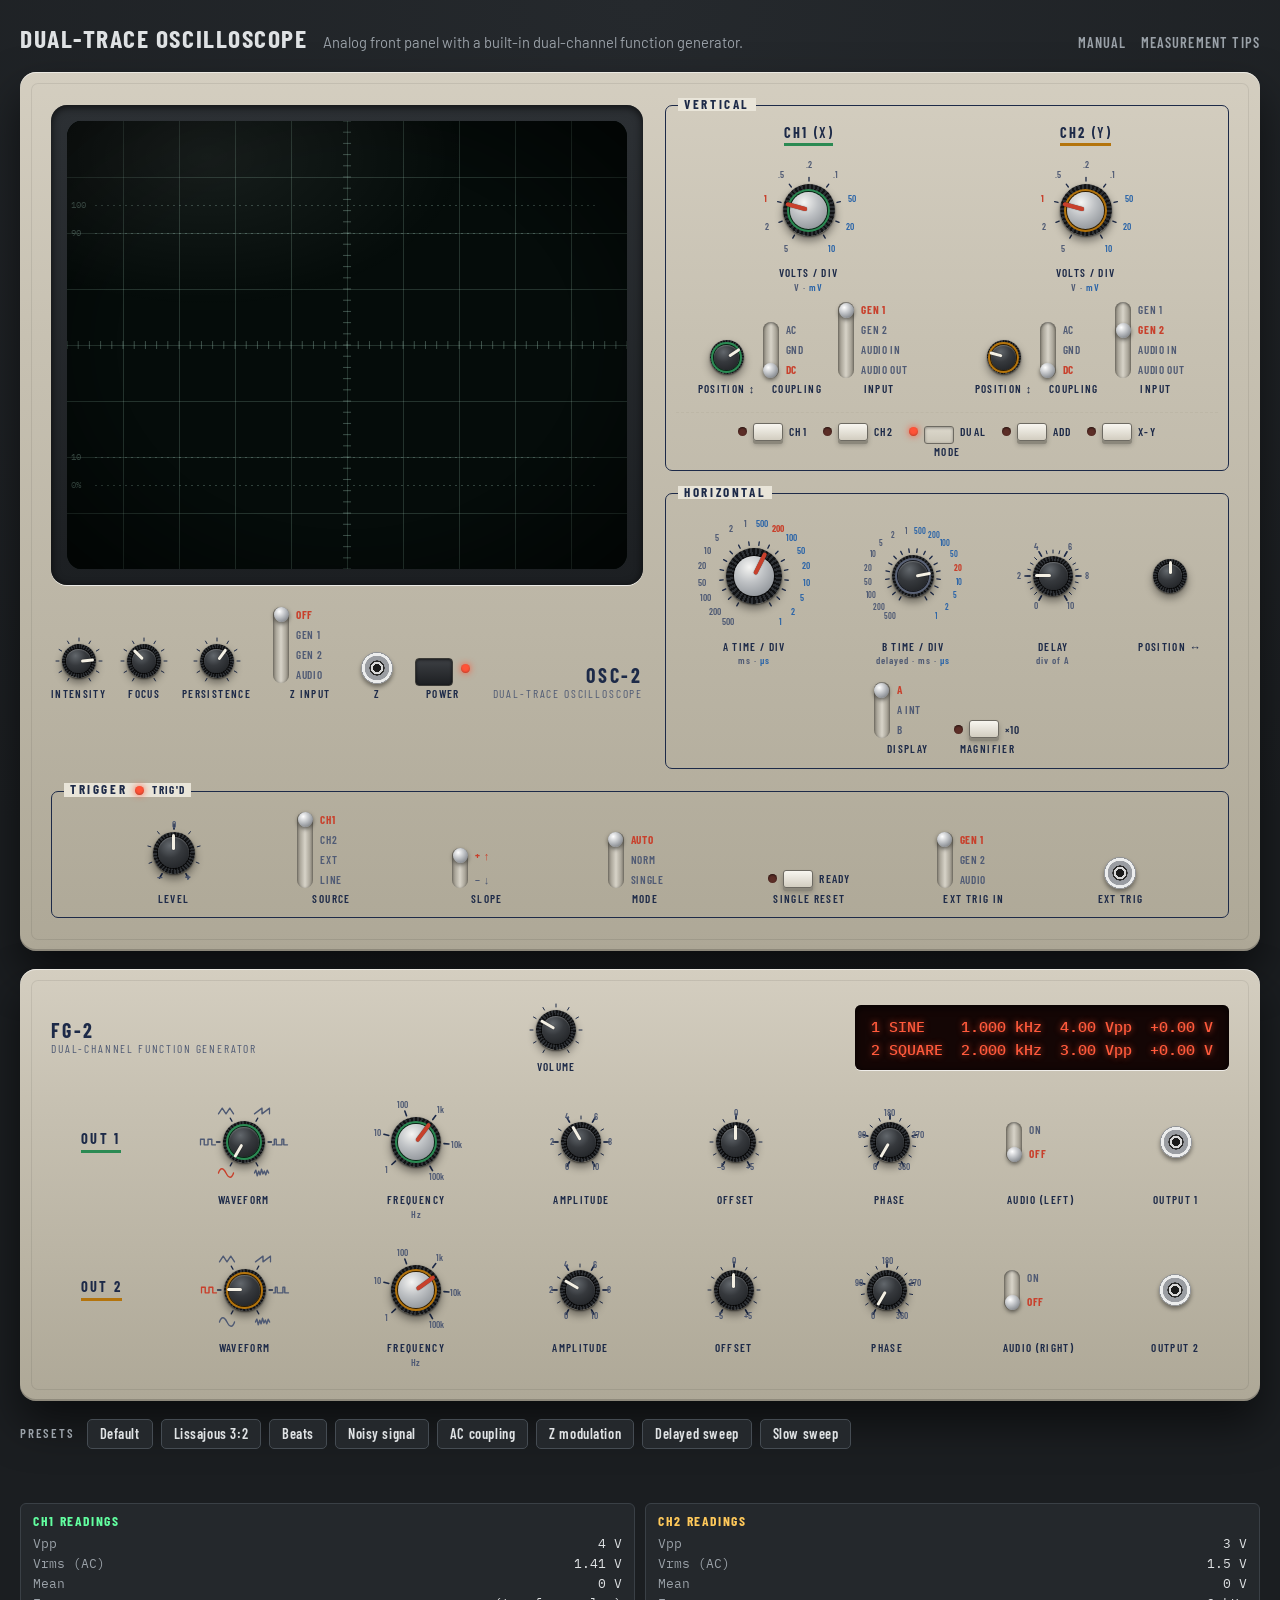
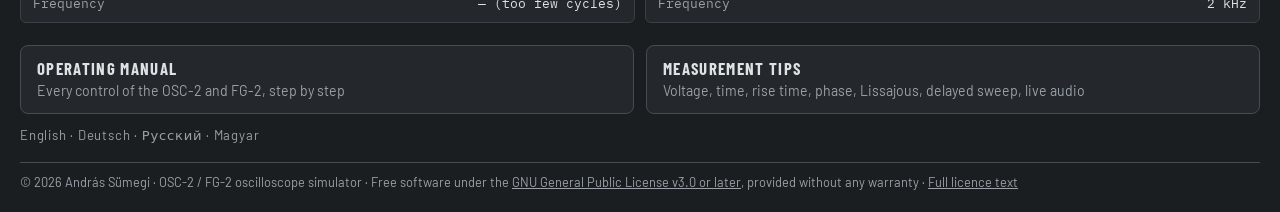
<file: index.html>
<!doctype html>
<html lang="en">
<head>
<meta charset="utf-8">
<meta name="viewport" content="width=device-width, initial-scale=1, viewport-fit=cover">
<title>Dual-Trace Oscilloscope</title>

<meta name="description" content="Dual-trace oscilloscope simulator with an analog front panel: rotary knobs, dual time base with delayed sweep, Z input, external/line/single triggering, a function generator, live audio input and audio output, right in the browser.">
<meta property="og:title" content="Dual-Trace Oscilloscope">
<meta property="og:description" content="Analog oscilloscope simulator with rotary knobs, live microphone/audio input and a function generator you can send to your speakers.">
<meta property="og:type" content="website">
<meta name="theme-color" content="#1b1e21">
<link rel="icon" href="favicon.svg" type="image/svg+xml">
<style>
:root{padding-top:env(safe-area-inset-top,0px);padding-bottom:env(safe-area-inset-bottom,0px)}
body{margin:0;font:14px/1.4 system-ui,sans-serif}
[hidden]{display:none!important}
</style>
<!--
  OSC-2 / FG-2 — dual-trace oscilloscope and function generator simulator
  Copyright (C) 2026 András Sümegi

  This program is free software: you can redistribute it and/or modify it under the terms of the
  GNU General Public License as published by the Free Software Foundation, either version 3 of the
  License, or (at your option) any later version.

  This program is distributed in the hope that it will be useful, but WITHOUT ANY WARRANTY; without
  even the implied warranty of MERCHANTABILITY or FITNESS FOR A PARTICULAR PURPOSE. See the GNU
  General Public License for more details: <https://www.gnu.org/licenses/>.

  SPDX-License-Identifier: GPL-3.0-or-later
-->
<link rel="preconnect" href="https://fonts.googleapis.com">
<link rel="stylesheet" href="https://fonts.googleapis.com/css2?family=Barlow+Condensed:wght@500;600;700&family=Barlow:wght@400;500&family=IBM+Plex+Mono:wght@400;500&display=swap">
<style>
/* One deliberately dark "workbench" world: beige instrument cases, navy silkscreen, black knurled knobs. */
:root{
  color-scheme:dark;
  --bench:#1b1e21; --bench-2:#25292d; --bench-ink:#dfe2e4; --bench-soft:#9aa1a8;
  --page-bg:radial-gradient(120% 80% at 50% 0%,var(--bench-2),var(--bench) 70%);
  --card-bg:#24282c; --card-line:#3a4046; --card-ink:#dfe2e4; --card-soft:#9aa1a8; --st-err:#ff9b85; --st-ok:#8fe0b0;
  --case:#c7c1b2; --case-2:#aea897; --face:#e9e5d9; --rule:#bdb7a7;
  --silk:#1d2a48; --silk-soft:#4f5a74;
  --ch1:#2b8a53; --ch2:#b4740c; --red:#c8402c; --focus:#3b7dd8;
  --f-label:"Barlow Condensed","Arial Narrow",Arial,sans-serif;
  --f-body:"Barlow",system-ui,sans-serif;
  --f-mono:"IBM Plex Mono",ui-monospace,Menlo,Consolas,monospace;
}
html,body{min-height:100%}
/* Embedded in another site (?embed): the host page's own background shows through; lettering follows it. */
:root.embed{--page-bg:transparent;--bench-ink:#1d2433;--bench-soft:#586072;--st-err:#b4391f;--st-ok:#1f7a4a;color-scheme:light}
:root.embed.embed-dark{--bench-ink:#dfe2e4;--bench-soft:#9aa1a8;--st-err:#ff9b85;--st-ok:#8fe0b0;color-scheme:dark}
:root.embed body{padding-inline:8px;padding-block:8px}
:root.embed:not(.embed-dark) .case{box-shadow:0 6px 16px rgba(0,0,0,.16),inset 0 1px 0 rgba(255,255,255,.55),inset 0 -2px 0 rgba(0,0,0,.18)}   /* lighter shadow on a light page */
body{background:var(--page-bg);color:var(--bench-ink);font-family:var(--f-body);
  padding-inline:16px;padding-block:20px}
header,.bench,footer{max-width:1240px;margin-inline:auto}
header{margin-bottom:16px;display:flex;flex-wrap:wrap;align-items:baseline;gap:4px 16px}
h1{font-family:var(--f-label);font-weight:700;font-size:1.6rem;letter-spacing:.06em;text-transform:uppercase;margin:0;text-wrap:balance}
header p{margin:0;color:var(--bench-soft);font-size:.92rem}
.bench{display:flex;flex-direction:column;gap:18px}

/* ---- Instrument case ---- */
.case{background:linear-gradient(#d4cec0,var(--case) 30%,var(--case-2));border-radius:16px;padding:11px;
  box-shadow:0 22px 44px rgba(0,0,0,.55),inset 0 1px 0 rgba(255,255,255,.55),inset 0 -2px 0 rgba(0,0,0,.18)}
.face{--sc:radial-gradient(circle,#9b968a 0 2.2px,#6c685f 2.6px 3.4px,transparent 3.8px);
  background:var(--sc) 9px 9px/8px 8px no-repeat,var(--sc) right 9px top 9px/8px 8px no-repeat,
             var(--sc) 9px bottom 9px/8px 8px no-repeat,var(--sc) right 9px bottom 9px/8px 8px no-repeat,var(--face);
  border-radius:7px;padding:22px 20px;color:var(--silk);box-shadow:inset 0 0 0 1px rgba(0,0,0,.08)}
.scope-face{display:grid;grid-template-columns:minmax(0,1.05fr) minmax(0,1fr);gap:22px}
.trig-sec{grid-column:1/-1}                     /* wide: a full-width band under screen and controls */
.trig-sec .row{display:contents}                /* every trigger control is spaced evenly along the band */
.trig-sec .sec-in{justify-content:space-evenly}
@media (max-width:1279px){.scope-face{grid-template-columns:1fr}   /* below this the two channels no longer fit side by side */
  .screen-col{order:1;width:100%;max-width:760px;justify-self:center}.trig-sec{order:2}.ctl{order:3}}   /* narrow: trigger straight under the screen */
@media (max-width:480px){.face{padding:18px 12px}.case{padding:7px}}

/* ---- Screen ---- */
.screen-col{display:flex;flex-direction:column;gap:22px;min-width:0}
.bezel{background:linear-gradient(#2c3034,#1c1f22);border-radius:16px;padding:16px;
  box-shadow:inset 0 2px 8px rgba(0,0,0,.7),0 1px 0 rgba(255,255,255,.7)}
.crt{position:relative;aspect-ratio:10/8;max-width:100%;border-radius:14px/16px;overflow:hidden;background:#050c0a;box-shadow:inset 0 0 50px rgba(0,0,0,.95)}
.crt canvas{position:absolute;inset:0;width:100%;height:100%;display:block}
.glass{position:absolute;inset:0;pointer-events:none;border-radius:inherit;
  background:radial-gradient(110% 80% at 25% 8%,rgba(255,255,255,.075),transparent 42%),radial-gradient(ellipse at center,transparent 58%,rgba(0,0,0,.6) 100%)}
.under{display:flex;flex-wrap:wrap;align-items:flex-end;justify-content:space-between;gap:14px 18px}
.under .grpk{display:flex;gap:14px;align-items:flex-end;flex-wrap:wrap}
.plate{font-family:var(--f-label);color:var(--silk);line-height:1.05;text-align:right}
.plate b{display:block;font-size:1.25rem;letter-spacing:.14em}
.plate span{font-size:.72rem;letter-spacing:.16em;text-transform:uppercase;color:var(--silk-soft)}

/* ---- Control sections ---- */
.ctl{display:grid;grid-template-columns:1fr 1fr;gap:22px 14px;align-content:start;min-width:0}
@media (max-width:600px){.ctl{grid-template-columns:1fr}}
.sec{position:relative;border:1.5px solid var(--silk);border-radius:7px;padding:20px 10px 12px;min-width:0}
.sec.full{grid-column:1/-1}
.sec-t{position:absolute;top:-.62em;left:12px;background:var(--face);padding:0 6px;font:700 .82rem/1 var(--f-label);letter-spacing:.2em;text-transform:uppercase;color:var(--silk);
  display:flex;align-items:center;gap:8px}
.sec-in{display:flex;flex-wrap:wrap;justify-content:space-around;align-items:flex-end;gap:16px 12px}
.chb{display:flex;flex-direction:column;align-items:center;gap:10px}
.cht{font:700 .9rem/1 var(--f-label);letter-spacing:.16em;padding-bottom:3px;border-bottom:3px solid}
.row{display:flex;gap:12px;align-items:flex-end;justify-content:center;flex-wrap:wrap}
.chb .row{gap:7px}

.nm{font:600 .7rem/1.1 var(--f-label);letter-spacing:.12em;text-transform:uppercase;color:var(--silk);text-align:center;white-space:nowrap}

/* ---- Rotary knob ---- */
.kn{display:flex;flex-direction:column;align-items:center;gap:3px;--a:0deg}
.kn-dial{position:relative;width:calc(var(--sz) + 2*var(--pad));height:calc(var(--sz) + 2*var(--pad))}
.kn-scale{position:absolute;inset:0;overflow:visible;stroke:var(--silk)}
.kn-lab{position:absolute;transform:translate(-50%,-50%);font:600 9.5px/1 var(--f-label);color:var(--silk-soft);white-space:nowrap;cursor:pointer;user-select:none;padding:1px 2px;border-radius:3px}
.kn-lab:hover{color:var(--silk)}
.kn-lab.u2{color:#2a64a8}
.kn-lab.on{color:var(--red);font-weight:700}
.kn.dense .kn-lab{font-size:8.5px;padding:0 1px}
.kn-box{display:flex;align-items:center;justify-content:center;height:var(--box)}  /* common box: knob axes on one line */
.row.axis{align-items:flex-start;flex-basis:100%;justify-content:space-around;gap:10px}
.nm .u2{color:#2a64a8}
.nm small{display:block;text-transform:none;font-size:.62rem;letter-spacing:.1em;margin-top:2px;color:var(--silk-soft)}
.kn-lab svg{display:block;width:17px;height:10px;fill:none;stroke:currentColor;stroke-width:1.5;stroke-linejoin:round;stroke-linecap:round}
.kn-unit{position:absolute;transform:translate(-50%,-50%);font:700 9px/1 var(--f-label);letter-spacing:.06em;color:var(--face);background:var(--silk);padding:1.5px 3px;border-radius:2px;pointer-events:none}
.kn-cap{position:absolute;left:var(--pad);top:var(--pad);width:var(--sz);height:var(--sz);border-radius:50%;cursor:grab;touch-action:none;
  box-shadow:0 5px 8px rgba(0,0,0,.42),0 1px 2px rgba(0,0,0,.6)}
.kn-cap.drag{cursor:grabbing}
.kn-cap:focus-visible{outline:2px solid var(--focus);outline-offset:3px}
.kn-rot,.kn-ptr{position:absolute;inset:0;border-radius:50%;transform:rotate(var(--a));pointer-events:none}
.kn-rot{background:repeating-conic-gradient(#111214 0deg 5deg,#2c2f33 5deg 10deg)}
.kn-face{position:absolute;inset:14%;border-radius:50%;pointer-events:none;
  background:radial-gradient(circle at 38% 28%,#62676c 0%,#36393d 42%,#1b1d20 100%);
  box-shadow:0 0 0 1px rgba(0,0,0,.75),0 0 0 3px var(--ring,transparent),inset 0 1px 1px rgba(255,255,255,.2)}
.kn-ptr::after{content:"";position:absolute;left:50%;top:6%;width:3px;height:38%;margin-left:-1.5px;border-radius:2px;background:#f4f0e4;box-shadow:0 0 1px rgba(0,0,0,.7)}
.kn.big .kn-face{background:radial-gradient(circle at 38% 28%,#f4f4f2 0%,#bfc2c5 40%,#7d8288 100%)}
.kn.big .kn-ptr::after{background:var(--red);width:4px;margin-left:-2px;height:44%;top:3%}
.kn-val{position:absolute;left:50%;bottom:calc(100% - var(--pad) + 6px);transform:translateX(-50%);background:var(--silk);color:#fff;
  font:500 11px/1.3 var(--f-mono);padding:2px 7px;border-radius:4px;white-space:nowrap;opacity:0;pointer-events:none;transition:opacity .15s;z-index:5}
.kn.show .kn-val{opacity:1}
@media (hover:hover){.kn-cap:hover~.kn-val{opacity:1}}

/* ---- Toggle (lever) switch ---- */
.tg{display:flex;flex-direction:column;align-items:center;gap:5px}
.tg-in{display:flex;gap:5px;height:var(--h)}
.tg-slot{position:relative;width:16px;height:100%;border-radius:8px;border:0;padding:0;cursor:pointer;
  background:linear-gradient(90deg,#8f8a7d,#d7d3c8 50%,#8f8a7d);box-shadow:inset 0 1px 3px rgba(0,0,0,.55)}
.tg-slot:focus-visible{outline:2px solid var(--focus);outline-offset:3px}
.tg-slot::before{content:"";position:absolute;inset:-5px -9px}   /* larger, invisible hit area around the slot */
.tg-lever{position:absolute;left:50%;width:15px;height:15px;margin:-7.5px 0 0 -7.5px;border-radius:50%;
  background:radial-gradient(circle at 35% 30%,#fff,#b9bcc0 45%,#62666c);box-shadow:0 2px 4px rgba(0,0,0,.55);transition:top .08s;pointer-events:none}
.tg-opts{position:relative;width:var(--w,3.4em)}
.tg-o{position:absolute;left:0;transform:translateY(-50%);background:none;border:0;padding:1px 2px;cursor:pointer;
  font:600 .7rem/1 var(--f-label);letter-spacing:.06em;color:var(--silk-soft);white-space:nowrap}
.tg-o.on{color:var(--red);font-weight:700}
.tg-o.na{opacity:.38;text-decoration:line-through;text-decoration-thickness:1px}   /* position not available in this view */
.tg{position:relative}
.tg-note{position:absolute;top:100%;left:50%;margin-top:6px;width:max-content;max-width:210px;z-index:20;
  background:var(--silk);color:#fff;font:500 .74rem/1.35 var(--f-body);padding:6px 9px;border-radius:5px;box-shadow:0 4px 10px rgba(0,0,0,.3);
  text-align:left;white-space:normal;opacity:0;pointer-events:none;transition:opacity .15s;transform:translateX(calc(-50% + var(--dx,0px)))}
.tg-note.show{opacity:1}

/* ---- Push buttons, lamps, connectors ---- */
.pbg{display:flex;flex-direction:column;gap:7px}
.pbg.h{flex-direction:row;flex-wrap:wrap;justify-content:center;gap:10px 16px}
.tg.wide{flex-basis:100%;padding-top:10px;border-top:1px dashed var(--rule)}
.pbr{display:flex;align-items:center;gap:6px}
.pbtn{width:30px;height:18px;border-radius:3px;border:1px solid #6d6a62;cursor:pointer;padding:0;
  background:linear-gradient(#f8f6f0,#d2cdc0);box-shadow:0 3px 0 #8b877b,0 4px 5px rgba(0,0,0,.25);transition:transform .06s,box-shadow .06s}
.pbtn[aria-pressed="true"]{transform:translateY(3px);box-shadow:0 0 0 #8b877b,inset 0 1px 3px rgba(0,0,0,.35);background:linear-gradient(#ddd9cd,#cbc6b8)}
.pbtn:focus-visible{outline:2px solid var(--focus);outline-offset:3px}
.pbtn.mom:active{transform:translateY(3px);box-shadow:0 0 0 #8b877b,inset 0 1px 3px rgba(0,0,0,.35)}
.pbl{font:600 .72rem/1 var(--f-label);letter-spacing:.1em;color:var(--silk)}
.lamp{width:9px;height:9px;border-radius:50%;background:#5c2e27;box-shadow:inset 0 1px 2px rgba(0,0,0,.6);flex:none}
.lamp.on{background:#ff5338;box-shadow:0 0 7px #ff5338,inset 0 -1px 2px rgba(0,0,0,.25)}
.pwr{display:flex;flex-direction:column;align-items:center;gap:5px}
.pwr-in{display:flex;align-items:center;gap:8px}
.pwr button{width:38px;height:28px;border-radius:4px;border:1px solid #3b3a36;cursor:pointer;padding:0;
  background:linear-gradient(#3d4044,#1d1f22);box-shadow:0 3px 0 #0c0d0e,0 4px 6px rgba(0,0,0,.35);transition:transform .06s,box-shadow .06s}
.pwr button[aria-pressed="true"]{transform:translateY(3px);box-shadow:0 0 0 #0c0d0e,inset 0 1px 3px rgba(0,0,0,.6)}
.pwr button:focus-visible{outline:2px solid var(--focus);outline-offset:3px}
.bnc{display:flex;flex-direction:column;align-items:center;gap:4px}
.bnc i{width:32px;height:32px;border-radius:50%;display:block;
  background:radial-gradient(circle,#1a1a1a 0 17%,#d9d9d9 18% 27%,#2a2a2a 28% 33%,#9a9da2 34% 54%,#eceded 55% 66%,#8f9297 67% 100%);
  box-shadow:0 3px 4px rgba(0,0,0,.4)}

/* ---- Generator ---- */
.gen-face{display:flex;flex-direction:column;gap:20px}
.gen-top{display:flex;flex-wrap:wrap;gap:14px 24px;align-items:center;justify-content:space-between}
.gen-top .plate{text-align:left}
.disp{background:#140605;border-radius:6px;padding:10px 16px;box-shadow:inset 0 2px 8px rgba(0,0,0,.8),0 1px 0 rgba(255,255,255,.7);
  font:500 .95rem/1.5 var(--f-mono);color:#ff5a3c;text-shadow:0 0 6px rgba(255,80,50,.75);font-variant-numeric:tabular-nums;
  display:grid;grid-template-columns:auto auto auto auto;gap:0 18px;overflow-x:auto;max-width:100%;min-width:0}
.disp span{white-space:nowrap;text-align:right}
.disp span:first-child,.disp span:nth-child(4n+1){text-align:left}
.gen-rows{display:flex;flex-direction:column;gap:22px}

/* ---- On the bench: presets and measurements ---- */
.presets{display:flex;flex-wrap:wrap;gap:8px;align-items:center}
.presets>span{font:600 .8rem/1 var(--f-label);text-transform:uppercase;letter-spacing:.14em;color:var(--bench-soft);margin-right:4px}
button.pre{font:600 .9rem/1 var(--f-label);letter-spacing:.04em;background:var(--card-bg);color:var(--card-ink);border:1px solid #454c53;border-radius:5px;padding:7px 12px;cursor:pointer}
button.pre:hover{border-color:#7a8691}
button.pre:focus-visible{outline:2px solid var(--focus);outline-offset:2px}
.meas{display:grid;grid-template-columns:repeat(auto-fit,minmax(180px,1fr));gap:10px}
.mcard{background:var(--card-bg);color:var(--card-ink);border:1px solid var(--card-line);border-radius:6px;padding:9px 12px;font:.82rem/1.45 var(--f-mono);font-variant-numeric:tabular-nums;min-width:0}
.mcard h3{margin:0 0 4px;font:700 .85rem/1.2 var(--f-label);letter-spacing:.12em;text-transform:uppercase}
.mcard dl{margin:0;display:grid;grid-template-columns:auto 1fr;gap:1px 10px}
.mcard dt{color:var(--card-soft)} .mcard dd{margin:0;text-align:right}
.astat{margin:0;font-size:.88rem;color:var(--bench-soft);min-height:1.3em}
.astat.err{color:var(--st-err)}
.astat.ok{color:var(--st-ok)}
footer.docs{margin-top:22px;display:flex;flex-wrap:wrap;gap:12px;align-items:stretch}
a.doc{flex:1 1 260px;min-width:0;display:flex;flex-direction:column;gap:3px;text-decoration:none;color:var(--card-ink);
  background:var(--card-bg);border:1px solid #454c53;border-radius:8px;padding:12px 16px}
a.doc:hover{border-color:#7a8691}
a.doc:focus-visible{outline:2px solid var(--focus);outline-offset:2px}
a.doc b{font:700 1.05rem/1.2 var(--f-label);letter-spacing:.08em;text-transform:uppercase}
a.doc span{color:var(--card-soft);font-size:.88rem}
.langs-note{flex-basis:100%;margin:0;color:var(--bench-soft);font-size:.82rem;letter-spacing:.06em}
.legal{flex-basis:100%;margin:6px 0 0;padding-top:10px;border-top:1px solid color-mix(in srgb,var(--bench-soft) 35%,transparent);
  color:var(--bench-soft);font-size:.8rem;line-height:1.5}
.legal a{color:inherit}
.hdr-links{margin-left:auto;display:flex;gap:14px;font:600 .9rem/1 var(--f-label);letter-spacing:.08em;text-transform:uppercase}
.hdr-links a{color:var(--bench-soft);text-decoration:none;border-bottom:1px solid transparent}
.hdr-links a:hover{color:var(--bench-ink);border-bottom-color:currentColor}
</style>
<script>
(() => {                                        // ?embed — for an iframe in another site; optional &bg=<colour> or &theme=dark
  const q = new URLSearchParams(location.search);
  if (!q.has("embed")) return;
  const root = document.documentElement;
  root.classList.add("embed");
  let bg = q.get("bg"), dark = q.get("theme") === "dark";
  if (bg){
    if (/^[0-9a-f]{3}([0-9a-f]{3})?$/i.test(bg)) bg = "#" + bg;
    if (window.CSS && CSS.supports("color", bg)){
      root.style.setProperty("--page-bg", bg);
      const c = document.createElement("canvas").getContext("2d");   // light or dark lettering from the colour's luminance
      c.fillStyle = bg; c.fillRect(0, 0, 1, 1);
      const [R, G, B, A] = c.getImageData(0, 0, 1, 1).data;
      if (A > 0) dark = 0.2126*R + 0.7152*G + 0.0722*B < 128;
    }
  }
  if (dark) root.classList.add("embed-dark");
})();
</script>
</head>
<body>
<header>
  <h1>Dual-Trace Oscilloscope</h1>
  <p>Analog front panel with a built-in dual-channel function generator.</p>
  <nav class="hdr-links" aria-label="Documentation"><a href="help.html">Manual</a><a href="tips.html">Measurement tips</a></nav>
</header>

<main class="bench">
  <section class="case" aria-label="Oscilloscope">
    <div class="face scope-face">
      <div class="screen-col">
        <div class="bezel"><div class="crt">
          <canvas id="trace" aria-label="Oscilloscope screen"></canvas>
          <canvas id="grat" aria-hidden="true"></canvas>
          <div class="glass"></div>
        </div></div>
        <div class="under">
          <div class="grpk" id="slot-disp"></div>
          <div class="grpk" id="slot-z"></div>
          <div class="grpk" id="slot-pwr"></div>
          <div class="plate"><b>OSC-2</b><span>Dual-trace oscilloscope</span></div>
        </div>
      </div>
      <div class="ctl">
        <div class="sec full"><div class="sec-t">Vertical</div><div class="sec-in" id="slot-vert"></div></div>
        <div class="sec full"><div class="sec-t">Horizontal</div><div class="sec-in" id="slot-hor"></div></div>
      </div>
      <div class="sec trig-sec"><div class="sec-t">Trigger <i class="lamp" id="led"></i><span style="font-size:.7rem;letter-spacing:.12em">TRIG'D</span></div><div class="sec-in" id="slot-trig"></div></div>
    </div>
  </section>

  <section class="case" aria-label="Function generator">
    <div class="face gen-face">
      <div class="gen-top">
        <div class="plate"><b>FG-2</b><span>Dual-channel function generator</span></div>
        <div class="grpk" id="slot-vol"></div>
        <div class="disp" id="gdisp" aria-live="polite"></div>
      </div>
      <div class="gen-rows" id="slot-gen"></div>
    </div>
  </section>

  <div class="presets" id="presets"><span>Presets</span></div>
  <p class="astat" id="astat" role="status"></p>
  <div class="meas" id="meas" aria-live="polite"></div>
</main>
<footer class="docs">
  <a class="doc" href="help.html">
    <b>Operating manual</b>
    <span>Every control of the OSC-2 and FG-2, step by step</span></a>
  <a class="doc" href="tips.html">
    <b>Measurement tips</b>
    <span>Voltage, time, rise time, phase, Lissajous, delayed sweep, live audio</span></a>
  <p class="langs-note">English · Deutsch · Русский · Magyar</p>
  <p class="legal">© 2026 András Sümegi · OSC-2 / FG-2 oscilloscope simulator · Free software under the
    <a href="https://www.gnu.org/licenses/gpl-3.0.html" target="_blank" rel="noopener">GNU General Public License v3.0 or later</a>,
    provided without any warranty · <a href="LICENSE.txt" target="_blank" rel="noopener">Full licence text</a></p>
</footer>

<script>
"use strict";
// ---------- Constants ----------
const TDIV = [1e-6,2e-6,5e-6,1e-5,2e-5,5e-5,1e-4,2e-4,5e-4,1e-3,2e-3,5e-3,1e-2,2e-2,5e-2,.1,.2,.5];
const VDIV = [.01,.02,.05,.1,.2,.5,1,2,5];
const TDIV_K = [...TDIV].reverse();            // clockwise = faster, as on real instruments
const VDIV_K = [...VDIV].reverse();            // clockwise = more sensitive
const WAVE_KEYS = ["sine","square","triangle","saw","pulse","noise"];
const WAVES = {sine:"SINE",square:"SQUARE",triangle:"TRIANGLE",saw:"SAW",pulse:"PULSE 20%",noise:"NOISE"};
const GLYPH = {
  sine:"M1 5C3 -1 6 -1 9 5S15 11 17 5", square:"M1 8V2h4v6h4V2h4v6h4", triangle:"M1 8 5 2 9 8 13 2 17 8",
  saw:"M1 8 9 2V8L17 2V8", pulse:"M1 8h2V2h2v6h6V2h2v6h4", noise:"M1 5l1.5-3 1.5 6 1.5-5 1.5 4 1.5-6 1.5 5 1.5-3 1.5 4 1.5-5 1.5 3"
};
const PHOS = ["#62ffa0","#ffc95a"];
const ADDCOL = "#8fe8ff";
const SCREEN_BG = [5,12,10];
const ZBLANK_V = 5;                             // Z input: +5 V blanks the beam, negative voltage brightens it
const EXT_LV = .5;                              // EXT trigger level: 0.5 V per level-scale unit
const LINE_F = 50;                              // LINE trigger: internal 50 Hz reference (no mains here)

const DEFAULTS = () => ({
  power:true, spk:[false,false], vol:.3, mode:"dual", tdiv:2e-4, tdivB:2e-5, delay:2, hmode:"a", mag:false, hpos:0,
  z:{src:"off"}, ext:{src:"g1"}, intensity:.8, focus:.35, persist:.6,
  trig:{src:0, level:0, slope:1, mode:"auto"},
  ch:[
    {src:"g1", vdiv:1, pos:1.5, coup:"DC", wave:"sine",   f:1000, vpp:4, off:0, ph:0},
    {src:"g2", vdiv:1, pos:-2,  coup:"DC", wave:"square", f:2000, vpp:3, off:0, ph:0}
  ]
});
const D0 = DEFAULTS();
let S = DEFAULTS();

// ---------- Helpers ----------
function eng(v, unit){
  if (!isFinite(v)) return "—";
  const a = Math.abs(v);
  if (a === 0) return "0 " + unit;
  const p = [[1e6,"M"],[1e3,"k"],[1,""],[1e-3,"m"],[1e-6,"µ"],[1e-9,"n"]];
  for (const [m,s] of p) if (a >= m*0.9995) return +(v/m).toPrecision(3) + " " + s + unit;
  return +(v/1e-9).toPrecision(3) + " n" + unit;
}
function fixed(v, unit, d=3){                   // for the display: fixed number of digits
  const a = Math.abs(v), p = [[1e3,"k"],[1,""],[1e-3,"m"]];
  for (const [m,s] of p) if (a >= m*0.9995 || m === 1e-3) return (v/m).toFixed(a/m >= 100 ? d-2 : a/m >= 10 ? d-1 : d) + " " + s + unit;
}
function hash(n){ const s = Math.sin(n*127.1 + 311.7)*43758.5453; return s - Math.floor(s); }

// ---------- Signal generator ----------
function waveVal(c, t){
  const x = c.f*t + c.ph/360, fr = x - Math.floor(x), A = c.vpp/2;
  switch (c.wave){
    case "sine":     return A*Math.sin(2*Math.PI*x) + c.off;
    case "square":   return (fr < .5 ? A : -A) + c.off;
    case "triangle": return A*(4*Math.abs(fr-.5) - 1) + c.off;
    case "saw":      return A*(2*fr - 1) + c.off;
    case "pulse":    return (fr < .2 ? c.vpp : 0) + c.off;
    case "noise": {
      const r = t*c.f*20, i = Math.floor(r), u = r - i, s = u*u*(3-2*u);
      const a = hash(i)+hash(i+7919)+hash(i+104729)-1.5, b = hash(i+1)+hash(i+7920)+hash(i+104730)-1.5;
      return A*1.4*(a + (b-a)*s) + c.off;
    }
  }
  return 0;
}
const meanOf = c => c.off + (c.wave === "pulse" ? .2*c.vpp : 0);
const isGen = src => src === "g1" || src === "g2";
const genOf = c => S.ch[c.src === "g2" ? 1 : 0];   // generator settings feeding a GEN-sourced channel
const chDefSrc = k => k ? "g2" : "g1";            // fallback source when a live audio source goes away
function inV(k, t){
  const c = S.ch[k];
  if (c.coup === "GND") return 0;
  if (!isGen(c.src)){ const rg = RING[c.src]; return rg ? rg.at(k, t)*AUDIO_V : 0; }   // sound card: the hardware is already AC-coupled
  const g = genOf(c), v = waveVal(g, t);
  return c.coup === "AC" ? v - meanOf(g) : v;
}
const traceVal = (k, t) => k === "add" ? inV(0,t) + inV(1,t) : inV(k,t);
const traceCh  = k => k === "add" ? S.ch[0] : S.ch[k];
const tracesShown = () => ({ch1:[0], ch2:[1], dual:[0,1], add:["add"], xy:[]}[S.mode]);
const genOut = (g, t) => waveVal(S.ch[g], t);                     // generator output g, DC-coupled
const micMono = t => RING.mic ? (RING.mic.at(0, t) + RING.mic.at(1, t))/2*AUDIO_V : 0;
function auxV(src, t){ return src === "g1" ? genOut(0, t) : src === "g2" ? genOut(1, t) : src === "mic" ? micMono(t) : 0; }
function zFactor(t){
  if (S.z.src === "off") return 1;
  const f = 1 - auxV(S.z.src, t)/ZBLANK_V;
  return f < 0 ? 0 : f > 2 ? 2 : f;
}

// ---------- Trigger ----------
function trigV(t){                             // the signal the trigger circuit sees
  const s = S.trig.src;
  if (s === "line") return Math.sin(2*Math.PI*LINE_F*t);
  if (s === "ext") return auxV(S.ext.src, t);
  return inV(s, t);
}
function trigLevelV(){
  const s = S.trig.src;
  return s === "line" ? 0 : s === "ext" ? S.trig.level*EXT_LV : S.trig.level*S.ch[s].vdiv;
}
const audioSpan = () => Math.min(Math.max(10*S.tdiv, .025), 5);
const genSpan = c => Math.min(3/Math.max(c.f, 1e-3), 30);
function trigSpan(){
  const s = S.trig.src;
  if (s === "line") return 3/LINE_F;
  if (s === "ext") return S.ext.src === "mic" ? audioSpan() : genSpan(S.ch[S.ext.src === "g1" ? 0 : 1]);
  const c = S.ch[s];
  return isGen(c.src) ? genSpan(genOf(c)) : audioSpan();
}
function trigDead(){                            // no usable trigger signal at all
  const s = S.trig.src;
  if (s === "line") return false;
  if (s === "ext"){
    if (S.ext.src === "mic") return false;
    const g = S.ch[S.ext.src === "g1" ? 0 : 1]; return g.vpp === 0 && g.wave !== "noise";
  }
  const c = S.ch[s];
  if (c.coup === "GND") return true;
  const g = genOf(c);
  return isGen(c.src) && g.vpp === 0 && g.wave !== "noise";
}
function findTrig(from, span = trigSpan()){
  if (trigDead()) return null;
  const L = trigLevelV(), rising = S.trig.slope > 0;
  const n = 3000, h = span/n;
  let tp = from, vp = trigV(tp);
  for (let i = 1; i <= n; i++){
    const t = from + i*h, v = trigV(t);
    if (rising ? (vp < L && v >= L) : (vp > L && v <= L)){
      let a = tp, b = t;
      for (let j = 0; j < 40; j++){
        const m = (a+b)/2, vm = trigV(m);
        if (rising ? vm >= L : vm <= L) b = m; else a = m;
      }
      return b;
    }
    tp = t; vp = v;
  }
  return null;
}

// ---------- Canvas ----------
const cvT = document.getElementById("trace"), cvG = document.getElementById("grat");
const cT = cvT.getContext("2d"), cG = cvG.getContext("2d");
let W = 800, H = 640, DIV = 80, dpr = 1;
const sweep = {active:false, t0:0, drawn:0};
function resize(){
  dpr = Math.min(window.devicePixelRatio || 1, 2);
  const r = cvT.getBoundingClientRect();
  W = r.width; H = r.height; DIV = W/10;
  for (const cv of [cvT, cvG]){ cv.width = Math.round(W*dpr); cv.height = Math.round(H*dpr); }
  cT.setTransform(dpr,0,0,dpr,0,0); cG.setTransform(dpr,0,0,dpr,0,0);
  clearScreen(); drawGraticule();
}
function clearScreen(){ cT.fillStyle = `rgb(${SCREEN_BG})`; cT.fillRect(0,0,W,H); sweep.active = false; }
new ResizeObserver(resize).observe(cvT);

const yOf = (v, c) => H/2 - (v/c.vdiv + c.pos)*DIV;
function strokeTrace(pts, col, alphaMul = 1){
  if (pts.length < 4) return;
  const a = S.intensity*alphaMul;
  cT.lineJoin = "round"; cT.lineCap = "round";
  cT.beginPath(); cT.moveTo(pts[0], pts[1]);
  for (let i = 2; i < pts.length; i += 2) cT.lineTo(pts[i], pts[i+1]);
  cT.globalAlpha = a*.35; cT.strokeStyle = col; cT.lineWidth = 2 + S.focus*8;
  cT.shadowColor = col; cT.shadowBlur = 4 + S.focus*14; cT.stroke();
  cT.shadowBlur = 0; cT.globalAlpha = Math.min(1, a*1.1);
  cT.lineWidth = .9 + S.focus*2.2; cT.strokeStyle = col; cT.stroke();
  cT.globalAlpha = Math.min(1, a*.9); cT.lineWidth = .6; cT.strokeStyle = "#f4fff8"; cT.stroke();
  cT.globalAlpha = 1;
}
const colOf = k => k === "add" ? ADDCOL : PHOS[k];
function strokeTraceMod(pts, fac, col, alphaMul = 1){   // per-point brightness (Z input, A INT)
  if (!fac){ strokeTrace(pts, col, alphaMul); return; }
  const q = i => Math.round(fac[i]*6)/6, N = fac.length;
  let s = 0, cur = q(0);
  for (let i = 1; i < N; i++){
    const l = q(i);
    if (l !== cur || i === N - 1){
      if (cur > 0) strokeTrace(pts.slice(2*s, 2*i + 2), col, alphaMul*cur);
      s = i; cur = l;
    }
  }
}

// ---------- Drawing ----------
const N_FAST = 1100, N_SLOW = 1600;
let trigd = false, sim = 0, measT0 = 0, measDur = 10*D0.tdiv, audT = null;   // audT: the sound-card clock, when a live audio source is active
const single = {armed:false, done:false, armT:0, armAudio:false};   // SINGLE sweep state; armT: when it was armed
function armSingle(){                           // RESET: wait for the first trigger that comes AFTER this moment
  const a = audioNow();
  Object.assign(single, {armed:true, done:false, armT:a !== null ? a : sim, armAudio:a !== null});
}
function afterArm(from, span){                  // with live audio, never search samples from before arming
  const end = from + span, f = Math.max(from, single.armT);
  return [f, end - f];
}
function hWindow(t0){                           // displayed time window for an A sweep that starts at t0
  const tdA = S.tdiv, tdB = Math.min(S.tdivB, tdA);
  let ws = t0, dd = 10*tdA;
  if (S.hmode === "b"){ ws = t0 + S.delay*tdA; dd = 10*tdB; }
  if (S.mag){ ws += .45*dd; dd /= 10; }         // ×10: the centre tenth of the screen fills it
  return {ws, dd, end:Math.max(t0 + 10*tdA, ws + dd)};
}
function intenFactor(t, t0){                    // A INT: brighten the part of sweep A that sweep B shows
  if (S.hmode !== "ai") return 1;
  const s = t0 + S.delay*S.tdiv, e = s + 10*Math.min(S.tdivB, S.tdiv);
  return t >= s && t <= e ? 1.7 : .3;
}
function facArr(ts, n, step, t0){               // brightness per point, or null when uniform
  if (S.z.src === "off" && S.hmode !== "ai") return null;
  const f = new Float32Array(n + 1);
  for (let i = 0; i <= n; i++){ const t = ts + i*step; f[i] = zFactor(t)*intenFactor(t, t0); }
  return f;
}
function drawYT(){
  const ks = tracesShown(), aud = audT !== null, tdA = S.tdiv, isSingle = S.trig.mode === "single";
  if (isSingle && !single.armed){ trigd = false; return; }
  const guard = isSingle && aud;                // armed while samples are already in the buffer
  if (guard && !single.armAudio){ single.armT = sim; single.armAudio = true; }   // live audio started after arming
  const lead = hWindow(0).end + 5*tdA;          // how far a sweep reaches past its trigger
  if (10*tdA <= .1){
    // with live audio, search for the trigger in samples that have already arrived
    let span = trigSpan(), from = aud ? sim - lead - span : sim;
    if (guard) [from, span] = afterArm(from, span);
    let tt = span > 0 ? findTrig(from, span) : null; trigd = tt !== null;
    if (tt === null){ if (S.trig.mode !== "auto") return; tt = aud ? sim - lead : sim; }
    const t0 = tt - S.hpos*tdA, w = hWindow(t0), step = w.dd/N_FAST;
    measT0 = w.ws; measDur = w.dd;
    const fac = facArr(w.ws, N_FAST, step, t0);
    for (const k of ks){
      const c = traceCh(k), pts = [];
      for (let i = 0; i <= N_FAST; i++) pts.push(i/N_FAST*W, yOf(traceVal(k, w.ws + i*step), c));
      strokeTraceMod(pts, fac, colOf(k), ks.length > 1 ? .9 : 1);
    }
    if (isSingle){ single.armed = false; single.done = true; }
  } else {                                      // slow time base: the beam travels in real time
    if (!sweep.active){
      let tt;
      if (!aud) tt = findTrig(sim);
      else { const [f, sp] = guard ? afterArm(sim - .05, .05) : [sim - .05, .05]; tt = sp > 0 ? findTrig(f, sp) : null; }
      let t0;
      if (tt !== null){ t0 = tt - S.hpos*tdA; trigd = true; }
      else if (S.trig.mode === "auto"){ t0 = sim; trigd = false; }
      else return;
      const w = hWindow(t0);
      Object.assign(sweep, {active:true, t0, ws:w.ws, dd:w.dd, end:w.end, drawn:0});
      measT0 = w.ws; measDur = w.dd;
    }
    const fr = Math.max(0, Math.min(1, (sim - sweep.ws)/sweep.dd));
    if (fr > sweep.drawn){
      const i0 = Math.floor(sweep.drawn*N_SLOW), i1 = Math.ceil(fr*N_SLOW), step = sweep.dd/N_SLOW;
      const fac = facArr(sweep.ws + i0*step, i1 - i0, step, sweep.t0);
      for (const k of ks){
        const c = traceCh(k), pts = [];
        for (let i = i0; i <= i1; i++) pts.push(i/N_SLOW*W, yOf(traceVal(k, sweep.ws + i*step), c));
        strokeTraceMod(pts, fac, colOf(k));
        if (!fac || fac[fac.length-1] > .05){    // the bright spot of the beam
          const lx = pts[pts.length-2], ly = pts[pts.length-1];
          cT.fillStyle = "#ffffff"; cT.shadowColor = colOf(k); cT.shadowBlur = 12;
          cT.beginPath(); cT.arc(lx, ly, 1.6 + S.focus*1.5, 0, 7); cT.fill(); cT.shadowBlur = 0;
        }
      }
      sweep.drawn = fr;
    }
    if (sim >= sweep.end){ sweep.active = false; if (isSingle){ single.armed = false; single.done = true; } }
  }
}
function drawXY(){
  const dur = 10*S.tdiv, n = 2600, c1 = S.ch[0], c2 = S.ch[1], pts = [], t0 = audT !== null ? sim - dur : sim;
  measT0 = t0; measDur = dur;
  for (let i = 0; i <= n; i++){
    const t = t0 + i/n*dur;
    pts.push(W/2 + (inV(0,t)/c1.vdiv + S.hpos)*DIV, yOf(inV(1,t), c2));
  }
  trigd = false;
  const fac = S.z.src === "off" ? null : Float32Array.from({length:n + 1}, (_, i) => zFactor(t0 + i/n*dur));
  strokeTraceMod(pts, fac, PHOS[0]);
}
function fade(dt, keepBase){
  const keep = Math.pow(keepBase, dt*60);
  cT.globalAlpha = 1 - keep; cT.fillStyle = `rgb(${SCREEN_BG})`; cT.fillRect(0,0,W,H); cT.globalAlpha = 1;
}
function drawGraticule(){                       // graticule "engraved" on the front of the screen
  cG.clearRect(0,0,W,H);
  cG.strokeStyle = "rgba(150,190,175,.22)"; cG.lineWidth = 1;
  cG.beginPath();
  for (let i = 1; i < 10; i++){ const x = Math.round(i*DIV)+.5; cG.moveTo(x,0); cG.lineTo(x,H); }
  for (let j = 1; j < 8; j++){ const y = Math.round(j*DIV)+.5; cG.moveTo(0,y); cG.lineTo(W,y); }
  cG.stroke();
  cG.strokeStyle = "rgba(150,190,175,.38)"; cG.beginPath();
  for (let i = 0; i <= 50; i++){ const x = i*DIV/5; cG.moveTo(x, H/2-4); cG.lineTo(x, H/2+4); }
  for (let j = 0; j <= 40; j++){ const y = j*DIV/5; cG.moveTo(W/2-4, y); cG.lineTo(W/2+4, y); }
  cG.stroke();
  cG.setLineDash([2,4]); cG.strokeStyle = "rgba(150,190,175,.3)"; cG.beginPath();   // 0%, 10%, 90%, 100% lines
  for (const d of [-2.5,-2,2,2.5]){ const y = Math.round(H/2 + d*DIV)+.5; cG.moveTo(DIV*.5,y); cG.lineTo(W-DIV*.5,y); }
  cG.stroke(); cG.setLineDash([]);
  const fs = Math.max(9, Math.round(W/70));
  cG.font = `${fs}px "IBM Plex Mono", monospace`; cG.fillStyle = "rgba(150,190,175,.45)";
  [["100",-2.5],["90",-2],["10",2],["0%",2.5]].forEach(([t,d]) => cG.fillText(t, 4, H/2 + d*DIV + fs*.35));
}

// ---------- Measurements ----------
function measure(k, t0, dur){
  const n = 3000; let mx = -Infinity, mn = Infinity, s2 = 0, s1 = 0; const v = new Float64Array(n);
  for (let i = 0; i < n; i++){ const x = traceVal(k, t0 + i/n*dur); v[i] = x; if (x>mx) mx=x; if (x<mn) mn=x; s1 += x; s2 += x*x; }
  let mean = s1/n; if (Math.abs(mean) < 1e-6*Math.max(1e-3, mx-mn)) mean = 0;
  const rms = Math.sqrt(Math.max(0, s2/n - mean*mean));
  const mid = (mx+mn)/2, hy = (mx-mn)*.05; let arm = false, first = -1, last = -1, cnt = 0;
  for (let i = 0; i < n; i++){
    if (v[i] < mid - hy) arm = true;
    else if (arm && v[i] > mid + hy){ arm = false; if (first < 0) first = i; last = i; cnt++; }
  }
  const f = cnt >= 2 && mx - mn > 1e-9 ? (cnt-1)/((last-first)/n*dur) : NaN;
  return {vpp: mx-mn, mean, rms, f};
}
const measEl = document.getElementById("meas");
function updateMeas(){
  if (!S.power){ measEl.innerHTML = ""; return; }
  const dur = measDur, ks = S.mode === "xy" ? [0,1] : tracesShown();
  let html = "";
  for (const k of ks){
    const m = measure(k, measT0, dur), name = k === "add" ? "CH1 + CH2" : `CH${k+1}`;
    const col = k === "add" ? ADDCOL : PHOS[k];
    html += `<div class="mcard"><h3 style="color:${col}">${name} readings</h3><dl>
      <dt>Vpp</dt><dd>${eng(m.vpp,"V")}</dd><dt>Vrms (AC)</dt><dd>${eng(m.rms,"V")}</dd>
      <dt>Mean</dt><dd>${eng(m.mean,"V")}</dd><dt>Frequency</dt><dd>${isFinite(m.f) ? eng(m.f,"Hz") : "— (too few cycles)"}</dd></dl></div>`;
  }
  if (S.mode === "xy" && isGen(S.ch[0].src) && isGen(S.ch[1].src)){   // generator settings of the X and Y signals
    const gx = genOf(S.ch[0]), gy = genOf(S.ch[1]);
    if (gy.f > 0) html += `<div class="mcard"><h3>XY ratio</h3><dl><dt>fx : fy</dt><dd>${(gx.f/gy.f).toFixed(3)}</dd><dt>Phase difference</dt><dd>${((gx.ph - gy.ph + 720) % 360).toFixed(0)}°</dd></dl></div>`;
  }
  measEl.innerHTML = html;
}


// ---------- Sound card: inputs and output ----------
const AUDIO_V = 1;                              // digital full scale = ±1 V
const RING_N = 1 << 19;                         // ~11 s of history at 48 kHz
class Ring{
  constructor(sr){ this.d = [new Float32Array(RING_N), new Float32Array(RING_N)]; this.latest = -1; this.sr = sr; }
  push(f0, l, r){
    for (let j = 0; j < l.length; j++){ const i = (f0 + j) & (RING_N - 1); this.d[0][i] = l[j]; this.d[1][i] = r[j]; }
    if (f0 + l.length - 1 > this.latest) this.latest = f0 + l.length - 1;
  }
  at(ch, t){                                    // t: sound-card time in seconds, linearly interpolated
    const x = t*this.sr, i = Math.floor(x);
    if (i < this.latest - RING_N + 2 || i + 1 > this.latest) return 0;
    const a = this.d[ch][i & (RING_N - 1)], b = this.d[ch][(i + 1) & (RING_N - 1)];
    return a + (b - a)*(x - i);
  }
}
const RING = {mic:null, sys:null};
const AUD = {ctx:null, ready:null, worklet:false, gen:null, genP:null, sink:null, streams:{}, pending:{}};
function genS(p, k, t){
  if (!p.spk[k]) return 0;
  const c = p.ch[k], v = (waveVal(c, t) - meanOf(c))/5*p.vol;      // 10 Vpp = full scale; DC removed
  return v > 1 ? 1 : v < -1 ? -1 : v;
}
const WSRC = `${hash.toString()}
${waveVal.toString()}
const meanOf = ${meanOf.toString()};
${genS.toString()}
class Gen extends AudioWorkletProcessor{
  constructor(){ super(); this.p = null; this.port.onmessage = e => { this.p = e.data; }; }
  process(i, o){
    const L = o[0][0], R = o[0][1], p = this.p;
    if (!p || !L) return true;
    for (let n = 0; n < L.length; n++){ const t = (currentFrame + n)/sampleRate; L[n] = genS(p, 0, t); if (R) R[n] = genS(p, 1, t); }
    return true;
  }
}
class Tap extends AudioWorkletProcessor{
  constructor(){ super(); this.n = 0; this.f0 = 0; this.l = new Float32Array(1024); this.r = new Float32Array(1024); }
  process(inp){
    const a = inp[0] || [], L = a[0], R = a[1] || a[0], len = L ? L.length : 128;
    for (let j = 0; j < len; j++){
      if (this.n === 0) this.f0 = currentFrame + j;
      this.l[this.n] = L ? L[j] : 0; this.r[this.n] = R ? R[j] : 0;
      if (++this.n === 1024){
        this.port.postMessage({f0:this.f0, l:this.l, r:this.r}, [this.l.buffer, this.r.buffer]);
        this.l = new Float32Array(1024); this.r = new Float32Array(1024); this.n = 0;
      }
    }
    return true;
  }
}
registerProcessor("osc-gen", Gen);
registerProcessor("osc-tap", Tap);`;

function ensureCtx(){                           // must be called from a user action (autoplay policy)
  if (!AUD.ctx){
    const AC = window.AudioContext || window.webkitAudioContext;
    if (!AC){ status("This browser does not support Web Audio.", "err"); return Promise.reject(new Error("noaudio")); }
    AUD.ctx = new AC();
    AUD.ready = setupAudio();
  }
  if (AUD.ctx.state === "suspended") AUD.ctx.resume();
  return AUD.ready;
}
async function setupAudio(){
  const ctx = AUD.ctx;
  try {
    const url = URL.createObjectURL(new Blob([WSRC], {type:"application/javascript"}));
    await ctx.audioWorklet.addModule(url); AUD.worklet = true;
  } catch (e) { AUD.worklet = false; }
  AUD.sink = ctx.createGain(); AUD.sink.gain.value = 0; AUD.sink.connect(ctx.destination);
  if (AUD.worklet){
    AUD.gen = new AudioWorkletNode(ctx, "osc-gen", {numberOfInputs:0, numberOfOutputs:1, outputChannelCount:[2]});
  } else {                                      // fallback for older browsers
    AUD.gen = ctx.createScriptProcessor(2048, 1, 2);
    AUD.gen.onaudioprocess = e => {
      const L = e.outputBuffer.getChannelData(0), R = e.outputBuffer.getChannelData(1), p = AUD.genP, sr = ctx.sampleRate;
      const f0 = Math.round(e.playbackTime*sr);
      for (let n = 0; n < L.length; n++){ const t = (f0 + n)/sr; L[n] = p ? genS(p, 0, t) : 0; R[n] = p ? genS(p, 1, t) : 0; }
    };
  }
  AUD.gen.connect(ctx.destination);
  pushGen();
}
function pushGen(){
  if (!AUD.gen) return;
  const p = {ch:S.ch.map(c => ({wave:c.wave, f:c.f, vpp:c.vpp, off:c.off, ph:c.ph})), spk:[...S.spk], vol:S.vol};
  if (AUD.worklet) AUD.gen.port.postMessage(p); else AUD.genP = p;
}
function makeTap(srcNode, ring){
  const ctx = AUD.ctx;
  let node;
  if (AUD.worklet){
    node = new AudioWorkletNode(ctx, "osc-tap", {numberOfInputs:1, numberOfOutputs:1, outputChannelCount:[1], channelCount:2, channelCountMode:"explicit"});
    node.port.onmessage = e => ring.push(e.data.f0, e.data.l, e.data.r);
  } else {
    node = ctx.createScriptProcessor(2048, 2, 1);
    node.onaudioprocess = e => {
      const ib = e.inputBuffer, l = ib.getChannelData(0).slice(), r = (ib.numberOfChannels > 1 ? ib.getChannelData(1) : ib.getChannelData(0)).slice();
      ring.push(Math.round(e.playbackTime*ctx.sampleRate), l, r);
    };
  }
  srcNode.connect(node); node.connect(AUD.sink);
  return node;
}
const SRC_NAME = {mic:"Audio input (AUDIO IN)", sys:"Playback audio (AUDIO OUT)"};
function startSource(kind){                     // one open at a time per source kind
  if (AUD.streams[kind]) return Promise.resolve();
  if (!AUD.pending[kind]) AUD.pending[kind] = openSource(kind).finally(() => { delete AUD.pending[kind]; });
  return AUD.pending[kind];
}
async function openSource(kind){
  const ready = ensureCtx();                    // still within the click
  const md = navigator.mediaDevices;
  if (!md || !window.isSecureContext) throw Object.assign(new Error(), {name:"Insecure"});
  let stream;
  const ac = {echoCancellation:false, noiseSuppression:false, autoGainControl:false};
  if (kind === "mic"){
    if (!md.getUserMedia) throw Object.assign(new Error(), {name:"Unsupported"});
    stream = await md.getUserMedia({audio:{...ac, channelCount:{ideal:2}}});
  } else {
    if (!md.getDisplayMedia) throw Object.assign(new Error(), {name:"Unsupported"});
    stream = await md.getDisplayMedia({video:true, audio:ac, systemAudio:"include"});
    stream.getVideoTracks().forEach(t => t.stop());
    if (!stream.getAudioTracks().length){ stream.getTracks().forEach(t => t.stop()); throw Object.assign(new Error(), {name:"NoAudioShared"}); }
  }
  await ready;
  const ring = new Ring(AUD.ctx.sampleRate);
  const src = AUD.ctx.createMediaStreamSource(stream), tap = makeTap(src, ring);
  RING[kind] = ring; AUD.streams[kind] = {stream, src, tap};
  stream.getAudioTracks()[0].addEventListener("ended", () => {
    S.ch.forEach((c, j) => { if (c.src === kind) c.src = chDefSrc(j); });
    if (kind === "mic"){ if (S.z.src === "mic") S.z.src = "off"; if (S.ext.src === "mic") S.ext.src = "g1"; }
    stopSource(kind); status(`${SRC_NAME[kind]}: the source ended; the channel switched back to the generator.`); changed();
  });
}
function stopSource(kind){
  const s = AUD.streams[kind]; if (!s) return;
  s.stream.getTracks().forEach(t => t.stop());
  try { s.src.disconnect(); s.tap.disconnect(); } catch (e) {}
  delete AUD.streams[kind]; RING[kind] = null;
}
function usedKinds(){                          // live audio sources something is switched to
  const k = new Set(S.ch.map(c => c.src).filter(x => !isGen(x)));
  if (S.z.src === "mic" || S.ext.src === "mic") k.add("mic");
  return k;
}
function releaseUnused(){ const u = usedKinds(); for (const k of ["mic","sys"]) if (AUD.streams[k] && !u.has(k)) stopSource(k); }
function audioNow(){                            // time of the newest sample from the slowest active source
  let t = null;
  for (const kind of usedKinds()){
    const rg = RING[kind];
    if (rg && rg.latest >= 0){ const x = rg.latest/rg.sr; t = t === null ? x : Math.min(t, x); }
  }
  return t;
}
function errText(kind, e){
  const n = e && e.name;
  if (n === "Insecure") return "Live audio input requires a secure (https) page.";
  if (n === "Unsupported") return kind === "sys" ? "This browser cannot capture playback audio (not supported on phones; works in desktop Chrome or Edge)." : "This browser does not provide access to the audio input.";
  if (n === "NoAudioShared") return "The share contained no audio. When sharing, tick \"Share tab audio\" or \"Share system audio\".";
  if (n === "NotFoundError") return "No audio input device found.";
  if (n === "NotReadableError") return "The audio device is in use by another program.";
  if (n === "NotAllowedError" || n === "SecurityError") return "Access was denied by the browser or the embedding page. Allow it in the browser's address bar; it is not available in the preview inside Claude, but works on your own (e.g. Vercel) site.";
  return "Could not open the audio source.";
}
const PP = document.permissionsPolicy || document.featurePolicy;
const allows = f => !PP || typeof PP.allowsFeature !== "function" || PP.allowsFeature(f);
const EMBED_MSG = "Not available in this embedded view (e.g. the preview inside Claude): it blocks the microphone and screen sharing. It works when the page is opened on its own site, e.g. on Vercel.";
function audioBlock(kind){                      // why a live audio source cannot be used here, or null
  const md = navigator.mediaDevices;
  if (!window.isSecureContext || !md) return "Live audio needs a secure (https) page.";
  if (kind === "mic"){
    if (!md.getUserMedia) return "This browser gives no access to the audio input.";
    if (!allows("microphone")) return EMBED_MSG;
  } else {
    if (!md.getDisplayMedia) return "This browser cannot capture playback audio (desktop Chrome or Edge only; not on phones).";
    if (!allows("display-capture")) return EMBED_MSG;
  }
  return null;
}
const NOTES = {};                               // switch key → shows a short message next to that switch
const noteAt = (key, msg) => { if (NOTES[key]) NOTES[key](msg); };
function selectSource(i, v){
  const c = S.ch[i]; c.src = v;
  if (isGen(v)) return;
  startSource(v).then(() => {
    status(`${SRC_NAME[v]} → CH${i+1} connected (${Math.round(AUD.ctx.sampleRate/100)/10} kHz). Full scale = ±1 V.`, "ok");
    changed();
  }).catch(e => {
    S.ch.forEach((ch, j) => { if (ch.src === v) ch.src = chDefSrc(j); });
    status(errText(v, e), "err"); noteAt("in" + i, errText(v, e)); changed();
  });
}
function selectAux(key, v){                     // Z input / EXT TRIG input source
  const prev = S[key].src, name = key === "z" ? "Z input" : "EXT TRIG";
  S[key].src = v;
  if (v !== "mic") return;
  startSource("mic").then(() => {
    status(`${SRC_NAME.mic} → ${name} connected. Full scale = ±1 V.`, "ok"); changed();
  }).catch(e => {
    if (S[key].src === "mic") S[key].src = prev !== "mic" ? prev : key === "z" ? "off" : "g1";
    status(errText("mic", e), "err"); noteAt(key, errText("mic", e)); changed();
  });
}
const astat = document.getElementById("astat");
function status(msg, kind){ astat.textContent = msg; astat.className = "astat" + (kind ? " " + kind : ""); }

// ---------- Controls ----------
const CTL = [];
const ANG = 150;                                // knobs turn ±150°
function el(tag, cls, html){ const e = document.createElement(tag); if (cls) e.className = cls; if (html !== undefined) e.innerHTML = html; return e; }
const rad = a => a*Math.PI/180;

function knob(o){
  const sz = o.size || 40, pad = o.pad ?? 8, D = sz + 2*pad, R = D/2;
  const n = o.steps ? o.steps.length : 0;
  const angOf = o.steps ? i => -ANG + i*2*ANG/(n-1) : v => -ANG + (v-o.min)/(o.max-o.min)*2*ANG;
  const wrap = el("div", "kn" + (o.big ? " big" : "") + (o.dense ? " dense" : ""));
  wrap.style.setProperty("--sz", sz+"px"); wrap.style.setProperty("--pad", pad+"px");
  if (o.ring) wrap.style.setProperty("--ring", o.ring);
  const dial = el("div", "kn-dial");
  const tick = (a, len, w) => { const r1 = sz/2 + 3, r2 = r1 + len, s = Math.sin(rad(a)), c = Math.cos(rad(a));
    return `<line x1="${(R+r1*s).toFixed(2)}" y1="${(R-r1*c).toFixed(2)}" x2="${(R+r2*s).toFixed(2)}" y2="${(R-r2*c).toFixed(2)}" stroke-width="${w}" stroke-linecap="round"/>`; };
  let svg = `<svg class="kn-scale" viewBox="0 0 ${D} ${D}" width="${D}" height="${D}" aria-hidden="true">`;
  if (o.steps) for (let i = 0; i < n; i++) svg += tick(angOf(i), 3.5, 1.3);
  else {
    const nt = o.ticks ?? 11;
    for (let i = 0; i < nt; i++) svg += tick(-ANG + i*2*ANG/(nt-1), 3, 1);
    for (const [v] of o.marks || []) svg += tick(angOf(v), 5, 1.6);
  }
  dial.innerHTML = svg + "</svg>";
  const LR = o.labR ?? (sz/2 + pad - 9);
  const place = (s, a, r) => { s.style.left = (R + r*Math.sin(rad(a))) + "px"; s.style.top = (R - r*Math.cos(rad(a))) + "px"; dial.append(s); return s; };
  const labs = [];
  if (o.steps) o.steps.forEach((st, i) => {
    const s = place(el("span", "kn-lab" + (st.c ? " " + st.c : ""), st.l), angOf(i), LR); labs.push(s);
    s.addEventListener("click", () => setU(i));
  });
  for (const [v, t] of o.marks || []){
    const s = place(el("span", "kn-lab", t), angOf(v), LR);
    s.addEventListener("click", () => setU(v));
  }
  for (const [p, t] of o.units || []) place(el("span", "kn-unit", t), angOf(p), LR + 14);
  const cap = el("div", "kn-cap", '<div class="kn-rot"></div><div class="kn-face"></div><div class="kn-ptr"></div>');
  cap.tabIndex = 0; cap.setAttribute("role", "slider"); cap.setAttribute("aria-label", o.label || o.name);
  const val = el("div", "kn-val");
  dial.append(cap, val);
  let holder = dial;
  if (o.box){ holder = el("div", "kn-box"); holder.style.setProperty("--box", o.box + "px"); holder.append(dial); }
  wrap.append(holder, el("div", "nm", o.name + (o.legend ? `<small>${o.legend}</small>` : "")));

  function setU(v){
    v = o.steps ? Math.max(0, Math.min(n-1, Math.round(v))) : Math.max(o.min, Math.min(o.max, v));
    if (v !== o.get()){ o.set(v); changed(); }
  }
  const unit = () => o.steps ? 1 : (o.max - o.min)/100;
  let drag = null, flashT = 0;
  const flash = () => { wrap.classList.add("show"); clearTimeout(flashT); flashT = setTimeout(() => { if (!drag && document.activeElement !== cap) wrap.classList.remove("show"); }, 900); };
  cap.addEventListener("pointerdown", e => {
    if (e.button) return;
    cap.setPointerCapture(e.pointerId); e.preventDefault(); cap.focus({preventScroll:true});
    drag = {x:e.clientX, y:e.clientY, v:o.get()}; wrap.classList.add("show"); cap.classList.add("drag");
  });
  cap.addEventListener("pointermove", e => {
    if (!drag) return;
    const d = (e.clientX - drag.x) - (e.clientY - drag.y);
    if (o.steps) setU(drag.v + d/24);
    else setU(drag.v + d/(e.shiftKey ? 1200 : 240)*(o.max - o.min));
  });
  const end = () => { if (!drag) return; drag = null; cap.classList.remove("drag"); flash(); };
  cap.addEventListener("pointerup", end); cap.addEventListener("pointercancel", end); cap.addEventListener("lostpointercapture", end);
  cap.addEventListener("wheel", e => { e.preventDefault(); const s = e.deltaY < 0 ? 1 : -1; setU(o.get() + s*unit()*(o.steps || !e.shiftKey ? 1 : .2)); flash(); }, {passive:false});
  cap.addEventListener("keydown", e => {
    const k = e.key, u = unit();
    const map = {ArrowUp:u, ArrowRight:u, ArrowDown:-u, ArrowLeft:-u, PageUp:u*(o.steps?3:10), PageDown:-u*(o.steps?3:10)};
    if (k in map){ setU(o.get() + map[k]); e.preventDefault(); }
    else if (k === "Home"){ setU(o.steps ? 0 : o.min); e.preventDefault(); }
    else if (k === "End"){ setU(o.steps ? n-1 : o.max); e.preventDefault(); }
  });
  cap.addEventListener("dblclick", () => { if (o.def !== undefined) setU(o.def()); });
  cap.addEventListener("focus", () => wrap.classList.add("show"));
  cap.addEventListener("blur", () => { if (!drag) wrap.classList.remove("show"); });

  CTL.push({sync(){
    const v = o.get(), a = angOf(v);
    wrap.style.setProperty("--a", a + "deg");
    labs.forEach((s, i) => s.classList.toggle("on", i === v));
    const txt = o.steps ? o.steps[v].t : o.fmt(v);
    val.textContent = txt;
    cap.setAttribute("aria-valuetext", txt);
    cap.setAttribute("aria-valuenow", +(+v).toFixed(4));
    cap.setAttribute("aria-valuemin", o.steps ? 0 : o.min); cap.setAttribute("aria-valuemax", o.steps ? n-1 : o.max);
  }});
  return wrap;
}

function lever(o){
  const n = o.opts.length, h = n === 2 ? 40 : 16 + (n-1)*20, pos = i => 8 + i*(h-16)/(n-1);
  const wrap = el("div", "tg"), inn = el("div", "tg-in"); inn.style.setProperty("--h", h+"px");
  if (o.w) inn.style.setProperty("--w", o.w);
  const slot = el("button", "tg-slot"), lev = el("span", "tg-lever"); slot.type = "button"; slot.append(lev);
  const box = el("div", "tg-opts"), note = el("div", "tg-note");
  note.setAttribute("role", "status");
  const idx = () => o.opts.findIndex(p => String(p[0]) === String(o.get()));
  const why = j => o.blocked ? o.blocked(o.opts[j][0]) : null;     // reason a position cannot be used here
  let noteT = 0;
  const showNote = msg => {                     // short message bubble under the switch, kept inside the window
    note.textContent = msg; note.style.setProperty("--dx", "0px"); note.classList.add("show");
    const rc = note.getBoundingClientRect(), vw = document.documentElement.clientWidth, m = 8;
    const dx = rc.left < m ? m - rc.left : rc.right > vw - m ? vw - m - rc.right : 0;
    note.style.setProperty("--dx", dx + "px");
    clearTimeout(noteT); noteT = setTimeout(() => note.classList.remove("show"), 5000);
  };
  if (o.key) NOTES[o.key] = showNote;
  const setIdx = j => {
    j = Math.max(0, Math.min(n-1, j));
    if (j === idx()) return true;
    const reason = why(j);
    if (reason){ showNote(reason); return false; }
    o.set(o.opts[j][0]); changed(); return true;
  };
  const labs = o.opts.map(([v, l], i) => {
    const b = el("button", "tg-o", l); b.type = "button"; b.style.top = pos(i) + "px"; b.tabIndex = -1;
    b.addEventListener("click", () => setIdx(i)); box.append(b); return b;
  });
  let drag = null;
  const step = (h - 16)/(n - 1);
  const yIn = e => e.clientY - slot.getBoundingClientRect().top;
  slot.style.touchAction = "none";
  slot.addEventListener("pointerdown", e => {
    if (e.button) return;
    slot.setPointerCapture(e.pointerId); e.preventDefault(); slot.focus({preventScroll:true});
    drag = {y:e.clientY, moved:false, changed:false, refused:false};
  });
  slot.addEventListener("pointermove", e => {     // dragging, with hysteresis so the lever never flickers between two positions
    if (!drag) return;
    if (!drag.moved && Math.abs(e.clientY - drag.y) < 7) return;
    drag.moved = true;
    const f = (yIn(e) - 8)/step;
    let i = idx();
    while (f > i + .65 && i < n - 1) i++;
    while (f < i - .65 && i > 0) i--;
    if (i !== idx() && !(drag.refused && why(i))){
      if (setIdx(i)) drag.changed = true; else drag.refused = true;   // one note per drag is enough
    }
  });
  slot.addEventListener("pointerup", e => {       // a click always switches: to the clicked position, or one step if the lever itself was clicked
    if (!drag) return;
    const d = drag; drag = null;
    if (d.changed || d.refused) return;
    const y = yIn(e), i = idx(), near = Math.max(0, Math.min(n - 1, Math.round((y - 8)/step)));
    if (near !== i) setIdx(near);
    else if (i === 0) setIdx(1);
    else if (i === n - 1) setIdx(n - 2);
    else setIdx(y < pos(i) ? i - 1 : i + 1);
  });
  slot.addEventListener("pointercancel", () => { drag = null; });
  slot.addEventListener("click", e => {           // Enter / Space: next usable position, wrapping round
    if (e.detail !== 0) return;
    for (let k = 1; k < n; k++){ const j = (idx() + k) % n; if (!why(j)){ setIdx(j); return; } }
  });
  slot.addEventListener("wheel", e => { e.preventDefault(); setIdx(idx() + (e.deltaY > 0 ? 1 : -1)); }, {passive:false});
  slot.addEventListener("keydown", e => {
    const d = {ArrowUp:-1, ArrowLeft:-1, ArrowDown:1, ArrowRight:1}[e.key];
    if (d){ setIdx(idx() + d); e.preventDefault(); }
  });
  inn.append(slot, box); wrap.append(inn, el("div", "nm", o.name), note);
  CTL.push({sync(){
    const i = idx(); lev.style.top = pos(i) + "px";
    labs.forEach((b, j) => {
      b.classList.toggle("on", j === i);
      const r = why(j); b.classList.toggle("na", !!r); b.title = r || "";
    });
    slot.setAttribute("aria-label", `${o.label || o.name}: ${o.opts[i][1]} (arrow keys move it up or down)`);
  }});
  return wrap;
}

function pushGroup(o){
  const wrap = el("div", "tg" + (o.horiz ? " wide" : "")), col = el("div", "pbg" + (o.horiz ? " h" : ""));
  const items = o.opts.map(([v, l]) => {
    const r = el("div", "pbr"), lamp = el("i", "lamp"), b = el("button", "pbtn");
    b.type = "button"; b.setAttribute("aria-label", `Mode: ${l}`);
    b.addEventListener("click", () => { o.set(v); changed(); });
    r.append(lamp, b, el("span", "pbl", l)); col.append(r);
    return {v, lamp, b};
  });
  wrap.append(col, el("div", "nm", o.name));
  CTL.push({sync(){ for (const it of items){ const on = it.v === o.get(); it.b.setAttribute("aria-pressed", on); it.lamp.classList.toggle("on", on && S.power); } }});
  return wrap;
}
function pushBtn(o){                            // single push button with a lamp; latching when o.pressed is given
  const w = el("div", "tg"), r = el("div", "pbr"), lamp = el("i", "lamp"), b = el("button", "pbtn" + (o.pressed ? "" : " mom"));
  b.type = "button"; b.setAttribute("aria-label", o.label || o.name);
  b.addEventListener("click", () => { o.onPress(); changed(); });
  r.append(lamp, b, el("span", "pbl", o.lampName || "")); w.append(r, el("div", "nm", o.name));
  CTL.push({sync(){ if (o.pressed) b.setAttribute("aria-pressed", !!o.pressed()); lamp.classList.toggle("on", !!o.lamp() && S.power); }});
  return {w, lamp};
}
const bnc = name => { const b = el("div", "bnc"); b.append(el("i"), el("div", "nm", name)); return b; };
const row = (...kids) => { const r = el("div", "row"); r.append(...kids); return r; };
const axisRow = (...kids) => { const r = row(...kids); r.classList.add("axis"); return r; };

// ---------- Panel assembly ----------
const pct = v => Math.round(v*100) + " %";
const tLab = v => v >= 1e-3 ? String(Math.round(v*1e3)) : String(Math.round(v*1e6));
const vLab = v => v >= .1 ? String(v).replace(/^0\./, ".") : String(Math.round(v*1e3));

document.getElementById("slot-disp").append(
  knob({name:"Intensity", size:34, pad:7, min:.1, max:1, get:()=>S.intensity, set:v=>S.intensity=v, fmt:pct, def:()=>D0.intensity}),
  knob({name:"Focus", size:34, pad:7, min:0, max:1, get:()=>S.focus, set:v=>S.focus=v, fmt:v=>v<.15?"sharp":v<.5?"medium":"blurred", def:()=>D0.focus}),
  knob({name:"Persistence", size:34, pad:7, min:0, max:.97, get:()=>S.persist, set:v=>S.persist=v, fmt:pct, def:()=>D0.persist})
);
document.getElementById("slot-z").append(
  lever({name:"Z input", label:"Z input source", w:"3.8em", key:"z", blocked:v => v === "mic" ? audioBlock("mic") : null, opts:[["off","OFF"],["g1","GEN 1"],["g2","GEN 2"],["mic","AUDIO"]],
    get:()=>S.z.src, set:v=>selectAux("z", v)}),
  bnc("Z")
);
(() => {                                        // power switch
  const w = el("div", "pwr"), inn = el("div", "pwr-in"), lamp = el("i", "lamp"), b = el("button");
  b.type = "button"; b.setAttribute("aria-label", "Power switch");
  b.addEventListener("click", () => { S.power = !S.power; changed(); });
  inn.append(b, lamp); w.append(inn, el("div", "nm", "Power"));
  document.getElementById("slot-pwr").append(w);
  CTL.push({sync(){ b.setAttribute("aria-pressed", S.power); lamp.classList.toggle("on", S.power); }});
})();

function chBlock(i){
  const c = () => S.ch[i], col = `var(--ch${i+1})`;
  const b = el("div", "chb");
  const t = el("div", "cht", `CH${i+1} <span style="font-weight:600;letter-spacing:.1em">${i ? "(Y)" : "(X)"}</span>`); t.style.borderColor = col;
  b.append(t,
    knob({name:"Volts / div", label:`CH${i+1} volts/div`, big:true, size:52, pad:28, ring:col,
      steps:VDIV_K.map(v => ({l:vLab(v), c:v < .1 ? "u2" : "", t:eng(v,"V") + " / div"})), legend:'V · <span class="u2">mV</span>',
      get:()=>VDIV_K.indexOf(c().vdiv), set:j=>c().vdiv=VDIV_K[j], def:()=>VDIV_K.indexOf(D0.ch[i].vdiv)}),
    row(
      knob({name:"Position ↕", label:`CH${i+1} vertical position`, size:34, pad:6, ticks:0, ring:col, min:-4, max:4,
        get:()=>c().pos, set:v=>c().pos=v, fmt:v=>(v>=0?"+":"")+v.toFixed(2)+" div", def:()=>0}),
      lever({name:"Coupling", label:`CH${i+1} coupling`, opts:[["AC","AC"],["GND","GND"],["DC","DC"]], get:()=>c().coup, set:v=>c().coup=v}),
      lever({name:"Input", label:`CH${i+1} input`, w:"4.3em", key:"in" + i, blocked:v => isGen(v) ? null : audioBlock(v), opts:[["g1","GEN 1"],["g2","GEN 2"],["mic","AUDIO IN"],["sys","AUDIO OUT"]],
        get:()=>c().src, set:v=>selectSource(i, v)})
    )
  );
  return b;
}
document.getElementById("slot-vert").append(
  chBlock(0), chBlock(1),
  pushGroup({name:"Mode", horiz:true, opts:[["ch1","CH1"],["ch2","CH2"],["dual","DUAL"],["add","ADD"],["xy","X-Y"]], get:()=>S.mode, set:v=>S.mode=v})
);
const HBOX = 124;                               // A TIME/DIV dial height: all horizontal knobs share it
document.getElementById("slot-hor").append(
  axisRow(
  knob({name:"A Time / div", box:HBOX, label:"A time/div (main)", big:true, size:56, pad:34,
    steps:TDIV_K.map(v => ({l:tLab(v), c:v < 1e-3 ? "u2" : "", t:"A " + eng(v,"s") + " / div"})), legend:'ms · <span class="u2">µs</span>',
    get:()=>TDIV_K.indexOf(S.tdiv), set:j=>{ S.tdiv = TDIV_K[j]; if (S.tdivB > S.tdiv) S.tdivB = S.tdiv; }, def:()=>TDIV_K.indexOf(D0.tdiv)}),
  knob({name:"B Time / div", box:HBOX, label:"B time/div (delayed)", size:42, pad:34, dense:true, ring:"#5a6275",
    steps:TDIV_K.map(v => ({l:tLab(v), c:v < 1e-3 ? "u2" : "", t:"B " + eng(v,"s") + " / div"})), legend:'delayed · ms · <span class="u2">µs</span>',
    get:()=>TDIV_K.indexOf(Math.min(S.tdivB, S.tdiv)), set:j=>{ S.tdivB = Math.min(TDIV_K[j], S.tdiv); }, def:()=>TDIV_K.indexOf(D0.tdivB)}),
  knob({name:"Delay", box:HBOX, label:"Delay time position", size:40, pad:23, ticks:21, min:0, max:10,
    marks:[[0,"0"],[2,"2"],[4,"4"],[6,"6"],[8,"8"],[10,"10"]], legend:"div of A",
    get:()=>S.delay, set:v=>S.delay=v, fmt:v=>`${v.toFixed(2)} div = ${eng(v*S.tdiv,"s")}`, def:()=>D0.delay}),
  knob({name:"Position ↔", box:HBOX, label:"Horizontal position", size:34, pad:6, ticks:0, min:-5, max:5,
    get:()=>S.hpos, set:v=>S.hpos=v, fmt:v=>(v>=0?"+":"")+v.toFixed(2)+" div", def:()=>0})
  ),
  row(
    lever({name:"Display", label:"Horizontal display", opts:[["a","A"],["ai","A INT"],["b","B"]], get:()=>S.hmode, set:v=>S.hmode=v}),
    pushBtn({name:"Magnifier", label:"×10 magnifier", lampName:"×10", pressed:()=>S.mag, lamp:()=>S.mag, onPress:()=>{ S.mag = !S.mag; }}).w
  )
);
let readyLamp;
document.getElementById("slot-trig").append(
  knob({name:"Level", label:"Trigger level", size:42, pad:16, min:-4, max:4, ticks:9, marks:[[-4,"<b style='font-size:13px'>−</b>"],[0,"0"],[4,"<b style='font-size:13px'>+</b>"]],
    get:()=>S.trig.level, set:v=>S.trig.level=v, fmt:()=>S.trig.src === "line" ? "LINE: level not used" : eng(trigLevelV(),"V"), def:()=>0}),
  row(
    lever({name:"Source", label:"Trigger source", opts:[[0,"CH1"],[1,"CH2"],["ext","EXT"],["line","LINE"]],
      get:()=>S.trig.src, set:v=>S.trig.src=v}),
    lever({name:"Slope", label:"Trigger slope", opts:[[1,"+ ↑"],[-1,"− ↓"]], get:()=>S.trig.slope, set:v=>S.trig.slope=+v}),
    lever({name:"Mode", label:"Trigger mode", opts:[["auto","AUTO"],["normal","NORM"],["single","SINGLE"]], w:"3.8em",
      get:()=>S.trig.mode, set:v=>{ S.trig.mode = v; if (v === "single") armSingle(); }}),
    (() => { const b = pushBtn({name:"Single reset", label:"Single sweep reset (arm)", lampName:"READY",
      lamp:()=>S.trig.mode === "single" && single.armed,
      onPress:()=>{ if (S.trig.mode === "single") armSingle(); }}); readyLamp = b.lamp; return b.w; })()
  ),
  row(
    lever({name:"Ext trig in", label:"EXT TRIG input source", w:"3.8em", key:"ext", blocked:v => v === "mic" ? audioBlock("mic") : null, opts:[["g1","GEN 1"],["g2","GEN 2"],["mic","AUDIO"]],
      get:()=>S.ext.src, set:v=>selectAux("ext", v)}),
    bnc("Ext trig")
  )
);

const GBOX = 98;                                // FREQUENCY dial height: the generator knobs of a row share it
function genRow(i){
  const c = () => S.ch[i], col = `var(--ch${i+1})`;
  const r = el("div", "row axis"); r.style.gap = "16px 18px";        // knob axes of this output on one line
  const t = el("div", "cht", `OUT ${i+1}`); t.style.borderColor = col; t.style.marginTop = (GBOX/2 - 10) + "px";
  const onAxis = (e, h, gap) => {   // centre a switch or connector body on the knob axis, its label on the knob-label line
    const m = (GBOX - h)/2, body = e.firstElementChild;
    body.style.marginTop = m + "px"; body.style.marginBottom = (m - (gap - 3)) + "px";   // knob labels sit 3 px below the box
    return e;
  };
  r.append(t,
    knob({name:"Waveform", box:GBOX, label:`Generator ${i+1} waveform`, size:42, pad:24, ring:col,
      steps:WAVE_KEYS.map(k => ({l:`<svg viewBox="0 0 18 10" aria-hidden="true"><path d="${GLYPH[k]}"/></svg>`, t:WAVES[k]})),
      get:()=>WAVE_KEYS.indexOf(c().wave), set:j=>c().wave=WAVE_KEYS[j], def:()=>WAVE_KEYS.indexOf(D0.ch[i].wave)}),
    knob({name:"Frequency", box:GBOX, label:`Generator ${i+1} frequency`, big:true, size:50, pad:24, ticks:0, ring:col, min:-.3, max:5,
      marks:[[0,"1"],[1,"10"],[2,"100"],[3,"1k"],[4,"10k"],[5,"100k"]], legend:"Hz",
      get:()=>Math.log10(c().f), set:v=>c().f=+Math.pow(10,v).toPrecision(3), fmt:()=>eng(c().f,"Hz"), def:()=>Math.log10(D0.ch[i].f)}),
    knob({name:"Amplitude", box:GBOX, label:`Generator ${i+1} amplitude`, size:40, pad:18, ticks:11, min:0, max:10,
      marks:[[0,"0"],[2,"2"],[4,"4"],[6,"6"],[8,"8"],[10,"10"]],
      get:()=>c().vpp, set:v=>c().vpp=v, fmt:v=>eng(v,"Vpp"), def:()=>D0.ch[i].vpp}),
    knob({name:"Offset", box:GBOX, label:`Generator ${i+1} offset`, size:40, pad:18, ticks:11, min:-5, max:5,
      marks:[[-5,"−5"],[0,"0"],[5,"+5"]],
      get:()=>c().off, set:v=>c().off=v, fmt:v=>(v>0?"+":"")+eng(v,"V"), def:()=>0}),
    knob({name:"Phase", box:GBOX, label:`Generator ${i+1} phase`, size:40, pad:18, ticks:13, min:0, max:360,
      marks:[[0,"0"],[90,"90"],[180,"180"],[270,"270"],[360,"360"]],
      get:()=>c().ph, set:v=>c().ph=v, fmt:v=>v.toFixed(0)+"°", def:()=>D0.ch[i].ph}),
    onAxis(lever({name:i ? "Audio (right)" : "Audio (left)", label:`Generator ${i+1} audio output`, opts:[[true,"ON"],[false,"OFF"]],
      get:()=>S.spk[i], set:v=>{ S.spk[i] = v; if (v) ensureCtx(); }}), 40, 5),
    onAxis(bnc(`Output ${i+1}`), 32, 4)
  );
  return r;
}
document.getElementById("slot-gen").append(genRow(0), genRow(1));
document.getElementById("slot-vol").append(
  knob({name:"Volume", label:"Audio output volume", size:40, pad:8, min:0, max:1, get:()=>S.vol, set:v=>S.vol=v, fmt:pct, def:()=>D0.vol}));

const gdisp = document.getElementById("gdisp");
CTL.push({sync(){
  gdisp.innerHTML = S.ch.map((c, i) =>
    `<span>${i+1} ${WAVES[c.wave]}${S.spk[i] ? " ♪" : ""}</span><span>${fixed(c.f,"Hz")}</span><span>${c.vpp.toFixed(2)} Vpp</span><span>${(c.off>=0?"+":"")+c.off.toFixed(2)} V</span>`).join("");
}});

function syncAll(){ for (const c of CTL) c.sync(); }
function changed(){ syncAll(); if (!(S.trig.mode === "single" && single.done && S.mode !== "xy")) clearScreen(); cvG.style.opacity = S.power ? 1 : .35; pushGen(); releaseUnused(); }

// ---------- Presets ----------
const PRESETS = {
  "Default": s => s,
  "Lissajous 3:2": s => { s.mode="xy"; s.tdiv=2e-3; s.hpos=0;
    Object.assign(s.ch[0],{wave:"sine",f:300,vpp:5,off:0,ph:0,vdiv:1,pos:0,coup:"DC"});
    Object.assign(s.ch[1],{wave:"sine",f:200,vpp:5,off:0,ph:45,vdiv:1,pos:0,coup:"DC"}); },
  "Beats": s => { s.mode="add"; s.tdiv=5e-3;
    Object.assign(s.ch[0],{wave:"sine",f:1000,vpp:2,off:0,vdiv:1,pos:0});
    Object.assign(s.ch[1],{wave:"sine",f:1100,vpp:2,off:0});
    s.trig={src:0,level:0,slope:1,mode:"auto"}; },
  "Noisy signal": s => { s.mode="add"; s.tdiv=5e-4;
    Object.assign(s.ch[0],{wave:"sine",f:500,vpp:4,off:0,vdiv:1,pos:0});
    Object.assign(s.ch[1],{wave:"noise",f:20000,vpp:.5,off:0}); s.persist=.85; },
  "AC coupling": s => { s.mode="dual"; s.tdiv=5e-4;
    Object.assign(s.ch[0],{wave:"pulse",f:1000,vpp:3,off:0,vdiv:1,pos:0,coup:"AC"});
    Object.assign(s.ch[1],{wave:"pulse",f:1000,vpp:3,off:0,vdiv:1,pos:-3,coup:"DC",ph:0});
    s.trig={src:1,level:1.5,slope:1,mode:"auto"}; },
  "Z modulation": s => { s.mode="ch1"; s.tdiv=2e-4; s.z.src="g2";
    Object.assign(s.ch[0],{wave:"sine",f:1000,vpp:4,off:0,vdiv:1,pos:0,coup:"DC"});
    Object.assign(s.ch[1],{wave:"square",f:10000,vpp:5,off:2.5,ph:0}); },
  "Delayed sweep": s => { s.mode="ch1"; s.tdiv=5e-4; s.tdivB=1e-5; s.delay=3.98; s.hmode="ai";
    Object.assign(s.ch[0],{wave:"pulse",f:1000,vpp:3,off:0,vdiv:1,pos:-1.5,coup:"DC"});
    s.trig={src:0,level:.5,slope:1,mode:"auto"}; },
  "Slow sweep": s => { s.mode="dual"; s.tdiv=.5; s.persist=.97;
    Object.assign(s.ch[0],{wave:"sine",f:.5,vpp:4,off:0,vdiv:1,pos:1.5,coup:"DC"});
    Object.assign(s.ch[1],{wave:"square",f:.5,vpp:2,off:0,vdiv:1,pos:-2,coup:"DC"});
    s.trig={src:0,level:0,slope:1,mode:"auto"}; }
};
const preEl = document.getElementById("presets");
for (const [name, fn] of Object.entries(PRESETS)){
  const btn = el("button", "pre", name); btn.type = "button";
  btn.addEventListener("click", () => { const s = DEFAULTS(); s.spk = [...S.spk]; s.vol = S.vol; fn(s); S = s; changed(); });
  preEl.append(btn);
}

// ---------- Main loop ----------
const led = document.getElementById("led");
let last = performance.now(), lastMeas = 0;
function frame(now){
  const dt = Math.min(.1, (now - last)/1000); last = now;
  audT = audioNow();
  if (audT !== null) sim = audT - .003; else sim += dt;
  if (S.power){
    if (S.trig.mode !== "single" || S.mode === "xy") fade(dt, S.persist);   // SINGLE keeps the captured sweep
    if (S.mode === "xy") drawXY(); else drawYT();
  } else { fade(dt, .85); trigd = false; }
  led.classList.toggle("on", trigd && S.power);
  readyLamp.classList.toggle("on", S.power && S.trig.mode === "single" && single.armed);
  if (now - lastMeas > 300){ lastMeas = now; updateMeas(); }
  requestAnimationFrame(frame);
}
syncAll(); resize();
requestAnimationFrame(frame);
if (document.documentElement.classList.contains("embed") && window.parent !== window){
  const foot = document.querySelector("footer");
  let lastH = 0;
  const postHeight = force => {                 // tell the host page how tall the simulator is
    const h = Math.ceil(foot.getBoundingClientRect().bottom + window.scrollY + 8);
    if (force || h !== lastH){ lastH = h; window.parent.postMessage({type:"osc2-height", height:h}, "*"); }
  };
  new ResizeObserver(() => postHeight(false)).observe(document.body);
  window.addEventListener("load", () => postHeight(true));
  window.addEventListener("message", e => {      // the host asks again, e.g. when its script runs late
    if (e.source === window.parent && e.data && e.data.type === "osc2-ping") postHeight(true);
  });
  let ticks = 0;                                 // repeat for half a minute: page optimisers may install the listener late
  const timer = setInterval(() => { postHeight(true); if (++ticks >= 30) clearInterval(timer); }, 1000);
  for (const a of document.querySelectorAll('a[href="help.html"], a[href="tips.html"]')){ a.target = "_blank"; a.rel = "noopener"; }
}
</script>

</body>
</html>
</file>
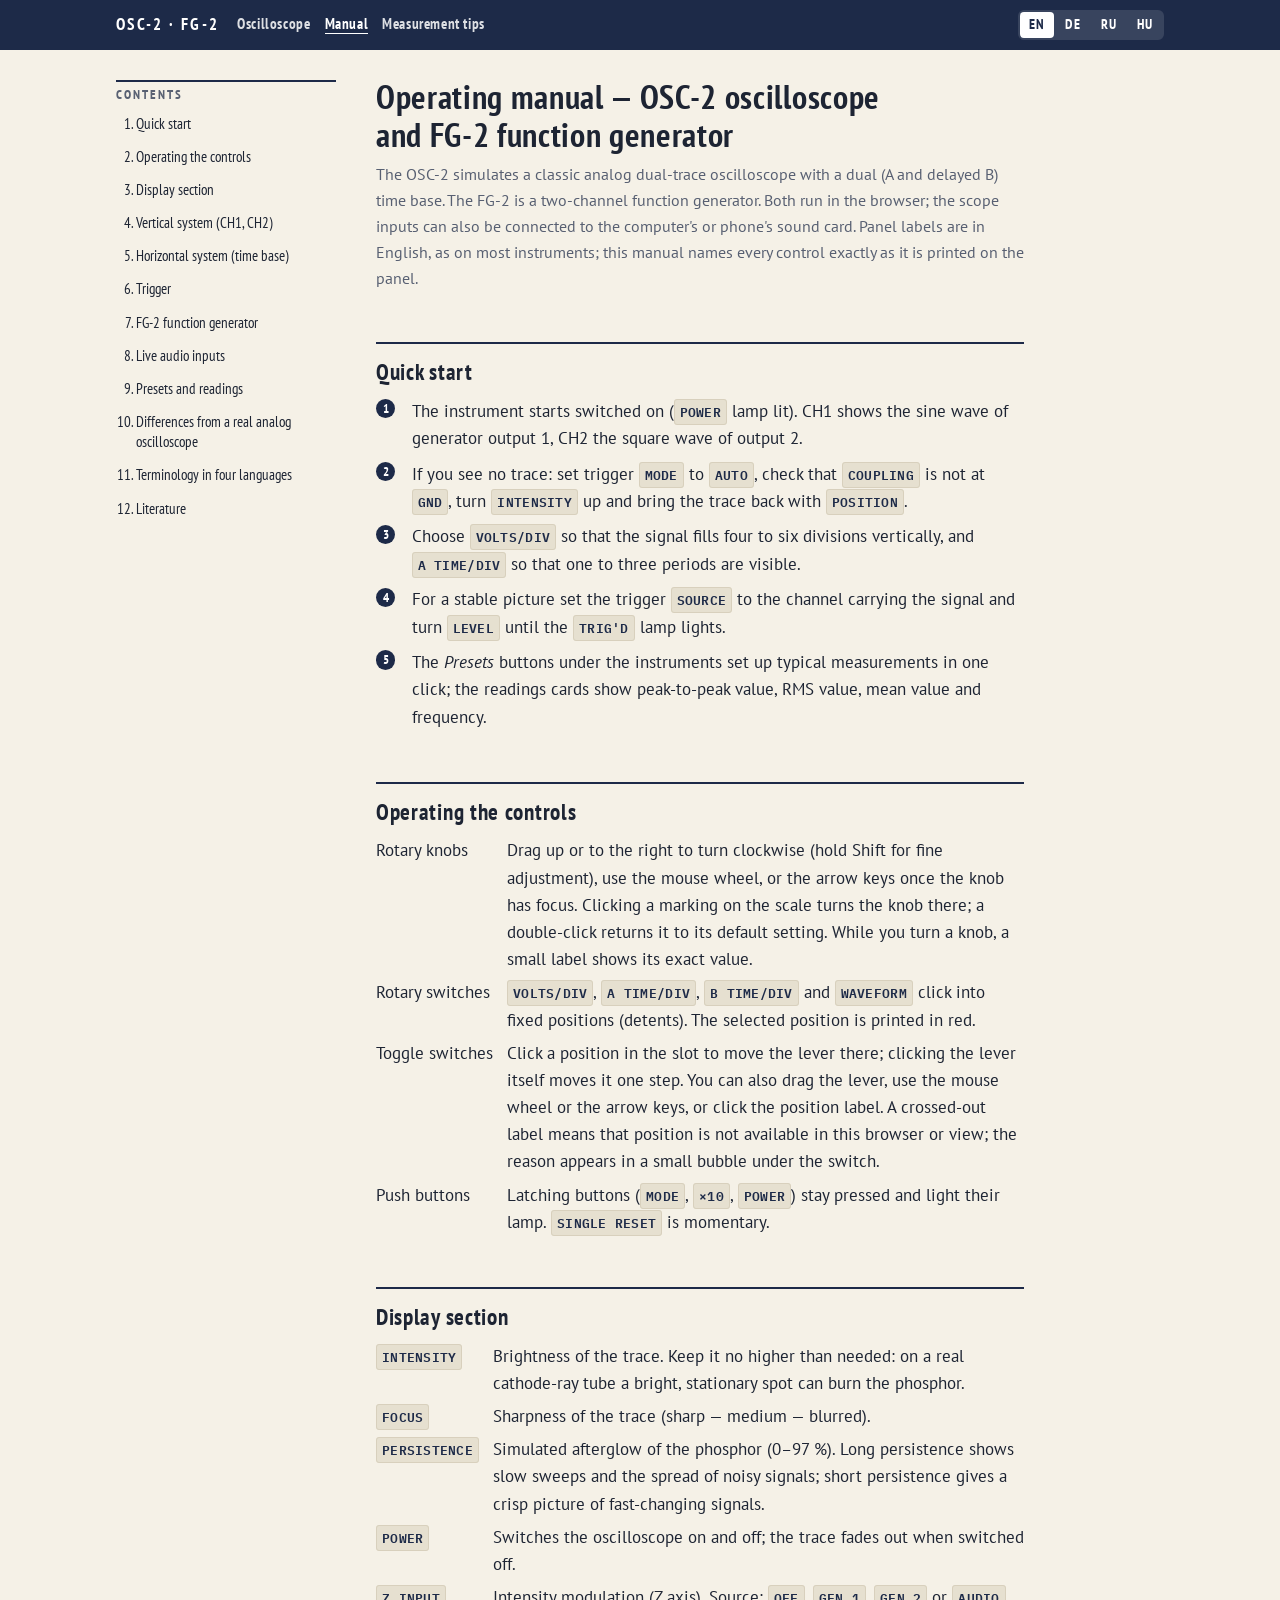
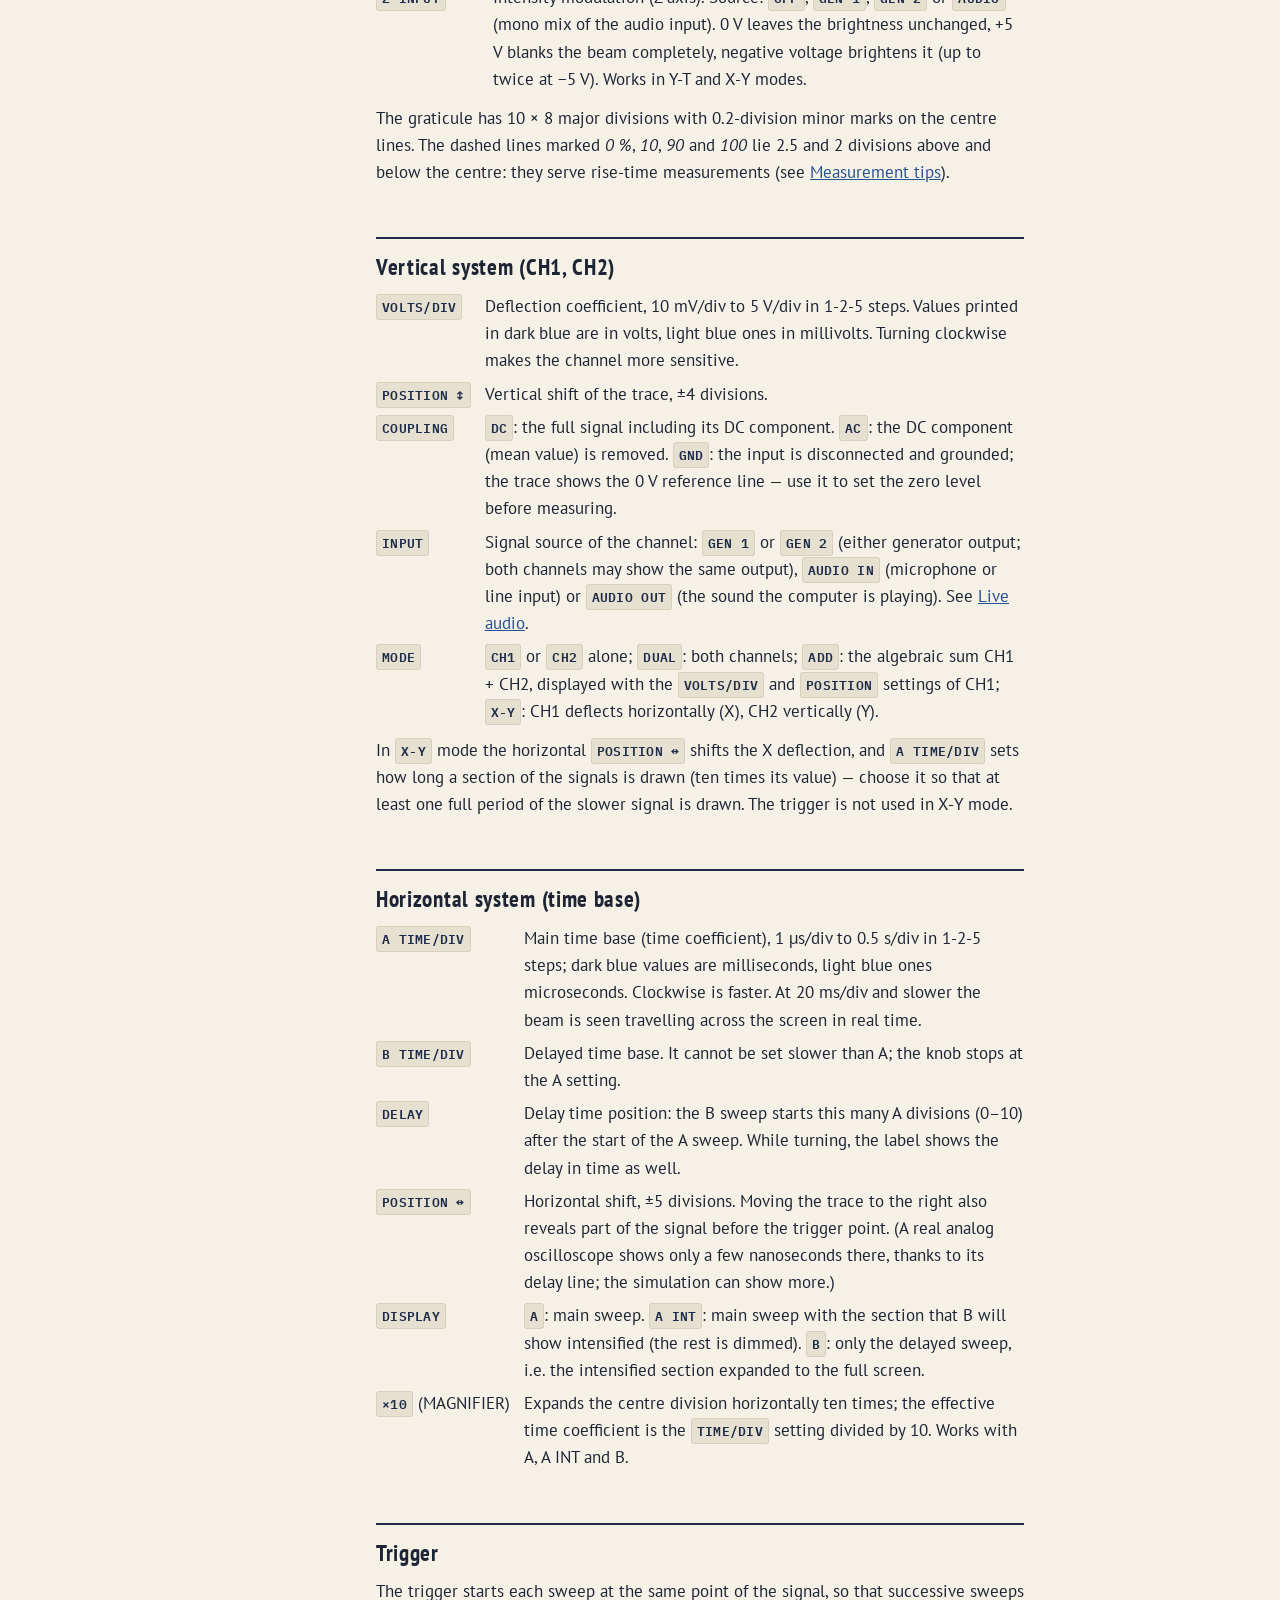
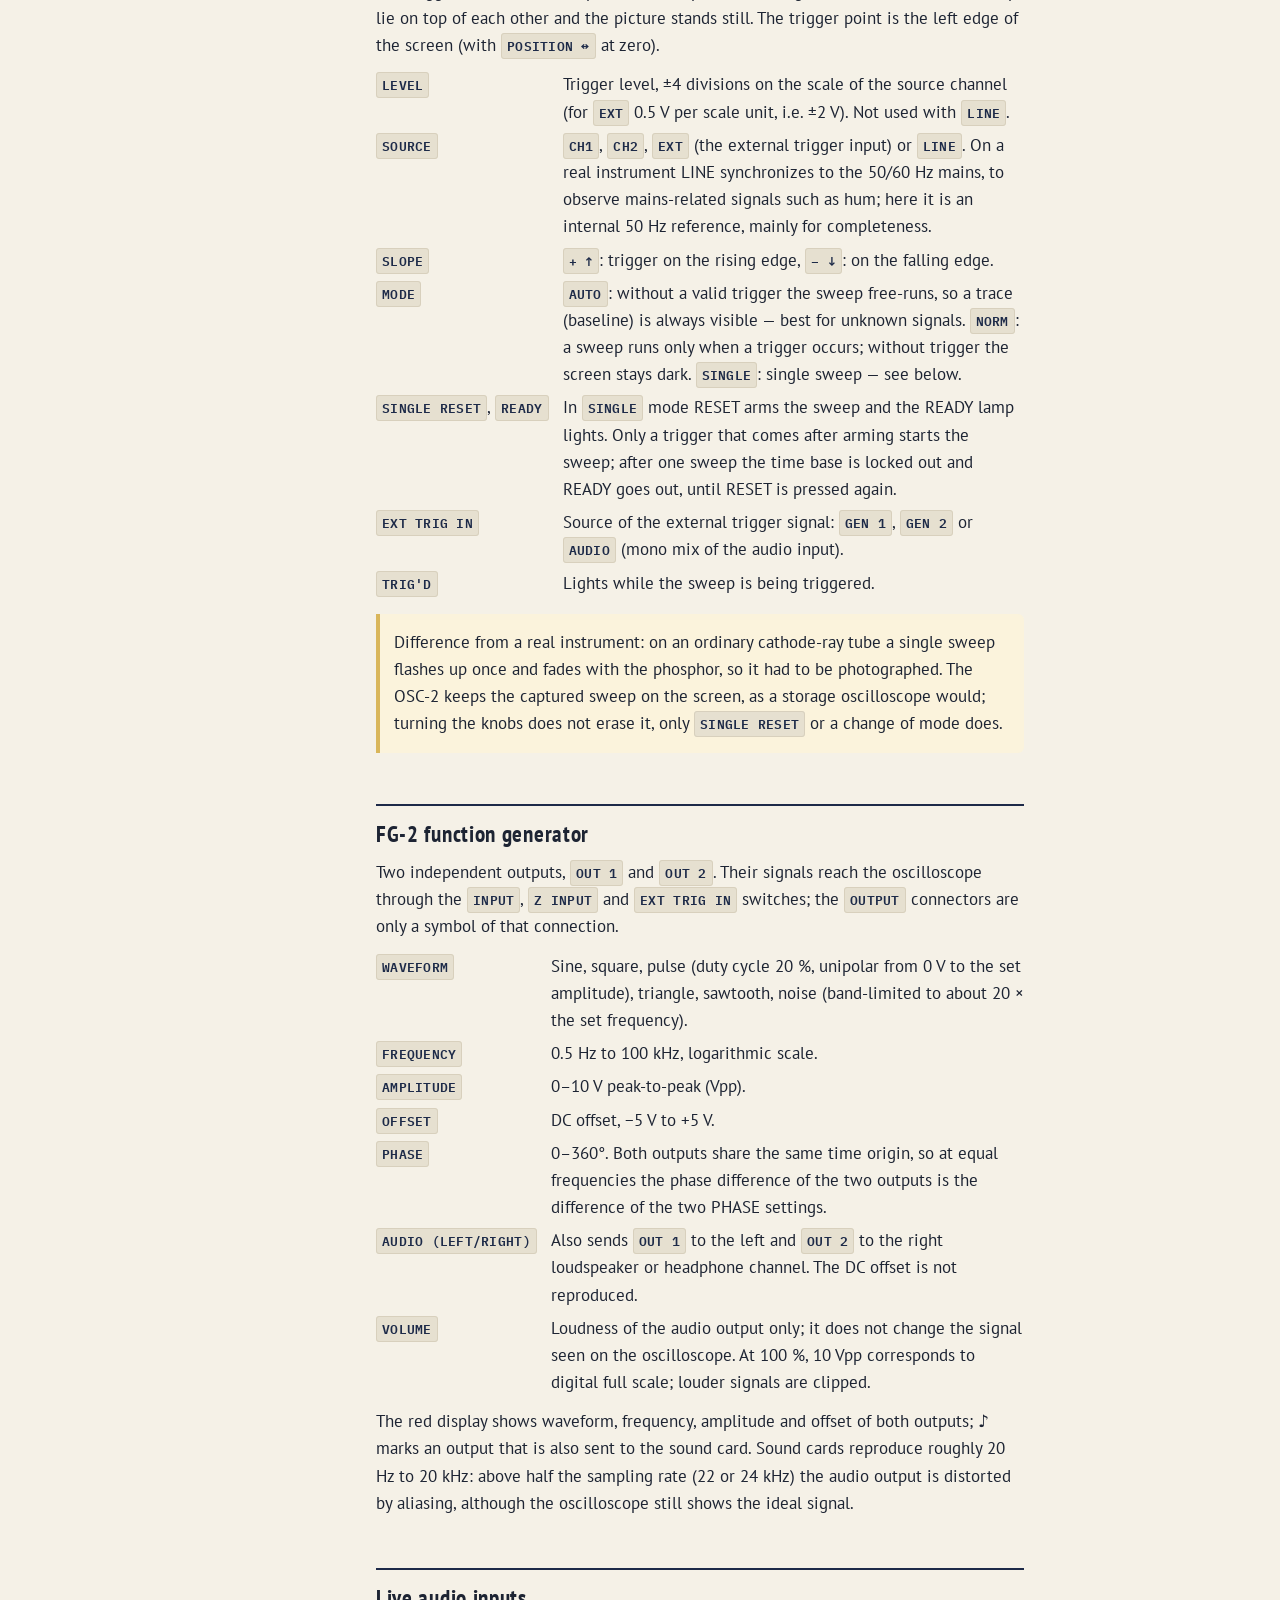
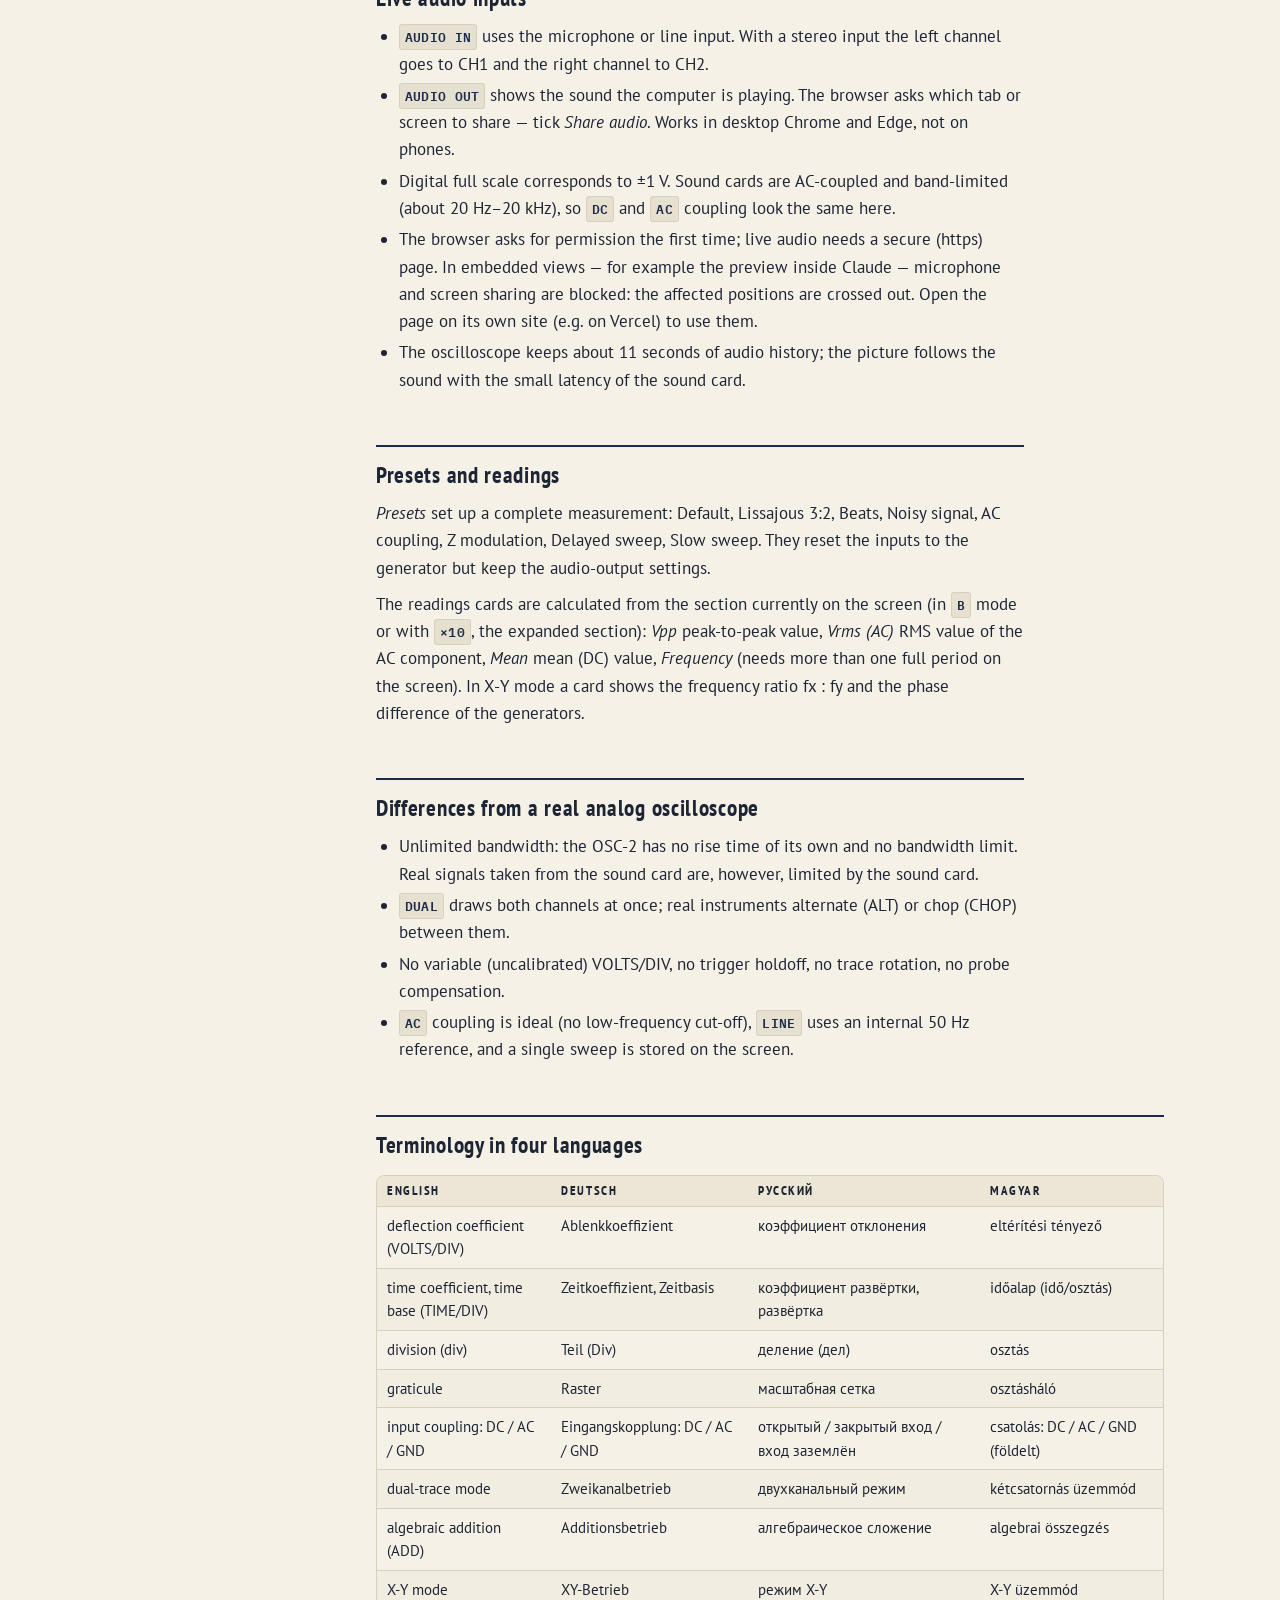
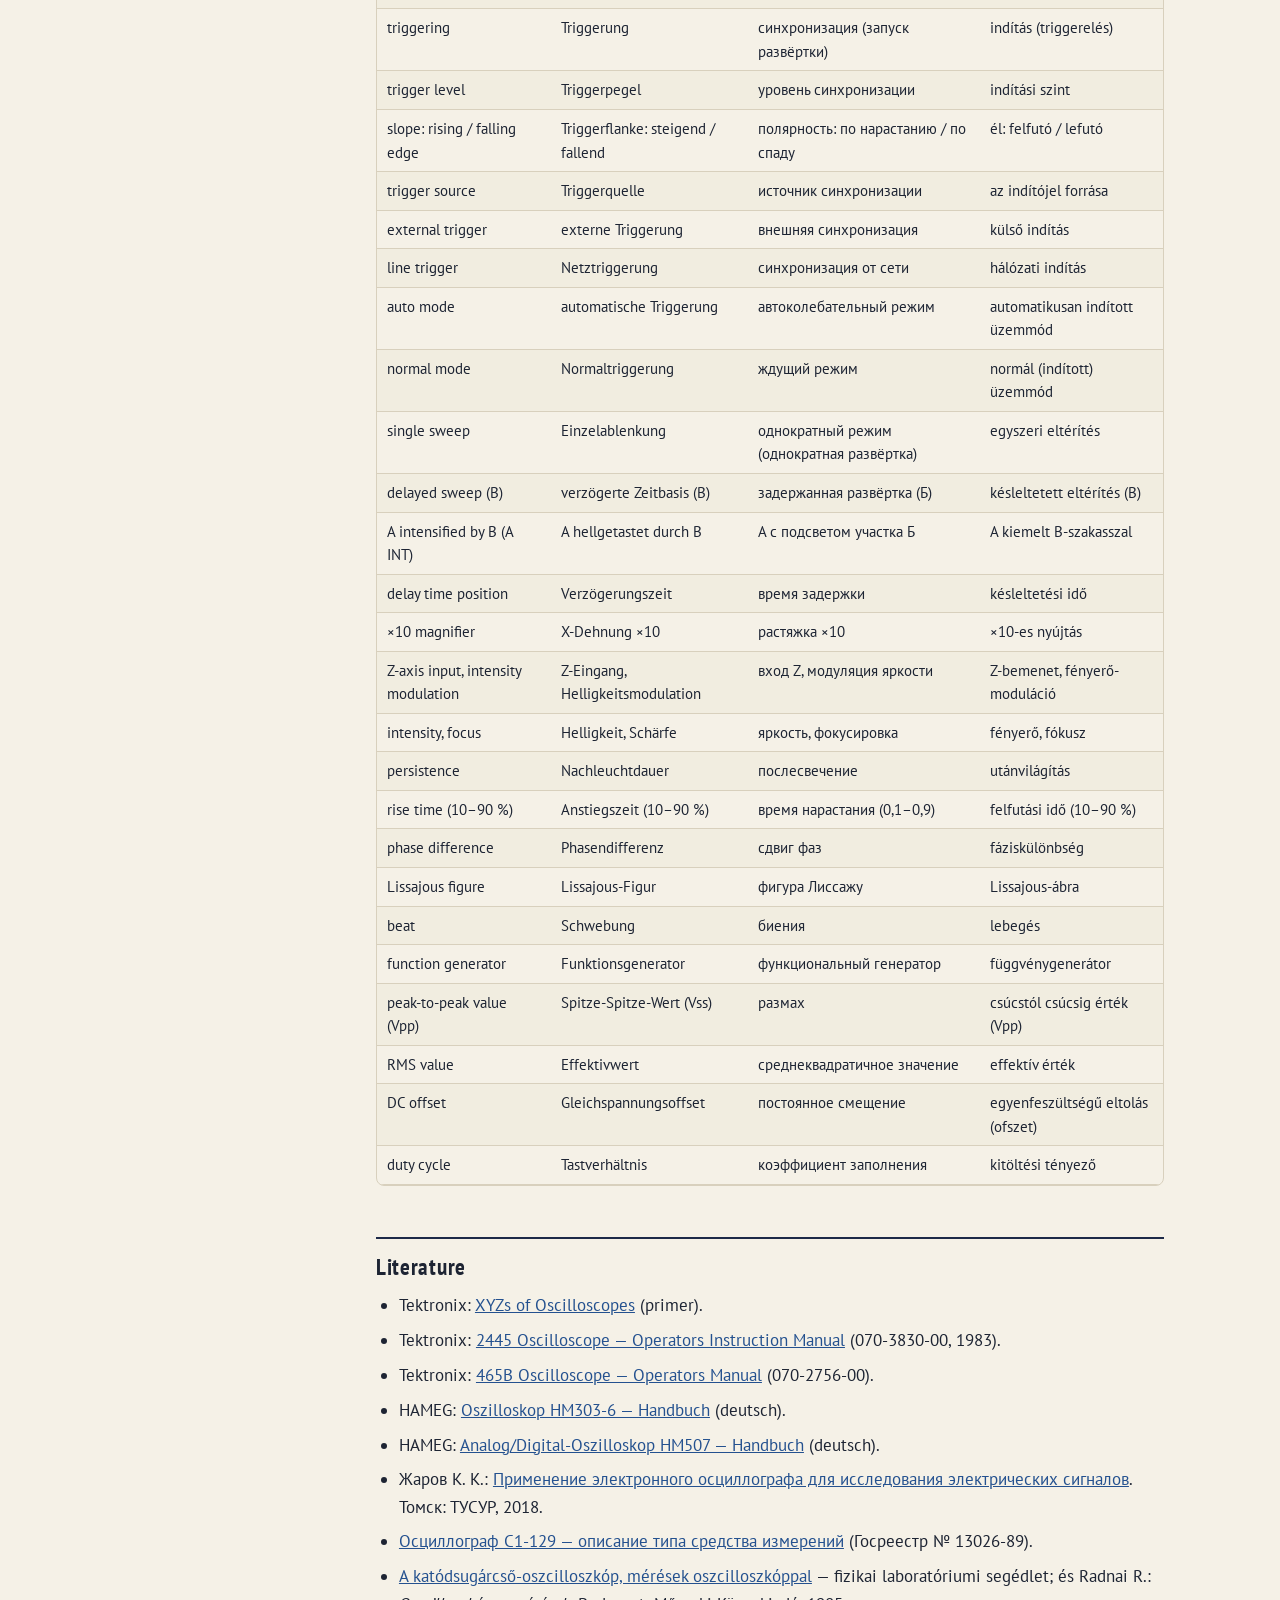
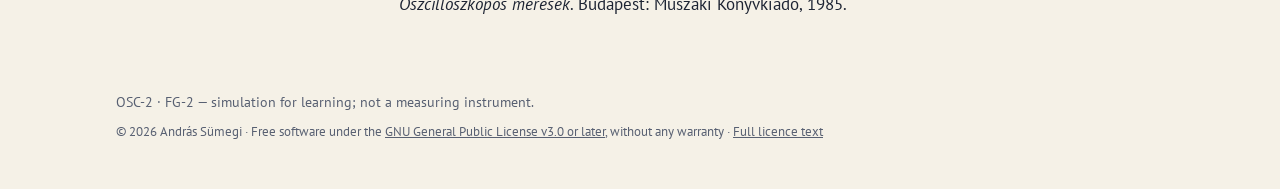
<file: help.html>
<!doctype html>
<!--
  OSC-2 / FG-2 — dual-trace oscilloscope and function generator simulator
  Copyright (C) 2026 András Sümegi
  This program is free software: you can redistribute it and/or modify it under the terms of the
  GNU General Public License as published by the Free Software Foundation, either version 3 of the
  License, or (at your option) any later version. It is distributed WITHOUT ANY WARRANTY; see
  <https://www.gnu.org/licenses/>.
  SPDX-License-Identifier: GPL-3.0-or-later
-->
<html lang="en">
<head>
<meta charset="utf-8">
<meta name="viewport" content="width=device-width, initial-scale=1, viewport-fit=cover">
<title>OSC-2 Operating Manual</title>
<meta name="description" content="Operating manual of the OSC-2 dual-trace oscilloscope simulator and the FG-2 function generator, in English, German, Russian and Hungarian.">
<link rel="preconnect" href="https://fonts.googleapis.com">
<link rel="stylesheet" href="https://fonts.googleapis.com/css2?family=PT+Sans:ital,wght@0,400;0,700;1,400&family=PT+Sans+Narrow:wght@400;700&family=IBM+Plex+Mono:wght@500;600&display=swap">
<link rel="stylesheet" href="manual.css">
<link rel="icon" href="favicon.svg" type="image/svg+xml">
</head>
<body>
<div class="bar"><div class="bar-in">
  <span class="brand">OSC-2 · FG-2</span>
  <nav aria-label="Pages">
    <a href="./">
      <span data-l="en">Oscilloscope</span><span data-l="de" hidden>Oszilloskop</span><span data-l="ru" hidden>Осциллограф</span><span data-l="hu" hidden>Oszcilloszkóp</span></a>
    <a href="help.html" aria-current="page" data-keep-lang>
      <span data-l="en">Manual</span><span data-l="de" hidden>Bedienungsanleitung</span><span data-l="ru" hidden>Руководство</span><span data-l="hu" hidden>Kezelési útmutató</span></a>
    <a href="tips.html" data-keep-lang>
      <span data-l="en">Measurement tips</span><span data-l="de" hidden>Messtipps</span><span data-l="ru" hidden>Советы по измерениям</span><span data-l="hu" hidden>Mérési tippek</span></a>
  </nav>
  <div class="langs" role="group" aria-label="Language">
    <button type="button" data-lang="en" title="English" lang="en">EN</button>
    <button type="button" data-lang="de" title="Deutsch" lang="de">DE</button>
    <button type="button" data-lang="ru" title="Русский" lang="ru">RU</button>
    <button type="button" data-lang="hu" title="Magyar" lang="hu">HU</button>
  </div>
</div></div>

<main>
<nav class="toc" id="toc" aria-label="Contents"></nav>
<div class="content">

<!-- ======================================================================= ENGLISH -->
<article data-lang="en" lang="en" data-title="OSC-2 Operating Manual">
<header>
  <h1>Operating manual — OSC-2 oscilloscope and FG-2 function generator</h1>
  <p>The OSC-2 simulates a classic analog dual-trace oscilloscope with a dual (A and delayed B) time base. The FG-2 is a two-channel function generator. Both run in the browser; the scope inputs can also be connected to the computer's or phone's sound card. Panel labels are in English, as on most instruments; this manual names every control exactly as it is printed on the panel.</p>
</header>

<h2 id="en-start">Quick start</h2>
<ol class="steps">
  <li>The instrument starts switched on (<span class="k">POWER</span> lamp lit). CH1 shows the sine wave of generator output 1, CH2 the square wave of output 2.</li>
  <li>If you see no trace: set trigger <span class="k">MODE</span> to <span class="k">AUTO</span>, check that <span class="k">COUPLING</span> is not at <span class="k">GND</span>, turn <span class="k">INTENSITY</span> up and bring the trace back with <span class="k">POSITION</span>.</li>
  <li>Choose <span class="k">VOLTS/DIV</span> so that the signal fills four to six divisions vertically, and <span class="k">A TIME/DIV</span> so that one to three periods are visible.</li>
  <li>For a stable picture set the trigger <span class="k">SOURCE</span> to the channel carrying the signal and turn <span class="k">LEVEL</span> until the <span class="k">TRIG'D</span> lamp lights.</li>
  <li>The <em>Presets</em> buttons under the instruments set up typical measurements in one click; the readings cards show peak-to-peak value, RMS value, mean value and frequency.</li>
</ol>

<h2 id="en-controls">Operating the controls</h2>
<dl class="ctl">
  <dt>Rotary knobs</dt><dd>Drag up or to the right to turn clockwise (hold Shift for fine adjustment), use the mouse wheel, or the arrow keys once the knob has focus. Clicking a marking on the scale turns the knob there; a double-click returns it to its default setting. While you turn a knob, a small label shows its exact value.</dd>
  <dt>Rotary switches</dt><dd><span class="k">VOLTS/DIV</span>, <span class="k">A TIME/DIV</span>, <span class="k">B TIME/DIV</span> and <span class="k">WAVEFORM</span> click into fixed positions (detents). The selected position is printed in red.</dd>
  <dt>Toggle switches</dt><dd>Click a position in the slot to move the lever there; clicking the lever itself moves it one step. You can also drag the lever, use the mouse wheel or the arrow keys, or click the position label. A crossed-out label means that position is not available in this browser or view; the reason appears in a small bubble under the switch.</dd>
  <dt>Push buttons</dt><dd>Latching buttons (<span class="k">MODE</span>, <span class="k">×10</span>, <span class="k">POWER</span>) stay pressed and light their lamp. <span class="k">SINGLE RESET</span> is momentary.</dd>
</dl>

<h2 id="en-display">Display section</h2>
<dl class="ctl">
  <dt><span class="k">INTENSITY</span></dt><dd>Brightness of the trace. Keep it no higher than needed: on a real cathode-ray tube a bright, stationary spot can burn the phosphor.</dd>
  <dt><span class="k">FOCUS</span></dt><dd>Sharpness of the trace (sharp — medium — blurred).</dd>
  <dt><span class="k">PERSISTENCE</span></dt><dd>Simulated afterglow of the phosphor (0–97 %). Long persistence shows slow sweeps and the spread of noisy signals; short persistence gives a crisp picture of fast-changing signals.</dd>
  <dt><span class="k">POWER</span></dt><dd>Switches the oscilloscope on and off; the trace fades out when switched off.</dd>
  <dt><span class="k">Z INPUT</span></dt><dd>Intensity modulation (Z axis). Source: <span class="k">OFF</span>, <span class="k">GEN 1</span>, <span class="k">GEN 2</span> or <span class="k">AUDIO</span> (mono mix of the audio input). 0 V leaves the brightness unchanged, +5 V blanks the beam completely, negative voltage brightens it (up to twice at −5 V). Works in Y-T and X-Y modes.</dd>
</dl>
<p>The graticule has 10 × 8 major divisions with 0.2-division minor marks on the centre lines. The dashed lines marked <em>0 %</em>, <em>10</em>, <em>90</em> and <em>100</em> lie 2.5 and 2 divisions above and below the centre: they serve rise-time measurements (see <a href="tips.html#en-rise" data-tips>Measurement tips</a>).</p>

<h2 id="en-vertical">Vertical system (CH1, CH2)</h2>
<dl class="ctl">
  <dt><span class="k">VOLTS/DIV</span></dt><dd>Deflection coefficient, 10 mV/div to 5 V/div in 1-2-5 steps. Values printed in dark blue are in volts, light blue ones in millivolts. Turning clockwise makes the channel more sensitive.</dd>
  <dt><span class="k">POSITION ↕</span></dt><dd>Vertical shift of the trace, ±4 divisions.</dd>
  <dt><span class="k">COUPLING</span></dt><dd><span class="k">DC</span>: the full signal including its DC component. <span class="k">AC</span>: the DC component (mean value) is removed. <span class="k">GND</span>: the input is disconnected and grounded; the trace shows the 0 V reference line — use it to set the zero level before measuring.</dd>
  <dt><span class="k">INPUT</span></dt><dd>Signal source of the channel: <span class="k">GEN 1</span> or <span class="k">GEN 2</span> (either generator output; both channels may show the same output), <span class="k">AUDIO IN</span> (microphone or line input) or <span class="k">AUDIO OUT</span> (the sound the computer is playing). See <a href="#en-audio">Live audio</a>.</dd>
  <dt><span class="k">MODE</span></dt><dd><span class="k">CH1</span> or <span class="k">CH2</span> alone; <span class="k">DUAL</span>: both channels; <span class="k">ADD</span>: the algebraic sum CH1 + CH2, displayed with the <span class="k">VOLTS/DIV</span> and <span class="k">POSITION</span> settings of CH1; <span class="k">X-Y</span>: CH1 deflects horizontally (X), CH2 vertically (Y).</dd>
</dl>
<p>In <span class="k">X-Y</span> mode the horizontal <span class="k">POSITION ↔</span> shifts the X deflection, and <span class="k">A TIME/DIV</span> sets how long a section of the signals is drawn (ten times its value) — choose it so that at least one full period of the slower signal is drawn. The trigger is not used in X-Y mode.</p>

<h2 id="en-horizontal">Horizontal system (time base)</h2>
<dl class="ctl">
  <dt><span class="k">A TIME/DIV</span></dt><dd>Main time base (time coefficient), 1 µs/div to 0.5 s/div in 1-2-5 steps; dark blue values are milliseconds, light blue ones microseconds. Clockwise is faster. At 20 ms/div and slower the beam is seen travelling across the screen in real time.</dd>
  <dt><span class="k">B TIME/DIV</span></dt><dd>Delayed time base. It cannot be set slower than A; the knob stops at the A setting.</dd>
  <dt><span class="k">DELAY</span></dt><dd>Delay time position: the B sweep starts this many A divisions (0–10) after the start of the A sweep. While turning, the label shows the delay in time as well.</dd>
  <dt><span class="k">POSITION ↔</span></dt><dd>Horizontal shift, ±5 divisions. Moving the trace to the right also reveals part of the signal before the trigger point. (A real analog oscilloscope shows only a few nanoseconds there, thanks to its delay line; the simulation can show more.)</dd>
  <dt><span class="k">DISPLAY</span></dt><dd><span class="k">A</span>: main sweep. <span class="k">A INT</span>: main sweep with the section that B will show intensified (the rest is dimmed). <span class="k">B</span>: only the delayed sweep, i.e. the intensified section expanded to the full screen.</dd>
  <dt><span class="k">×10</span> (MAGNIFIER)</dt><dd>Expands the centre division horizontally ten times; the effective time coefficient is the <span class="k">TIME/DIV</span> setting divided by 10. Works with A, A INT and B.</dd>
</dl>

<h2 id="en-trigger">Trigger</h2>
<p>The trigger starts each sweep at the same point of the signal, so that successive sweeps lie on top of each other and the picture stands still. The trigger point is the left edge of the screen (with <span class="k">POSITION ↔</span> at zero).</p>
<dl class="ctl">
  <dt><span class="k">LEVEL</span></dt><dd>Trigger level, ±4 divisions on the scale of the source channel (for <span class="k">EXT</span> 0.5 V per scale unit, i.e. ±2 V). Not used with <span class="k">LINE</span>.</dd>
  <dt><span class="k">SOURCE</span></dt><dd><span class="k">CH1</span>, <span class="k">CH2</span>, <span class="k">EXT</span> (the external trigger input) or <span class="k">LINE</span>. On a real instrument LINE synchronizes to the 50/60 Hz mains, to observe mains-related signals such as hum; here it is an internal 50 Hz reference, mainly for completeness.</dd>
  <dt><span class="k">SLOPE</span></dt><dd><span class="k">+ ↑</span>: trigger on the rising edge, <span class="k">− ↓</span>: on the falling edge.</dd>
  <dt><span class="k">MODE</span></dt><dd><span class="k">AUTO</span>: without a valid trigger the sweep free-runs, so a trace (baseline) is always visible — best for unknown signals. <span class="k">NORM</span>: a sweep runs only when a trigger occurs; without trigger the screen stays dark. <span class="k">SINGLE</span>: single sweep — see below.</dd>
  <dt><span class="k">SINGLE RESET</span>, <span class="k">READY</span></dt><dd>In <span class="k">SINGLE</span> mode RESET arms the sweep and the READY lamp lights. Only a trigger that comes after arming starts the sweep; after one sweep the time base is locked out and READY goes out, until RESET is pressed again.</dd>
  <dt><span class="k">EXT TRIG IN</span></dt><dd>Source of the external trigger signal: <span class="k">GEN 1</span>, <span class="k">GEN 2</span> or <span class="k">AUDIO</span> (mono mix of the audio input).</dd>
  <dt><span class="k">TRIG'D</span></dt><dd>Lights while the sweep is being triggered.</dd>
</dl>
<div class="note"><p>Difference from a real instrument: on an ordinary cathode-ray tube a single sweep flashes up once and fades with the phosphor, so it had to be photographed. The OSC-2 keeps the captured sweep on the screen, as a storage oscilloscope would; turning the knobs does not erase it, only <span class="k">SINGLE RESET</span> or a change of mode does.</p></div>

<h2 id="en-generator">FG-2 function generator</h2>
<p>Two independent outputs, <span class="k">OUT 1</span> and <span class="k">OUT 2</span>. Their signals reach the oscilloscope through the <span class="k">INPUT</span>, <span class="k">Z INPUT</span> and <span class="k">EXT TRIG IN</span> switches; the <span class="k">OUTPUT</span> connectors are only a symbol of that connection.</p>
<dl class="ctl">
  <dt><span class="k">WAVEFORM</span></dt><dd>Sine, square, pulse (duty cycle 20 %, unipolar from 0 V to the set amplitude), triangle, sawtooth, noise (band-limited to about 20 × the set frequency).</dd>
  <dt><span class="k">FREQUENCY</span></dt><dd>0.5 Hz to 100 kHz, logarithmic scale.</dd>
  <dt><span class="k">AMPLITUDE</span></dt><dd>0–10 V peak-to-peak (Vpp).</dd>
  <dt><span class="k">OFFSET</span></dt><dd>DC offset, −5 V to +5 V.</dd>
  <dt><span class="k">PHASE</span></dt><dd>0–360°. Both outputs share the same time origin, so at equal frequencies the phase difference of the two outputs is the difference of the two PHASE settings.</dd>
  <dt><span class="k">AUDIO (LEFT/RIGHT)</span></dt><dd>Also sends <span class="k">OUT 1</span> to the left and <span class="k">OUT 2</span> to the right loudspeaker or headphone channel. The DC offset is not reproduced.</dd>
  <dt><span class="k">VOLUME</span></dt><dd>Loudness of the audio output only; it does not change the signal seen on the oscilloscope. At 100 %, 10 Vpp corresponds to digital full scale; louder signals are clipped.</dd>
</dl>
<p>The red display shows waveform, frequency, amplitude and offset of both outputs; ♪ marks an output that is also sent to the sound card. Sound cards reproduce roughly 20 Hz to 20 kHz: above half the sampling rate (22 or 24 kHz) the audio output is distorted by aliasing, although the oscilloscope still shows the ideal signal.</p>

<h2 id="en-audio">Live audio inputs</h2>
<ul>
  <li><span class="k">AUDIO IN</span> uses the microphone or line input. With a stereo input the left channel goes to CH1 and the right channel to CH2.</li>
  <li><span class="k">AUDIO OUT</span> shows the sound the computer is playing. The browser asks which tab or screen to share — tick <em>Share audio</em>. Works in desktop Chrome and Edge, not on phones.</li>
  <li>Digital full scale corresponds to ±1 V. Sound cards are AC-coupled and band-limited (about 20 Hz–20 kHz), so <span class="k">DC</span> and <span class="k">AC</span> coupling look the same here.</li>
  <li>The browser asks for permission the first time; live audio needs a secure (https) page. In embedded views — for example the preview inside Claude — microphone and screen sharing are blocked: the affected positions are crossed out. Open the page on its own site (e.g. on Vercel) to use them.</li>
  <li>The oscilloscope keeps about 11 seconds of audio history; the picture follows the sound with the small latency of the sound card.</li>
</ul>

<h2 id="en-readings">Presets and readings</h2>
<p><em>Presets</em> set up a complete measurement: Default, Lissajous 3:2, Beats, Noisy signal, AC coupling, Z modulation, Delayed sweep, Slow sweep. They reset the inputs to the generator but keep the audio-output settings.</p>
<p>The readings cards are calculated from the section currently on the screen (in <span class="k">B</span> mode or with <span class="k">×10</span>, the expanded section): <em>Vpp</em> peak-to-peak value, <em>Vrms (AC)</em> RMS value of the AC component, <em>Mean</em> mean (DC) value, <em>Frequency</em> (needs more than one full period on the screen). In X-Y mode a card shows the frequency ratio fx : fy and the phase difference of the generators.</p>

<h2 id="en-limits">Differences from a real analog oscilloscope</h2>
<ul>
  <li>Unlimited bandwidth: the OSC-2 has no rise time of its own and no bandwidth limit. Real signals taken from the sound card are, however, limited by the sound card.</li>
  <li><span class="k">DUAL</span> draws both channels at once; real instruments alternate (ALT) or chop (CHOP) between them.</li>
  <li>No variable (uncalibrated) VOLTS/DIV, no trigger holdoff, no trace rotation, no probe compensation.</li>
  <li><span class="k">AC</span> coupling is ideal (no low-frequency cut-off), <span class="k">LINE</span> uses an internal 50 Hz reference, and a single sweep is stored on the screen.</li>
</ul>
</article>

<!-- ======================================================================= DEUTSCH -->
<article data-lang="de" lang="de" data-title="OSC-2 Bedienungsanleitung" hidden>
<header>
  <h1>Bedienungsanleitung — Oszilloskop OSC-2 und Funktionsgenerator FG-2</h1>
  <p>Das OSC-2 bildet ein klassisches analoges Zweikanal-Oszilloskop mit zwei Zeitbasen (Hauptzeitbasis A und verzögerte Zeitbasis B) nach. Der FG-2 ist ein zweikanaliger Funktionsgenerator. Beide laufen im Browser; die Oszilloskop-Eingänge können auch mit der Soundkarte des Computers oder Telefons verbunden werden. Die Frontplatte ist, wie bei den meisten Geräten, englisch beschriftet; diese Anleitung nennt jedes Bedienelement genau so, wie es auf der Frontplatte steht.</p>
</header>

<h2 id="de-start">Schnellstart</h2>
<ol class="steps">
  <li>Das Gerät startet eingeschaltet (<span class="k">POWER</span>-Lampe leuchtet). Kanal I (CH1) zeigt den Sinus von Generatorausgang 1, Kanal II (CH2) das Rechteck von Ausgang 2.</li>
  <li>Ist keine Leuchtspur zu sehen: Trigger-<span class="k">MODE</span> auf <span class="k">AUTO</span> stellen, prüfen, dass die Eingangskopplung (<span class="k">COUPLING</span>) nicht auf <span class="k">GND</span> steht, die Helligkeit (<span class="k">INTENSITY</span>) erhöhen und die Spur mit <span class="k">POSITION</span> zurückholen.</li>
  <li>Den Ablenkkoeffizienten (<span class="k">VOLTS/DIV</span>) so wählen, dass das Signal vier bis sechs Teile hoch ist, und den Zeitkoeffizienten (<span class="k">A TIME/DIV</span>) so, dass ein bis drei Perioden sichtbar sind.</li>
  <li>Für ein stehendes Bild die Triggerquelle (<span class="k">SOURCE</span>) auf den Kanal mit dem Signal stellen und den Triggerpegel (<span class="k">LEVEL</span>) drehen, bis die Lampe <span class="k">TRIG'D</span> leuchtet.</li>
  <li>Die Schaltflächen <em>Presets</em> unter den Geräten stellen typische Messungen mit einem Klick ein; die Messwertkarten zeigen Spitze-Spitze-Wert, Effektivwert, Mittelwert und Frequenz.</li>
</ol>

<h2 id="de-controls">Bedienung der Elemente</h2>
<dl class="ctl">
  <dt>Drehknöpfe</dt><dd>Nach oben oder rechts ziehen dreht im Uhrzeigersinn (mit gedrückter Umschalttaste fein), außerdem Mausrad oder Pfeiltasten, wenn der Knopf den Fokus hat. Ein Klick auf eine Skalenbeschriftung dreht den Knopf dorthin; ein Doppelklick stellt die Grundeinstellung wieder her. Beim Drehen zeigt ein kleines Schild den genauen Wert.</dd>
  <dt>Drehschalter</dt><dd><span class="k">VOLTS/DIV</span>, <span class="k">A TIME/DIV</span>, <span class="k">B TIME/DIV</span> und <span class="k">WAVEFORM</span> rasten in festen Stellungen ein. Die gewählte Stellung ist rot gedruckt.</dd>
  <dt>Kippschalter</dt><dd>Ein Klick auf eine Stellung im Schlitz bringt den Hebel dorthin; ein Klick auf den Hebel selbst bewegt ihn um eine Stellung. Der Hebel kann auch gezogen oder mit Mausrad, Pfeiltasten oder einem Klick auf die Beschriftung gestellt werden. Eine durchgestrichene Beschriftung bedeutet, dass diese Stellung in diesem Browser oder dieser Ansicht nicht verfügbar ist; der Grund erscheint in einer Sprechblase unter dem Schalter.</dd>
  <dt>Tasten</dt><dd>Rastende Tasten (<span class="k">MODE</span>, <span class="k">×10</span>, <span class="k">POWER</span>) bleiben gedrückt und lassen ihre Lampe leuchten. <span class="k">SINGLE RESET</span> ist ein Taster.</dd>
</dl>

<h2 id="de-display">Bildröhre und Strahl</h2>
<dl class="ctl">
  <dt><span class="k">INTENSITY</span></dt><dd>Helligkeit des Strahls. Nicht heller als nötig einstellen: bei einer echten Elektronenstrahlröhre kann ein heller, stillstehender Leuchtpunkt den Leuchtstoff einbrennen.</dd>
  <dt><span class="k">FOCUS</span></dt><dd>Schärfe der Leuchtspur (scharf — mittel — unscharf).</dd>
  <dt><span class="k">PERSISTENCE</span></dt><dd>Nachgebildete Nachleuchtdauer des Leuchtstoffs (0–97 %). Langes Nachleuchten zeigt langsame Ablenkungen und die Streuung verrauschter Signale; kurzes Nachleuchten ergibt ein klares Bild schnell veränderlicher Signale.</dd>
  <dt><span class="k">POWER</span></dt><dd>Ein- und Ausschalter des Oszilloskops; beim Ausschalten verlischt die Leuchtspur langsam.</dd>
  <dt><span class="k">Z INPUT</span></dt><dd>Z-Eingang (Helligkeitsmodulation). Quelle: <span class="k">OFF</span>, <span class="k">GEN 1</span>, <span class="k">GEN 2</span> oder <span class="k">AUDIO</span> (Monosumme des Audioeingangs). 0 V lässt die Helligkeit unverändert, +5 V dunkelt den Strahl vollständig, negative Spannung hellt ihn auf (bei −5 V bis zur doppelten Helligkeit). Wirkt im Yt- und im XY-Betrieb.</dd>
</dl>
<p>Das Raster hat 10 × 8 Teile (Div) mit einer Unterteilung von 0,2 Teilen auf den Mittellinien. Die gestrichelten Linien <em>0 %</em>, <em>10</em>, <em>90</em> und <em>100</em> liegen 2,5 und 2 Teile über und unter der Mitte; sie dienen der Anstiegszeitmessung (siehe <a href="tips.html#de-rise" data-tips>Messtipps</a>).</p>

<h2 id="de-vertical">Vertikalteil (CH1, CH2)</h2>
<dl class="ctl">
  <dt><span class="k">VOLTS/DIV</span></dt><dd>Ablenkkoeffizient, 10 mV/Div bis 5 V/Div in der Folge 1-2-5. Dunkelblaue Werte sind Volt, hellblaue Millivolt. Im Uhrzeigersinn wird der Kanal empfindlicher.</dd>
  <dt><span class="k">POSITION ↕</span></dt><dd>Vertikale Strahllage, ±4 Teile.</dd>
  <dt><span class="k">COUPLING</span></dt><dd>Eingangskopplung. <span class="k">DC</span>: das ganze Signal mit Gleichspannungsanteil. <span class="k">AC</span>: der Gleichspannungsanteil (Mittelwert) wird abgetrennt. <span class="k">GND</span>: der Eingang ist abgetrennt und auf Masse gelegt; die Spur zeigt die 0-V-Bezugslinie — damit vor jeder Messung die Nulllinie einstellen.</dd>
  <dt><span class="k">INPUT</span></dt><dd>Signalquelle des Kanals: <span class="k">GEN 1</span> oder <span class="k">GEN 2</span> (beliebiger Generatorausgang; beide Kanäle dürfen denselben Ausgang zeigen), <span class="k">AUDIO IN</span> (Mikrofon- oder Line-Eingang) oder <span class="k">AUDIO OUT</span> (der vom Computer wiedergegebene Ton). Siehe <a href="#de-audio">Audioeingänge</a>.</dd>
  <dt><span class="k">MODE</span></dt><dd><span class="k">CH1</span> oder <span class="k">CH2</span> allein; <span class="k">DUAL</span>: Zweikanalbetrieb; <span class="k">ADD</span>: Additionsbetrieb, die algebraische Summe CH1 + CH2, dargestellt mit <span class="k">VOLTS/DIV</span> und <span class="k">POSITION</span> von CH1; <span class="k">X-Y</span>: XY-Betrieb, CH1 lenkt horizontal (X), CH2 vertikal (Y) ab.</dd>
</dl>
<p>Im <span class="k">X-Y</span>-Betrieb verschiebt <span class="k">POSITION ↔</span> die X-Ablenkung, und <span class="k">A TIME/DIV</span> bestimmt, welcher Zeitabschnitt der Signale gezeichnet wird (das Zehnfache des Werts) — so wählen, dass mindestens eine ganze Periode des langsameren Signals gezeichnet wird. Die Triggerung ist im XY-Betrieb ohne Wirkung.</p>

<h2 id="de-horizontal">Horizontalteil (Zeitbasis)</h2>
<dl class="ctl">
  <dt><span class="k">A TIME/DIV</span></dt><dd>Hauptzeitbasis (Zeitkoeffizient), 1 µs/Div bis 0,5 s/Div in der Folge 1-2-5; dunkelblaue Werte sind Millisekunden, hellblaue Mikrosekunden. Im Uhrzeigersinn schneller. Ab 20 ms/Div und langsamer sieht man den Leuchtpunkt in Echtzeit über den Schirm laufen.</dd>
  <dt><span class="k">B TIME/DIV</span></dt><dd>Verzögerte Zeitbasis (B-Zeitbasis). Sie kann nicht langsamer als A eingestellt werden; der Knopf bleibt bei der A-Einstellung stehen.</dd>
  <dt><span class="k">DELAY</span></dt><dd>Verzögerungszeit: Die B-Ablenkung beginnt so viele A-Teile (0–10) nach dem Beginn der A-Ablenkung. Beim Drehen zeigt das Schild die Verzögerung auch als Zeit.</dd>
  <dt><span class="k">POSITION ↔</span></dt><dd>Horizontale Strahllage, ±5 Teile. Nach rechts verschoben, wird auch ein Teil des Signals vor dem Triggerpunkt sichtbar. (Ein echtes Analogoszilloskop zeigt dort dank seiner Verzögerungsleitung nur wenige Nanosekunden; die Simulation kann mehr zeigen.)</dd>
  <dt><span class="k">DISPLAY</span></dt><dd><span class="k">A</span>: Hauptablenkung. <span class="k">A INT</span>: A hellgetastet durch B — der Abschnitt, den B zeigen wird, ist aufgehellt, der Rest abgedunkelt. <span class="k">B</span>: nur die verzögerte Ablenkung, also der aufgehellte Abschnitt über den ganzen Schirm gedehnt.</dd>
  <dt><span class="k">×10</span> (MAGNIFIER)</dt><dd>X-Dehnung: dehnt das mittlere Teil horizontal auf das Zehnfache; der wirksame Zeitkoeffizient ist der <span class="k">TIME/DIV</span>-Wert geteilt durch 10. Wirkt bei A, A INT und B.</dd>
</dl>

<h2 id="de-trigger">Triggerung</h2>
<p>Die Triggerung startet jede Ablenkung am gleichen Punkt des Signals, sodass die Ablenkungen übereinanderliegen und das Bild steht. Der Triggerpunkt ist der linke Schirmrand (bei <span class="k">POSITION ↔</span> in Mittelstellung).</p>
<dl class="ctl">
  <dt><span class="k">LEVEL</span></dt><dd>Triggerpegel, ±4 Teile auf der Skala des Quellkanals (bei <span class="k">EXT</span> 0,5 V je Skalenteil, also ±2 V). Bei <span class="k">LINE</span> ohne Wirkung.</dd>
  <dt><span class="k">SOURCE</span></dt><dd>Triggerquelle: <span class="k">CH1</span>, <span class="k">CH2</span>, <span class="k">EXT</span> (externe Triggerung) oder <span class="k">LINE</span> (Netztriggerung). Beim echten Gerät synchronisiert LINE auf die 50/60-Hz-Netzfrequenz, um netzfrequente Signale wie Brummen zu beobachten; hier ist es ein interner 50-Hz-Bezug, vor allem der Vollständigkeit halber.</dd>
  <dt><span class="k">SLOPE</span></dt><dd>Triggerflanke: <span class="k">+ ↑</span> steigende Flanke, <span class="k">− ↓</span> fallende Flanke.</dd>
  <dt><span class="k">MODE</span></dt><dd><span class="k">AUTO</span>: automatische Triggerung — ohne gültiges Triggersignal läuft die Zeitbasis frei, sodass immer eine Spur (Nulllinie) sichtbar ist; am besten für unbekannte Signale. <span class="k">NORM</span>: Normaltriggerung — eine Ablenkung erfolgt nur nach einem Triggerereignis; ohne Trigger bleibt der Schirm dunkel. <span class="k">SINGLE</span>: Einzelablenkung — siehe unten.</dd>
  <dt><span class="k">SINGLE RESET</span>, <span class="k">READY</span></dt><dd>In der Stellung <span class="k">SINGLE</span> macht RESET die Zeitbasis startbereit, die Lampe READY leuchtet. Nur ein Triggerereignis nach dem Scharfschalten startet die Ablenkung; nach einer Ablenkung ist die Zeitbasis gesperrt und READY verlischt, bis RESET erneut gedrückt wird.</dd>
  <dt><span class="k">EXT TRIG IN</span></dt><dd>Quelle des externen Triggersignals: <span class="k">GEN 1</span>, <span class="k">GEN 2</span> oder <span class="k">AUDIO</span> (Monosumme des Audioeingangs).</dd>
  <dt><span class="k">TRIG'D</span></dt><dd>Leuchtet, solange die Zeitbasis getriggert wird.</dd>
</dl>
<div class="note"><p>Unterschied zum echten Gerät: Auf einer gewöhnlichen Elektronenstrahlröhre leuchtet eine Einzelablenkung nur einmal auf und verlischt mit dem Leuchtstoff; sie musste fotografiert werden. Das OSC-2 behält die aufgenommene Ablenkung wie ein Speicheroszilloskop auf dem Schirm; Drehen an den Knöpfen löscht sie nicht, nur <span class="k">SINGLE RESET</span> oder ein Wechsel der Betriebsart.</p></div>

<h2 id="de-generator">Funktionsgenerator FG-2</h2>
<p>Zwei unabhängige Ausgänge, <span class="k">OUT 1</span> und <span class="k">OUT 2</span>. Ihre Signale gelangen über die Schalter <span class="k">INPUT</span>, <span class="k">Z INPUT</span> und <span class="k">EXT TRIG IN</span> zum Oszilloskop; die Buchsen <span class="k">OUTPUT</span> sind nur ein Sinnbild dieser Verbindung.</p>
<dl class="ctl">
  <dt><span class="k">WAVEFORM</span></dt><dd>Kurvenform: Sinus, Rechteck, Impuls (Tastverhältnis 20 %, unipolar von 0 V bis zur eingestellten Amplitude), Dreieck, Sägezahn, Rauschen (bandbegrenzt auf etwa das 20-Fache der eingestellten Frequenz).</dd>
  <dt><span class="k">FREQUENCY</span></dt><dd>0,5 Hz bis 100 kHz, logarithmische Skala.</dd>
  <dt><span class="k">AMPLITUDE</span></dt><dd>0–10 V Spitze-Spitze (Vss).</dd>
  <dt><span class="k">OFFSET</span></dt><dd>Gleichspannungsoffset, −5 V bis +5 V.</dd>
  <dt><span class="k">PHASE</span></dt><dd>0–360°. Beide Ausgänge haben denselben Zeitnullpunkt; bei gleicher Frequenz ist die Phasendifferenz der Ausgänge daher die Differenz der beiden PHASE-Einstellungen.</dd>
  <dt><span class="k">AUDIO (LEFT/RIGHT)</span></dt><dd>Gibt <span class="k">OUT 1</span> zusätzlich auf den linken und <span class="k">OUT 2</span> auf den rechten Lautsprecher- bzw. Kopfhörerkanal. Der Gleichspannungsoffset wird nicht wiedergegeben.</dd>
  <dt><span class="k">VOLUME</span></dt><dd>Nur die Lautstärke des Audioausgangs; das Signal auf dem Oszilloskop ändert sich nicht. Bei 100 % entsprechen 10 Vss der digitalen Vollaussteuerung; lautere Signale werden begrenzt.</dd>
</dl>
<p>Die rote Anzeige zeigt Kurvenform, Frequenz, Amplitude und Offset beider Ausgänge; ♪ kennzeichnet einen Ausgang, der auch auf die Soundkarte geht. Soundkarten geben etwa 20 Hz bis 20 kHz wieder: oberhalb der halben Abtastrate (22 bzw. 24 kHz) wird der Audioausgang durch Aliasing verfälscht, während das Oszilloskop weiterhin das ideale Signal zeigt.</p>

<h2 id="de-audio">Audioeingänge</h2>
<ul>
  <li><span class="k">AUDIO IN</span> nutzt den Mikrofon- oder Line-Eingang. Bei einem Stereoeingang geht der linke Kanal auf CH1, der rechte auf CH2.</li>
  <li><span class="k">AUDIO OUT</span> zeigt den vom Computer wiedergegebenen Ton. Der Browser fragt, welcher Tab oder Bildschirm freigegeben werden soll — dabei <em>Audio teilen</em> ankreuzen. Funktioniert in Chrome und Edge auf dem Desktop, nicht auf Telefonen.</li>
  <li>Die digitale Vollaussteuerung entspricht ±1 V. Soundkarten sind wechselspannungsgekoppelt und bandbegrenzt (etwa 20 Hz–20 kHz); <span class="k">DC</span>- und <span class="k">AC</span>-Kopplung sehen hier daher gleich aus.</li>
  <li>Beim ersten Mal fragt der Browser nach der Erlaubnis; Live-Audio erfordert eine sichere (https-)Seite. In eingebetteten Ansichten — etwa der Vorschau in Claude — sind Mikrofon und Bildschirmfreigabe gesperrt: die betroffenen Stellungen sind durchgestrichen. Die Seite auf ihrer eigenen Website (z. B. bei Vercel) öffnen, um sie zu nutzen.</li>
  <li>Das Oszilloskop speichert etwa 11 Sekunden Audioverlauf; das Bild folgt dem Ton mit der kleinen Latenz der Soundkarte.</li>
</ul>

<h2 id="de-readings">Presets und Messwerte</h2>
<p>Die <em>Presets</em> stellen eine vollständige Messung ein: Default, Lissajous 3:2, Beats (Schwebung), Noisy signal (verrauschtes Signal), AC coupling, Z modulation, Delayed sweep (verzögerte Ablenkung), Slow sweep (langsame Ablenkung). Sie setzen die Eingänge auf den Generator zurück, behalten aber die Einstellungen des Audioausgangs.</p>
<p>Die Messwertkarten werden aus dem gerade sichtbaren Abschnitt berechnet (bei <span class="k">B</span> oder <span class="k">×10</span> aus dem gedehnten Abschnitt): <em>Vpp</em> Spitze-Spitze-Wert, <em>Vrms (AC)</em> Effektivwert des Wechselanteils, <em>Mean</em> Mittelwert (Gleichanteil), <em>Frequency</em> Frequenz (mehr als eine volle Periode auf dem Schirm nötig). Im XY-Betrieb zeigt eine Karte das Frequenzverhältnis fx : fy und die Phasendifferenz der Generatoren.</p>

<h2 id="de-limits">Unterschiede zum echten Analogoszilloskop</h2>
<ul>
  <li>Unbegrenzte Bandbreite: Das OSC-2 hat keine eigene Anstiegszeit und keine Bandbreitengrenze. Echte Signale von der Soundkarte sind jedoch durch die Soundkarte begrenzt.</li>
  <li><span class="k">DUAL</span> zeichnet beide Kanäle gleichzeitig; echte Geräte schalten alternierend (ALT) oder im Chopperbetrieb (CHOP) um.</li>
  <li>Kein Feinsteller (unkalibrierter Ablenkkoeffizient), keine Holdoff-Zeiteinstellung, keine Strahldrehung, kein Tastkopfabgleich.</li>
  <li>Die <span class="k">AC</span>-Kopplung ist ideal (keine untere Grenzfrequenz), <span class="k">LINE</span> nutzt einen internen 50-Hz-Bezug, und eine Einzelablenkung bleibt gespeichert.</li>
</ul>
</article>

<!-- ======================================================================= РУССКИЙ -->
<article data-lang="ru" lang="ru" data-title="OSC-2 — руководство по эксплуатации" hidden>
<header>
  <h1>Руководство по эксплуатации — осциллограф OSC-2 и функциональный генератор FG-2</h1>
  <p>OSC-2 моделирует классический аналоговый двухканальный осциллограф с двумя развёртками (основной А и задержанной Б). FG-2 — двухканальный функциональный генератор. Оба работают в браузере; входы осциллографа можно также подключить к звуковой карте компьютера или телефона. Надписи на передней панели, как у большинства приборов, на английском языке; в руководстве каждый орган управления назван точно так, как он подписан на панели.</p>
</header>

<h2 id="ru-start">Быстрый старт</h2>
<ol class="steps">
  <li>Прибор запускается включённым (горит лампа <span class="k">POWER</span>). Канал CH1 показывает синусоиду выхода 1 генератора, канал CH2 — меандр выхода 2.</li>
  <li>Если луча не видно: установите режим синхронизации <span class="k">MODE</span> в положение <span class="k">AUTO</span>, проверьте, что переключатель входа <span class="k">COUPLING</span> не стоит в положении <span class="k">GND</span>, увеличьте яркость <span class="k">INTENSITY</span> и верните луч ручкой <span class="k">POSITION</span>.</li>
  <li>Выберите коэффициент отклонения <span class="k">VOLTS/DIV</span> так, чтобы сигнал занимал по вертикали четыре–шесть делений, а коэффициент развёртки <span class="k">A TIME/DIV</span> — так, чтобы были видны один–три периода.</li>
  <li>Для неподвижного изображения выберите источник синхронизации <span class="k">SOURCE</span> — канал с сигналом — и вращайте ручку уровня синхронизации <span class="k">LEVEL</span>, пока не загорится лампа <span class="k">TRIG'D</span>.</li>
  <li>Кнопки <em>Presets</em> под приборами одним нажатием настраивают типовые измерения; карточки показаний показывают размах, среднеквадратичное значение, среднее значение и частоту.</li>
</ol>

<h2 id="ru-controls">Работа с органами управления</h2>
<dl class="ctl">
  <dt>Ручки</dt><dd>Перетаскивание вверх или вправо поворачивает ручку по часовой стрелке (с нажатой клавишей Shift — плавно); также работают колесо мыши и клавиши со стрелками, если ручка в фокусе. Щелчок по отметке шкалы поворачивает ручку к ней; двойной щелчок возвращает исходное положение. При вращении небольшая подпись показывает точное значение.</dd>
  <dt>Галетные переключатели</dt><dd><span class="k">VOLTS/DIV</span>, <span class="k">A TIME/DIV</span>, <span class="k">B TIME/DIV</span> и <span class="k">WAVEFORM</span> переключаются по фиксированным положениям. Выбранное положение выделено красным.</dd>
  <dt>Тумблеры</dt><dd>Щелчок по положению в прорези переводит рычажок туда; щелчок по самому рычажку перемещает его на одно положение. Рычажок можно также перетащить или переключить колесом мыши, клавишами со стрелками или щелчком по надписи. Зачёркнутая надпись означает, что это положение недоступно в данном браузере или режиме просмотра; причина появляется в подсказке под тумблером.</dd>
  <dt>Кнопки</dt><dd>Кнопки с фиксацией (<span class="k">MODE</span>, <span class="k">×10</span>, <span class="k">POWER</span>) остаются нажатыми и зажигают свою лампу. <span class="k">SINGLE RESET</span> — кнопка без фиксации.</dd>
</dl>

<h2 id="ru-display">Электронно-лучевая трубка</h2>
<dl class="ctl">
  <dt><span class="k">INTENSITY</span></dt><dd>Яркость луча. Не устанавливайте её больше необходимого: на настоящей ЭЛТ яркое неподвижное пятно может прожечь люминофор.</dd>
  <dt><span class="k">FOCUS</span></dt><dd>Фокусировка луча (резко — средне — размыто).</dd>
  <dt><span class="k">PERSISTENCE</span></dt><dd>Моделируемое послесвечение люминофора (0–97 %). Длительное послесвечение помогает наблюдать медленные развёртки и разброс зашумлённых сигналов; короткое даёт чёткое изображение быстро меняющихся сигналов.</dd>
  <dt><span class="k">POWER</span></dt><dd>Включение и выключение осциллографа; при выключении изображение постепенно гаснет.</dd>
  <dt><span class="k">Z INPUT</span></dt><dd>Вход Z — модуляция яркости. Источник: <span class="k">OFF</span>, <span class="k">GEN 1</span>, <span class="k">GEN 2</span> или <span class="k">AUDIO</span> (сумма каналов звукового входа). 0 В не меняет яркость, +5 В полностью гасит луч, отрицательное напряжение увеличивает яркость (до двукратной при −5 В). Действует в режимах Y-T и X-Y.</dd>
</dl>
<p>Масштабная сетка имеет 10 × 8 больших делений, на центральных линиях — малые деления через 0,2 деления. Штриховые линии с отметками <em>0 %</em>, <em>10</em>, <em>90</em> и <em>100</em> находятся на 2,5 и 2 деления выше и ниже центра; они служат для измерения времени нарастания (см. <a href="tips.html#ru-rise" data-tips>Советы по измерениям</a>).</p>

<h2 id="ru-vertical">Канал вертикального отклонения (CH1, CH2)</h2>
<dl class="ctl">
  <dt><span class="k">VOLTS/DIV</span></dt><dd>Коэффициент отклонения, от 10 мВ/дел до 5 В/дел по ряду 1-2-5. Тёмно-синие значения — в вольтах, светло-синие — в милливольтах. Поворот по часовой стрелке увеличивает чувствительность.</dd>
  <dt><span class="k">POSITION ↕</span></dt><dd>Смещение луча по вертикали, ±4 деления.</dd>
  <dt><span class="k">COUPLING</span></dt><dd>Вид входа. <span class="k">DC</span> — открытый вход: весь сигнал вместе с постоянной составляющей. <span class="k">AC</span> — закрытый вход: постоянная составляющая (среднее значение) отделяется. <span class="k">GND</span> — вход отключён и заземлён; луч показывает линию 0 В — по ней перед измерением устанавливают нулевой уровень.</dd>
  <dt><span class="k">INPUT</span></dt><dd>Источник сигнала канала: <span class="k">GEN 1</span> или <span class="k">GEN 2</span> (любой выход генератора; оба канала могут показывать один и тот же выход), <span class="k">AUDIO IN</span> (микрофонный или линейный вход) или <span class="k">AUDIO OUT</span> (звук, воспроизводимый компьютером). См. <a href="#ru-audio">Звуковые входы</a>.</dd>
  <dt><span class="k">MODE</span></dt><dd><span class="k">CH1</span> или <span class="k">CH2</span> — одноканальный режим; <span class="k">DUAL</span> — двухканальный режим; <span class="k">ADD</span> — алгебраическое сложение CH1 + CH2, отображаемое с коэффициентом отклонения и смещением канала CH1; <span class="k">X-Y</span> — CH1 отклоняет луч по горизонтали (X), CH2 — по вертикали (Y).</dd>
</dl>
<p>В режиме <span class="k">X-Y</span> ручка <span class="k">POSITION ↔</span> смещает отклонение по X, а <span class="k">A TIME/DIV</span> задаёт длительность отображаемого отрезка сигналов (десятикратное значение) — выберите его так, чтобы был показан хотя бы один полный период более медленного сигнала. Синхронизация в режиме X-Y не используется.</p>

<h2 id="ru-horizontal">Канал горизонтального отклонения (развёртка)</h2>
<dl class="ctl">
  <dt><span class="k">A TIME/DIV</span></dt><dd>Основная развёртка, коэффициент развёртки от 1 мкс/дел до 0,5 с/дел по ряду 1-2-5; тёмно-синие значения — миллисекунды, светло-синие — микросекунды. По часовой стрелке развёртка быстрее. При 20 мс/дел и медленнее видно, как светящееся пятно движется по экрану в реальном времени.</dd>
  <dt><span class="k">B TIME/DIV</span></dt><dd>Задержанная развёртка (Б). Её нельзя установить медленнее основной; ручка останавливается на значении развёртки А.</dd>
  <dt><span class="k">DELAY</span></dt><dd>Время задержки: развёртка Б начинается через указанное число делений развёртки А (0–10) после начала развёртки А. При вращении подпись показывает задержку и во времени.</dd>
  <dt><span class="k">POSITION ↔</span></dt><dd>Смещение по горизонтали, ±5 делений. При смещении вправо становится видна и часть сигнала до момента запуска. (Настоящий аналоговый осциллограф благодаря линии задержки показывает там лишь несколько наносекунд; модель может показать больше.)</dd>
  <dt><span class="k">DISPLAY</span></dt><dd><span class="k">A</span> — основная развёртка. <span class="k">A INT</span> — развёртка А с подсветом участка, который покажет развёртка Б (остальное затемнено). <span class="k">B</span> — только задержанная развёртка, то есть подсвеченный участок, растянутый на весь экран.</dd>
  <dt><span class="k">×10</span> (MAGNIFIER)</dt><dd>Растяжка развёртки: среднее деление растягивается по горизонтали в десять раз; действующий коэффициент развёртки равен значению <span class="k">TIME/DIV</span>, делённому на 10. Работает с A, A INT и B.</dd>
</dl>

<h2 id="ru-trigger">Синхронизация (запуск развёртки)</h2>
<p>Синхронизация запускает каждый ход развёртки в одной и той же точке сигнала, поэтому последовательные развёртки совпадают и изображение неподвижно. Точка запуска — левый край экрана (при <span class="k">POSITION ↔</span> в среднем положении).</p>
<dl class="ctl">
  <dt><span class="k">LEVEL</span></dt><dd>Уровень синхронизации, ±4 деления по шкале канала-источника (для <span class="k">EXT</span> 0,5 В на деление шкалы, т. е. ±2 В). Для <span class="k">LINE</span> не используется.</dd>
  <dt><span class="k">SOURCE</span></dt><dd>Источник синхронизации: <span class="k">CH1</span>, <span class="k">CH2</span> (внутренняя), <span class="k">EXT</span> (внешняя) или <span class="k">LINE</span> (от сети). В настоящем приборе синхронизация от сети привязывает развёртку к частоте сети 50/60 Гц, чтобы наблюдать связанные с сетью сигналы, например фон; здесь это внутренний опорный сигнал 50 Гц, введённый главным образом для полноты.</dd>
  <dt><span class="k">SLOPE</span></dt><dd>Полярность синхронизации: <span class="k">+ ↑</span> — по нарастанию (по фронту), <span class="k">− ↓</span> — по спаду.</dd>
  <dt><span class="k">MODE</span></dt><dd><span class="k">AUTO</span> — автоколебательный режим: при отсутствии синхронизирующего сигнала развёртка работает непрерывно, поэтому линия луча видна всегда; лучше всего для неизвестных сигналов. <span class="k">NORM</span> — ждущий режим: развёртка запускается только синхронизирующим сигналом; без него экран остаётся тёмным. <span class="k">SINGLE</span> — однократный режим, см. ниже.</dd>
  <dt><span class="k">SINGLE RESET</span>, <span class="k">READY</span></dt><dd>В положении <span class="k">SINGLE</span> кнопка RESET подготавливает развёртку к запуску, загорается лампа READY. Развёртку запускает только сигнал синхронизации, пришедший после подготовки; после одного хода развёртка блокируется и READY гаснет до следующего нажатия RESET.</dd>
  <dt><span class="k">EXT TRIG IN</span></dt><dd>Источник внешнего сигнала синхронизации: <span class="k">GEN 1</span>, <span class="k">GEN 2</span> или <span class="k">AUDIO</span> (сумма каналов звукового входа).</dd>
  <dt><span class="k">TRIG'D</span></dt><dd>Горит, пока развёртка синхронизирована.</dd>
</dl>
<div class="note"><p>Отличие от настоящего прибора: на обычной ЭЛТ однократная развёртка вспыхивает один раз и гаснет вместе с люминофором, поэтому её фотографировали. OSC-2 сохраняет записанную развёртку на экране, как запоминающий осциллограф; вращение ручек её не стирает — стирает только <span class="k">SINGLE RESET</span> или смена режима.</p></div>

<h2 id="ru-generator">Функциональный генератор FG-2</h2>
<p>Два независимых выхода, <span class="k">OUT 1</span> и <span class="k">OUT 2</span>. Их сигналы поступают на осциллограф через переключатели <span class="k">INPUT</span>, <span class="k">Z INPUT</span> и <span class="k">EXT TRIG IN</span>; гнёзда <span class="k">OUTPUT</span> лишь условно изображают это соединение.</p>
<dl class="ctl">
  <dt><span class="k">WAVEFORM</span></dt><dd>Форма сигнала: синусоида, меандр, импульсы (коэффициент заполнения 20 %, однополярные — от 0 В до установленной амплитуды), треугольник, пила, шум (с полосой примерно до 20-кратной установленной частоты).</dd>
  <dt><span class="k">FREQUENCY</span></dt><dd>От 0,5 Гц до 100 кГц, логарифмическая шкала.</dd>
  <dt><span class="k">AMPLITUDE</span></dt><dd>Размах 0–10 В (двойная амплитуда, Vpp).</dd>
  <dt><span class="k">OFFSET</span></dt><dd>Постоянное смещение от −5 В до +5 В.</dd>
  <dt><span class="k">PHASE</span></dt><dd>0–360°. Оба выхода имеют общее начало отсчёта времени, поэтому при равных частотах сдвиг фаз между выходами равен разности двух установок PHASE.</dd>
  <dt><span class="k">AUDIO (LEFT/RIGHT)</span></dt><dd>Дополнительно подаёт <span class="k">OUT 1</span> на левый, а <span class="k">OUT 2</span> — на правый канал громкоговорителя или наушников. Постоянное смещение не воспроизводится.</dd>
  <dt><span class="k">VOLUME</span></dt><dd>Только громкость звукового выхода; сигнал на осциллографе не меняется. При 100 % размах 10 В соответствует полной цифровой шкале; более громкие сигналы ограничиваются.</dd>
</dl>
<p>Красный индикатор показывает форму сигнала, частоту, размах и смещение обоих выходов; знак ♪ отмечает выход, подаваемый и на звуковую карту. Звуковые карты воспроизводят примерно 20 Гц–20 кГц: выше половины частоты дискретизации (22 или 24 кГц) звуковой выход искажается наложением спектров (алиасингом), хотя осциллограф по-прежнему показывает идеальный сигнал.</p>

<h2 id="ru-audio">Звуковые входы</h2>
<ul>
  <li><span class="k">AUDIO IN</span> использует микрофонный или линейный вход. При стереовходе левый канал подаётся на CH1, правый — на CH2.</li>
  <li><span class="k">AUDIO OUT</span> показывает звук, воспроизводимый компьютером. Браузер спросит, какую вкладку или экран показать, — отметьте <em>Поделиться звуком</em>. Работает в Chrome и Edge на компьютере, на телефонах — нет.</li>
  <li>Полная цифровая шкала соответствует ±1 В. Звуковые карты имеют закрытый вход и ограниченную полосу (примерно 20 Гц–20 кГц), поэтому <span class="k">DC</span> и <span class="k">AC</span> здесь выглядят одинаково.</li>
  <li>При первом использовании браузер запрашивает разрешение; для живого звука нужна защищённая (https) страница. Во встроенном просмотре — например, в предпросмотре внутри Claude — микрофон и показ экрана заблокированы: соответствующие положения зачёркнуты. Чтобы ими пользоваться, откройте страницу на её собственном сайте (например, на Vercel).</li>
  <li>Осциллограф хранит около 11 секунд звука; изображение следует за звуком с небольшой задержкой звуковой карты.</li>
</ul>

<h2 id="ru-readings">Предустановки и показания</h2>
<p><em>Presets</em> настраивают измерение целиком: Default (исходное), Lissajous 3:2 (фигура Лиссажу 3:2), Beats (биения), Noisy signal (зашумлённый сигнал), AC coupling (закрытый вход), Z modulation (модуляция яркости), Delayed sweep (задержанная развёртка), Slow sweep (медленная развёртка). Они возвращают входы на генератор, но сохраняют настройки звукового выхода.</p>
<p>Карточки показаний рассчитываются по участку, видимому на экране (в режиме <span class="k">B</span> или с <span class="k">×10</span> — по растянутому участку): <em>Vpp</em> — размах, <em>Vrms (AC)</em> — среднеквадратичное значение переменной составляющей, <em>Mean</em> — среднее значение (постоянная составляющая), <em>Frequency</em> — частота (на экране нужно больше одного полного периода). В режиме X-Y карточка показывает отношение частот fx : fy и сдвиг фаз генераторов.</p>

<h2 id="ru-limits">Отличия от настоящего аналогового осциллографа</h2>
<ul>
  <li>Неограниченная полоса пропускания: у OSC-2 нет собственного времени нарастания и ограничения полосы. Реальные сигналы со звуковой карты, однако, ограничены самой звуковой картой.</li>
  <li><span class="k">DUAL</span> рисует оба канала одновременно; настоящие приборы переключают каналы поочерёдно (ALT) или прерывисто (CHOP).</li>
  <li>Нет плавной (некалиброванной) регулировки коэффициента отклонения, регулировки задержки повторного запуска (holdoff), поворота линии развёртки и компенсации пробника.</li>
  <li>Закрытый вход <span class="k">AC</span> идеален (без нижней граничной частоты), <span class="k">LINE</span> использует внутренний опорный сигнал 50 Гц, а однократная развёртка сохраняется на экране.</li>
</ul>
</article>

<!-- ======================================================================= MAGYAR -->
<article data-lang="hu" lang="hu" data-title="OSC-2 kezelési útmutató" hidden>
<header>
  <h1>Kezelési útmutató — OSC-2 oszcilloszkóp és FG-2 függvénygenerátor</h1>
  <p>Az OSC-2 egy klasszikus, analóg kétcsatornás oszcilloszkópot modellez, két időalappal (A fő- és B késleltetett időalap). Az FG-2 kétcsatornás függvénygenerátor. Mindkettő böngészőben fut; az oszcilloszkóp bemenetei a számítógép vagy a telefon hangkártyájára is kapcsolhatók. Az előlap feliratai, mint a legtöbb műszeren, angolok; az útmutató minden kezelőszervet pontosan úgy nevez meg, ahogy az előlapon szerepel.</p>
</header>

<h2 id="hu-start">Gyors kezdés</h2>
<ol class="steps">
  <li>A műszer bekapcsolt állapotban indul (világít a <span class="k">POWER</span> lámpa). A CH1 csatorna a generátor 1. kimenetének szinuszát, a CH2 a 2. kimenet négyszögjelét mutatja.</li>
  <li>Ha nem látszik jelalak: az indítás üzemmódját (<span class="k">MODE</span>) állítsa <span class="k">AUTO</span> állásba, ellenőrizze, hogy a csatolás (<span class="k">COUPLING</span>) nem <span class="k">GND</span> állásban van, növelje a fényerőt (<span class="k">INTENSITY</span>), és a <span class="k">POSITION</span> gombbal hozza vissza a sugarat.</li>
  <li>Az eltérítési tényezőt (<span class="k">VOLTS/DIV</span>) úgy válassza meg, hogy a jel függőlegesen négy–hat osztást foglaljon el, az időalapot (<span class="k">A TIME/DIV</span>) pedig úgy, hogy egy–három periódus látsszon.</li>
  <li>Álló képhez az indítójel forrását (<span class="k">SOURCE</span>) állítsa a jelet vivő csatornára, és az indítási szintet (<span class="k">LEVEL</span>) addig forgassa, amíg ki nem gyullad a <span class="k">TRIG'D</span> lámpa.</li>
  <li>A műszerek alatti <em>Presets</em> gombok egy kattintással beállítanak egy-egy jellegzetes mérést; a mérőkártyák a csúcstól csúcsig értéket, az effektív értéket, a középértéket és a frekvenciát mutatják.</li>
</ol>

<h2 id="hu-controls">A kezelőszervek használata</h2>
<dl class="ctl">
  <dt>Forgatógombok</dt><dd>Felfelé vagy jobbra húzva az óramutató járásával egyezően fordulnak (Shift lenyomásával finoman); működik az egérgörgő és — ha a gomb ki van jelölve — a nyílbillentyűk is. A skála egy feliratára kattintva a gomb oda fordul; dupla kattintás visszaállítja az alapállást. Forgatás közben kis címke mutatja a pontos értéket.</dd>
  <dt>Forgókapcsolók</dt><dd>A <span class="k">VOLTS/DIV</span>, az <span class="k">A TIME/DIV</span>, a <span class="k">B TIME/DIV</span> és a <span class="k">WAVEFORM</span> rögzített állásokba kattan. A kiválasztott állás pirossal látszik.</dd>
  <dt>Karos kapcsolók</dt><dd>A rés egy állására kattintva a kar oda ugrik; magára a karra kattintva egy állást lép. A kar húzható is, és állítható egérgörgővel, nyílbillentyűkkel vagy a feliratra kattintva. Az áthúzott felirat azt jelenti, hogy az az állás ebben a böngészőben vagy nézetben nem érhető el; az okot buborék mutatja a kapcsoló alatt.</dd>
  <dt>Nyomógombok</dt><dd>A reteszelő gombok (<span class="k">MODE</span>, <span class="k">×10</span>, <span class="k">POWER</span>) benyomva maradnak, és meggyújtják a lámpájukat. A <span class="k">SINGLE RESET</span> nyomógomb nem reteszel.</dd>
</dl>

<h2 id="hu-display">Képernyő és sugár</h2>
<dl class="ctl">
  <dt><span class="k">INTENSITY</span></dt><dd>A sugár fényereje. Ne állítsa a szükségesnél nagyobbra: valódi katódsugárcsövön a fényes, álló folt beégetheti a fényport.</dd>
  <dt><span class="k">FOCUS</span></dt><dd>A sugár élessége, fókusza (éles — közepes — elmosódott).</dd>
  <dt><span class="k">PERSISTENCE</span></dt><dd>A fénypor modellezett utánvilágítása (0–97 %). Hosszú utánvilágítással a lassú eltérítés és a zajos jelek szórása jól követhető; rövid utánvilágítással a gyorsan változó jelek képe tiszta.</dd>
  <dt><span class="k">POWER</span></dt><dd>Az oszcilloszkóp hálózati kapcsolója; kikapcsoláskor a kép lassan elhalványul.</dd>
  <dt><span class="k">Z INPUT</span></dt><dd>Z-bemenet, fényerő-moduláció. Forrása: <span class="k">OFF</span>, <span class="k">GEN 1</span>, <span class="k">GEN 2</span> vagy <span class="k">AUDIO</span> (a hangbemenet két csatornájának összege). 0 V nem változtat a fényerőn, +5 V teljesen kioltja a sugarat, negatív feszültség világosítja (−5 V-nál kétszeresére). Y-t és X-Y üzemmódban is működik.</dd>
</dl>
<p>Az osztásháló 10 × 8 nagy osztásból áll, a középvonalakon 0,2 osztásos beosztással. A <em>0 %</em>, <em>10</em>, <em>90</em> és <em>100</em> jelű szaggatott vonalak a középvonal felett és alatt 2,5, illetve 2 osztásra vannak; a felfutási idő méréséhez valók (lásd <a href="tips.html#hu-rise" data-tips>Mérési tippek</a>).</p>

<h2 id="hu-vertical">Függőleges eltérítés (CH1, CH2)</h2>
<dl class="ctl">
  <dt><span class="k">VOLTS/DIV</span></dt><dd>Eltérítési tényező (VOLT/osztás), 10 mV/osztástól 5 V/osztásig, 1-2-5 lépésekben. A sötétkék értékek voltban, a világoskékek millivoltban értendők. Az óramutató irányában a csatorna érzékenyebb.</dd>
  <dt><span class="k">POSITION ↕</span></dt><dd>A sugár függőleges eltolása, ±4 osztás.</dd>
  <dt><span class="k">COUPLING</span></dt><dd>Csatolás. <span class="k">DC</span>: egyenáramú csatolás, a teljes jel az egyenösszetevővel együtt. <span class="k">AC</span>: váltakozó áramú csatolás, az egyenösszetevő (középérték) leválik. <span class="k">GND</span>: a bemenet le van választva és földelve; a sugár a 0 V-os vonalat mutatja — mérés előtt ezzel állítsa be a nulla szintet.</dd>
  <dt><span class="k">INPUT</span></dt><dd>A csatorna jelforrása: <span class="k">GEN 1</span> vagy <span class="k">GEN 2</span> (bármelyik generátorkimenet; a két csatorna ugyanazt is mutathatja), <span class="k">AUDIO IN</span> (mikrofon- vagy vonalbemenet) vagy <span class="k">AUDIO OUT</span> (a számítógép által lejátszott hang). Lásd <a href="#hu-audio">Élő hangbemenetek</a>.</dd>
  <dt><span class="k">MODE</span></dt><dd><span class="k">CH1</span> vagy <span class="k">CH2</span> önmagában; <span class="k">DUAL</span>: kétcsatornás üzemmód; <span class="k">ADD</span>: a CH1 + CH2 algebrai összege, a CH1 eltérítési tényezőjével és pozíciójával ábrázolva; <span class="k">X-Y</span>: a CH1 vízszintesen (X), a CH2 függőlegesen (Y) téríti el a sugarat.</dd>
</dl>
<p><span class="k">X-Y</span> üzemmódban a <span class="k">POSITION ↔</span> az X-eltérítést tolja el, az <span class="k">A TIME/DIV</span> pedig azt adja meg, mekkora időszakaszt rajzol ki a jelekből (az érték tízszeresét) — úgy válassza meg, hogy a lassabb jelnek legalább egy teljes periódusa kirajzolódjon. Az indítás X-Y üzemmódban nem működik.</p>

<h2 id="hu-horizontal">Vízszintes eltérítés (időalap)</h2>
<dl class="ctl">
  <dt><span class="k">A TIME/DIV</span></dt><dd>Főidőalap (idő/osztás), 1 µs/osztástól 0,5 s/osztásig, 1-2-5 lépésekben; a sötétkék értékek milliszekundumok, a világoskékek mikroszekundumok. Az óramutató irányában gyorsabb. 20 ms/osztásnál és lassabbnál látszik, ahogy a fényfolt valós időben végigfut a képernyőn.</dd>
  <dt><span class="k">B TIME/DIV</span></dt><dd>Késleltetett időalap. Nem állítható lassabbra, mint az A; a gomb az A értékénél megáll.</dd>
  <dt><span class="k">DELAY</span></dt><dd>Késleltetési idő: a B eltérítés ennyi A-osztással (0–10) az A eltérítés kezdete után indul. Forgatás közben a címke a késleltetést időben is mutatja.</dd>
  <dt><span class="k">POSITION ↔</span></dt><dd>Vízszintes eltolás, ±5 osztás. Jobbra tolva a jelnek az indítási pont előtti része is láthatóvá válik. (Valódi analóg oszcilloszkóp a késleltető vonala révén ott csak néhány nanoszekundumot mutat; a modell többet is.)</dd>
  <dt><span class="k">DISPLAY</span></dt><dd><span class="k">A</span>: főeltérítés. <span class="k">A INT</span>: az A eltérítés, rajta kiemelve (felfényesítve) az a szakasz, amelyet a B mutatni fog; a többi rész halványabb. <span class="k">B</span>: csak a késleltetett eltérítés, vagyis a kiemelt szakasz a teljes képernyőre nyújtva.</dd>
  <dt><span class="k">×10</span> (MAGNIFIER)</dt><dd>Vízszintes nyújtás: a középső osztást tízszeresére nyújtja; a tényleges időalap a <span class="k">TIME/DIV</span> értékének tizede. A, A INT és B állásban is működik.</dd>
</dl>

<h2 id="hu-trigger">Indítás (trigger)</h2>
<p>Az indítás minden eltérítést a jel ugyanazon pontján indít el, így az egymást követő eltérítések fedik egymást, és a kép áll. Az indítási pont a képernyő bal széle (ha a <span class="k">POSITION ↔</span> középállásban van).</p>
<dl class="ctl">
  <dt><span class="k">LEVEL</span></dt><dd>Indítási szint (triggerszint), ±4 osztás a forráscsatorna skáláján (<span class="k">EXT</span> esetén skálaegységenként 0,5 V, azaz ±2 V). <span class="k">LINE</span> állásban nincs szerepe.</dd>
  <dt><span class="k">SOURCE</span></dt><dd>Az indítójel forrása: <span class="k">CH1</span>, <span class="k">CH2</span> (belső indítás), <span class="k">EXT</span> (külső indítás) vagy <span class="k">LINE</span> (hálózati indítás). Valódi műszeren a hálózati indítás az 50/60 Hz-es hálózathoz szinkronizál, hogy a hálózattal összefüggő jeleket, például a brummot meg lehessen figyelni; itt belső 50 Hz-es referencia, elsősorban a teljesség kedvéért.</dd>
  <dt><span class="k">SLOPE</span></dt><dd>Indító él: <span class="k">+ ↑</span> felfutó él, <span class="k">− ↓</span> lefutó él.</dd>
  <dt><span class="k">MODE</span></dt><dd><span class="k">AUTO</span>: automatikusan indított üzemmód — érvényes indítójel nélkül az időalap szabadon fut, így a sugár (alapvonal) mindig látszik; ismeretlen jelekhez ez a legjobb. <span class="k">NORM</span>: normál (indított) üzemmód — eltérítés csak indítójelre indul; nélküle a képernyő sötét marad. <span class="k">SINGLE</span>: egyszeri eltérítés, lásd alább.</dd>
  <dt><span class="k">SINGLE RESET</span>, <span class="k">READY</span></dt><dd><span class="k">SINGLE</span> állásban a RESET élesíti az időalapot, kigyullad a READY lámpa. Csak az élesítés után érkező indítójel indítja az eltérítést; egy eltérítés után az időalap zárolva marad, a READY kialszik, amíg a RESET-et újra meg nem nyomják.</dd>
  <dt><span class="k">EXT TRIG IN</span></dt><dd>A külső indítójel forrása: <span class="k">GEN 1</span>, <span class="k">GEN 2</span> vagy <span class="k">AUDIO</span> (a hangbemenet két csatornájának összege).</dd>
  <dt><span class="k">TRIG'D</span></dt><dd>Akkor világít, amikor az eltérítés indítása megtörténik.</dd>
</dl>
<div class="note"><p>Eltérés a valódi műszertől: közönséges katódsugárcsövön az egyszeri eltérítés csak egyszer villan fel, és a fényporral együtt elhalványul, ezért le kellett fényképezni. Az OSC-2 tárolós oszcilloszkóphoz hasonlóan a képernyőn tartja a rögzített eltérítést; a gombok forgatása nem törli, csak a <span class="k">SINGLE RESET</span> vagy az üzemmód váltása.</p></div>

<h2 id="hu-generator">FG-2 függvénygenerátor</h2>
<p>Két független kimenet: <span class="k">OUT 1</span> és <span class="k">OUT 2</span>. Jeleik az <span class="k">INPUT</span>, a <span class="k">Z INPUT</span> és az <span class="k">EXT TRIG IN</span> kapcsolón keresztül jutnak az oszcilloszkópra; az <span class="k">OUTPUT</span> csatlakozók csak jelképezik ezt a kapcsolatot.</p>
<dl class="ctl">
  <dt><span class="k">WAVEFORM</span></dt><dd>Jelalak: szinusz, négyszög, impulzus (20 %-os kitöltési tényező, egypólusú: 0 V-tól a beállított amplitúdóig), háromszög, fűrész, zaj (sávkorlátos, nagyjából a beállított frekvencia 20-szorosáig).</dd>
  <dt><span class="k">FREQUENCY</span></dt><dd>0,5 Hz-től 100 kHz-ig, logaritmikus skálával.</dd>
  <dt><span class="k">AMPLITUDE</span></dt><dd>0–10 V csúcstól csúcsig (Vpp).</dd>
  <dt><span class="k">OFFSET</span></dt><dd>Egyenfeszültségű eltolás (ofszet), −5 V-tól +5 V-ig.</dd>
  <dt><span class="k">PHASE</span></dt><dd>0–360°. A két kimenet időzítése közös kezdőpontból indul, így egyenlő frekvenciánál a kimenetek fáziskülönbsége a két PHASE-beállítás különbsége.</dd>
  <dt><span class="k">AUDIO (LEFT/RIGHT)</span></dt><dd>Az <span class="k">OUT 1</span>-et a bal, az <span class="k">OUT 2</span>-t a jobb hangszóró- vagy fejhallgató-csatornára is kiadja. Az egyenfeszültségű eltolás nem hallható.</dd>
  <dt><span class="k">VOLUME</span></dt><dd>Csak a hangkimenet hangereje; az oszcilloszkópon látott jelet nem változtatja meg. 100 %-on 10 Vpp felel meg a digitális teljes kivezérlésnek; a hangosabb jelet a program levágja.</dd>
</dl>
<p>A piros kijelző mindkét kimenet jelalakját, frekvenciáját, amplitúdóját és ofszetjét mutatja; a ♪ jel azt a kimenetet jelöli, amely a hangkártyára is kimegy. A hangkártyák nagyjából 20 Hz és 20 kHz között működnek: a mintavételi frekvencia felénél (22, illetve 24 kHz) magasabb frekvencián a hangkimenetet torzítja az átlapolódás (aliasing), az oszcilloszkóp viszont továbbra is az ideális jelet mutatja.</p>

<h2 id="hu-audio">Élő hangbemenetek</h2>
<ul>
  <li>Az <span class="k">AUDIO IN</span> a mikrofon- vagy vonalbemenetet használja. Sztereó bemenetnél a bal csatorna a CH1-re, a jobb a CH2-re kerül.</li>
  <li>Az <span class="k">AUDIO OUT</span> a számítógép által lejátszott hangot mutatja. A böngésző megkérdezi, melyik lapot vagy képernyőt ossza meg — ilyenkor pipálja be a <em>Hang megosztása</em> lehetőséget. Asztali Chrome-ban és Edge-ben működik, telefonon nem.</li>
  <li>A digitális teljes kivezérlés ±1 V-nak felel meg. A hangkártyák váltakozó áramú csatolásúak és sávkorlátosak (kb. 20 Hz–20 kHz), ezért itt a <span class="k">DC</span> és az <span class="k">AC</span> csatolás ugyanúgy néz ki.</li>
  <li>Első használatkor a böngésző engedélyt kér; élő hanghoz biztonságos (https) oldal kell. Beágyazott nézetben — például a Claude-on belüli előnézetben — a mikrofon és a képernyőmegosztás tiltva van: az érintett állások áthúzva jelennek meg. Használatukhoz nyissa meg az oldalt a saját webhelyén (például a Vercelen).</li>
  <li>Az oszcilloszkóp körülbelül 11 másodpercnyi hangot tárol; a kép a hangkártya kis késleltetésével követi a hangot.</li>
</ul>

<h2 id="hu-readings">Előbeállítások és mért értékek</h2>
<p>A <em>Presets</em> gombok egy teljes mérést állítanak be: Default (alapállás), Lissajous 3:2, Beats (lebegés), Noisy signal (zajos jel), AC coupling (AC csatolás), Z modulation (Z-moduláció), Delayed sweep (késleltetett eltérítés), Slow sweep (lassú eltérítés). A bemeneteket visszaállítják a generátorra, a hangkimenet beállításait viszont megtartják.</p>
<p>A mérőkártyák a képernyőn éppen látható szakaszból számolnak (<span class="k">B</span> állásban vagy <span class="k">×10</span>-zel a nyújtott szakaszból): <em>Vpp</em> csúcstól csúcsig érték, <em>Vrms (AC)</em> a váltakozó összetevő effektív értéke, <em>Mean</em> középérték (egyenösszetevő), <em>Frequency</em> frekvencia (egy teljes periódusnál több kell a képernyőn). X-Y üzemmódban egy kártya a generátorok fx : fy frekvenciaarányát és fáziskülönbségét mutatja.</p>

<h2 id="hu-limits">Eltérések a valódi analóg oszcilloszkóptól</h2>
<ul>
  <li>Korlátlan sávszélesség: az OSC-2-nek nincs saját felfutási ideje és sávkorlátja. A hangkártyáról érkező valódi jeleket azonban maga a hangkártya korlátozza.</li>
  <li>A <span class="k">DUAL</span> a két csatornát egyszerre rajzolja; a valódi műszerek váltakozva (ALT) vagy szaggatva (CHOP) kapcsolnak a csatornák között.</li>
  <li>Nincs folyamatos (kalibrálatlan) érzékenységállítás, holdoff-szabályozás, sugárelforgatás és mérőfej-kompenzálás.</li>
  <li>Az <span class="k">AC</span> csatolás ideális (nincs alsó határfrekvencia), a <span class="k">LINE</span> belső 50 Hz-es referenciát használ, az egyszeri eltérítés pedig tárolódik a képernyőn.</li>
</ul>
</article>

<!-- ======================================================================= SHARED: TERMINOLOGY + LITERATURE -->
<section class="shared" aria-labelledby="gloss-h">
<h2 id="gloss-h"><span data-l="en">Terminology in four languages</span><span data-l="de" hidden>Fachbegriffe in vier Sprachen</span><span data-l="ru" hidden>Термины на четырёх языках</span><span data-l="hu" hidden>Szakkifejezések négy nyelven</span></h2>
<div class="gloss"><table>
<thead><tr><th>English</th><th>Deutsch</th><th>Русский</th><th>Magyar</th></tr></thead>
<tbody>
<tr><td lang="en">deflection coefficient (VOLTS/DIV)</td><td lang="de">Ablenkkoeffizient</td><td lang="ru">коэффициент отклонения</td><td lang="hu">eltérítési tényező</td></tr>
<tr><td lang="en">time coefficient, time base (TIME/DIV)</td><td lang="de">Zeitkoeffizient, Zeitbasis</td><td lang="ru">коэффициент развёртки, развёртка</td><td lang="hu">időalap (idő/osztás)</td></tr>
<tr><td lang="en">division (div)</td><td lang="de">Teil (Div)</td><td lang="ru">деление (дел)</td><td lang="hu">osztás</td></tr>
<tr><td lang="en">graticule</td><td lang="de">Raster</td><td lang="ru">масштабная сетка</td><td lang="hu">osztásháló</td></tr>
<tr><td lang="en">input coupling: DC / AC / GND</td><td lang="de">Eingangskopplung: DC / AC / GND</td><td lang="ru">открытый / закрытый вход / вход заземлён</td><td lang="hu">csatolás: DC / AC / GND (földelt)</td></tr>
<tr><td lang="en">dual-trace mode</td><td lang="de">Zweikanalbetrieb</td><td lang="ru">двухканальный режим</td><td lang="hu">kétcsatornás üzemmód</td></tr>
<tr><td lang="en">algebraic addition (ADD)</td><td lang="de">Additionsbetrieb</td><td lang="ru">алгебраическое сложение</td><td lang="hu">algebrai összegzés</td></tr>
<tr><td lang="en">X-Y mode</td><td lang="de">XY-Betrieb</td><td lang="ru">режим X-Y</td><td lang="hu">X-Y üzemmód</td></tr>
<tr><td lang="en">triggering</td><td lang="de">Triggerung</td><td lang="ru">синхронизация (запуск развёртки)</td><td lang="hu">indítás (triggerelés)</td></tr>
<tr><td lang="en">trigger level</td><td lang="de">Triggerpegel</td><td lang="ru">уровень синхронизации</td><td lang="hu">indítási szint</td></tr>
<tr><td lang="en">slope: rising / falling edge</td><td lang="de">Triggerflanke: steigend / fallend</td><td lang="ru">полярность: по нарастанию / по спаду</td><td lang="hu">él: felfutó / lefutó</td></tr>
<tr><td lang="en">trigger source</td><td lang="de">Triggerquelle</td><td lang="ru">источник синхронизации</td><td lang="hu">az indítójel forrása</td></tr>
<tr><td lang="en">external trigger</td><td lang="de">externe Triggerung</td><td lang="ru">внешняя синхронизация</td><td lang="hu">külső indítás</td></tr>
<tr><td lang="en">line trigger</td><td lang="de">Netztriggerung</td><td lang="ru">синхронизация от сети</td><td lang="hu">hálózati indítás</td></tr>
<tr><td lang="en">auto mode</td><td lang="de">automatische Triggerung</td><td lang="ru">автоколебательный режим</td><td lang="hu">automatikusan indított üzemmód</td></tr>
<tr><td lang="en">normal mode</td><td lang="de">Normaltriggerung</td><td lang="ru">ждущий режим</td><td lang="hu">normál (indított) üzemmód</td></tr>
<tr><td lang="en">single sweep</td><td lang="de">Einzelablenkung</td><td lang="ru">однократный режим (однократная развёртка)</td><td lang="hu">egyszeri eltérítés</td></tr>
<tr><td lang="en">delayed sweep (B)</td><td lang="de">verzögerte Zeitbasis (B)</td><td lang="ru">задержанная развёртка (Б)</td><td lang="hu">késleltetett eltérítés (B)</td></tr>
<tr><td lang="en">A intensified by B (A INT)</td><td lang="de">A hellgetastet durch B</td><td lang="ru">А с подсветом участка Б</td><td lang="hu">A kiemelt B-szakasszal</td></tr>
<tr><td lang="en">delay time position</td><td lang="de">Verzögerungszeit</td><td lang="ru">время задержки</td><td lang="hu">késleltetési idő</td></tr>
<tr><td lang="en">×10 magnifier</td><td lang="de">X-Dehnung ×10</td><td lang="ru">растяжка ×10</td><td lang="hu">×10-es nyújtás</td></tr>
<tr><td lang="en">Z-axis input, intensity modulation</td><td lang="de">Z-Eingang, Helligkeitsmodulation</td><td lang="ru">вход Z, модуляция яркости</td><td lang="hu">Z-bemenet, fényerő-moduláció</td></tr>
<tr><td lang="en">intensity, focus</td><td lang="de">Helligkeit, Schärfe</td><td lang="ru">яркость, фокусировка</td><td lang="hu">fényerő, fókusz</td></tr>
<tr><td lang="en">persistence</td><td lang="de">Nachleuchtdauer</td><td lang="ru">послесвечение</td><td lang="hu">utánvilágítás</td></tr>
<tr><td lang="en">rise time (10–90 %)</td><td lang="de">Anstiegszeit (10–90 %)</td><td lang="ru">время нарастания (0,1–0,9)</td><td lang="hu">felfutási idő (10–90 %)</td></tr>
<tr><td lang="en">phase difference</td><td lang="de">Phasendifferenz</td><td lang="ru">сдвиг фаз</td><td lang="hu">fáziskülönbség</td></tr>
<tr><td lang="en">Lissajous figure</td><td lang="de">Lissajous-Figur</td><td lang="ru">фигура Лиссажу</td><td lang="hu">Lissajous-ábra</td></tr>
<tr><td lang="en">beat</td><td lang="de">Schwebung</td><td lang="ru">биения</td><td lang="hu">lebegés</td></tr>
<tr><td lang="en">function generator</td><td lang="de">Funktionsgenerator</td><td lang="ru">функциональный генератор</td><td lang="hu">függvénygenerátor</td></tr>
<tr><td lang="en">peak-to-peak value (Vpp)</td><td lang="de">Spitze-Spitze-Wert (Vss)</td><td lang="ru">размах</td><td lang="hu">csúcstól csúcsig érték (Vpp)</td></tr>
<tr><td lang="en">RMS value</td><td lang="de">Effektivwert</td><td lang="ru">среднеквадратичное значение</td><td lang="hu">effektív érték</td></tr>
<tr><td lang="en">DC offset</td><td lang="de">Gleichspannungsoffset</td><td lang="ru">постоянное смещение</td><td lang="hu">egyenfeszültségű eltolás (ofszet)</td></tr>
<tr><td lang="en">duty cycle</td><td lang="de">Tastverhältnis</td><td lang="ru">коэффициент заполнения</td><td lang="hu">kitöltési tényező</td></tr>
</tbody></table></div>

<h2 id="lit-h"><span data-l="en">Literature</span><span data-l="de" hidden>Literatur</span><span data-l="ru" hidden>Литература</span><span data-l="hu" hidden>Szakirodalom</span></h2>
<ul class="lit">
  <li lang="en">Tektronix: <a href="https://www.physics.wisc.edu/courses/home/spring2021/407/407_Lab_Instrument_Manuals/Tektronix3022_oscilloscope_manuals/Tektronix%20scope%20primers/XYZsOfOscilloscopes.pdf" target="_blank" rel="noopener">XYZs of Oscilloscopes</a> (primer).</li>
  <li lang="en">Tektronix: <a href="https://ftp.mirrorservice.org/sites/www.bitsavers.org/test_equipment/tektronix/scope/070-3830-00_2445_Operators_Instruction_Manual_Jul83.pdf" target="_blank" rel="noopener">2445 Oscilloscope — Operators Instruction Manual</a> (070-3830-00, 1983).</li>
  <li lang="en">Tektronix: <a href="https://docs.ampnuts.ru/eevblog.docs/Tektronix/Tek%20465/Tek_465B/465B%2BDM44_op_with_option-5_070-2756-00.pdf" target="_blank" rel="noopener">465B Oscilloscope — Operators Manual</a> (070-2756-00).</li>
  <li lang="de">HAMEG: <a href="https://cdn.rohde-schwarz.com/hameg-archive/HM303-6_dt.pdf" target="_blank" rel="noopener">Oszilloskop HM303-6 — Handbuch</a> (deutsch).</li>
  <li lang="de">HAMEG: <a href="https://etpwww.etp.kit.edu/~simonis/praktikum/Manuals/Oszi-Hameg-HM507.pdf" target="_blank" rel="noopener">Analog/Digital-Oszilloskop HM507 — Handbuch</a> (deutsch).</li>
  <li lang="ru">Жаров К. К.: <a href="https://edu.study.tusur.ru/publications/8908/download" target="_blank" rel="noopener">Применение электронного осциллографа для исследования электрических сигналов</a>. Томск: ТУСУР, 2018.</li>
  <li lang="ru"><a href="https://media.belgim.by/sssr/13026-89.pdf" target="_blank" rel="noopener">Осциллограф С1-129 — описание типа средства измерений</a> (Госреестр № 13026-89).</li>
  <li lang="hu"><a href="https://www.hobbielektronika.hu/forum/getfile.php?id=127593" target="_blank" rel="noopener">A katódsugárcső-oszcilloszkóp, mérések oszcilloszkóppal</a> — fizikai laboratóriumi segédlet; és Radnai R.: <em>Oszcilloszkópos mérések</em>. Budapest: Műszaki Könyvkiadó, 1985.</li>
</ul>
</section>
</div>
</main>
<footer><p>OSC-2 · FG-2 — <span data-l="en">simulation for learning; not a measuring instrument.</span><span data-l="de" hidden>Simulation zum Lernen; kein Messgerät.</span><span data-l="ru" hidden>учебная модель, не средство измерений.</span><span data-l="hu" hidden>oktatási célú szimuláció, nem mérőeszköz.</span></p>
<p class="legal">© 2026 András Sümegi · <span data-l="en">Free software under the <a href="https://www.gnu.org/licenses/gpl-3.0.html" target="_blank" rel="noopener">GNU General Public License v3.0 or later</a>, without any warranty · <a href="LICENSE.txt" target="_blank" rel="noopener">Full licence text</a></span><span data-l="de" hidden>Freie Software unter der <a href="https://www.gnu.org/licenses/gpl-3.0.html" target="_blank" rel="noopener">GNU General Public License v3.0 oder später</a>, ohne jede Gewährleistung · <a href="LICENSE.txt" target="_blank" rel="noopener">Lizenztext</a></span><span data-l="ru" hidden>Свободное программное обеспечение по лицензии <a href="https://www.gnu.org/licenses/gpl-3.0.html" target="_blank" rel="noopener">GNU General Public License версии 3 или более поздней</a>, без каких-либо гарантий · <a href="LICENSE.txt" target="_blank" rel="noopener">Текст лицензии</a></span><span data-l="hu" hidden>Szabad szoftver a <a href="https://www.gnu.org/licenses/gpl-3.0.html" target="_blank" rel="noopener">GNU General Public License 3. vagy későbbi változata</a> alapján, mindenféle garancia nélkül · <a href="LICENSE.txt" target="_blank" rel="noopener">A licenc teljes szövege</a></span></p></footer>
<script src="manual.js"></script>
</body>
</html>
</file>
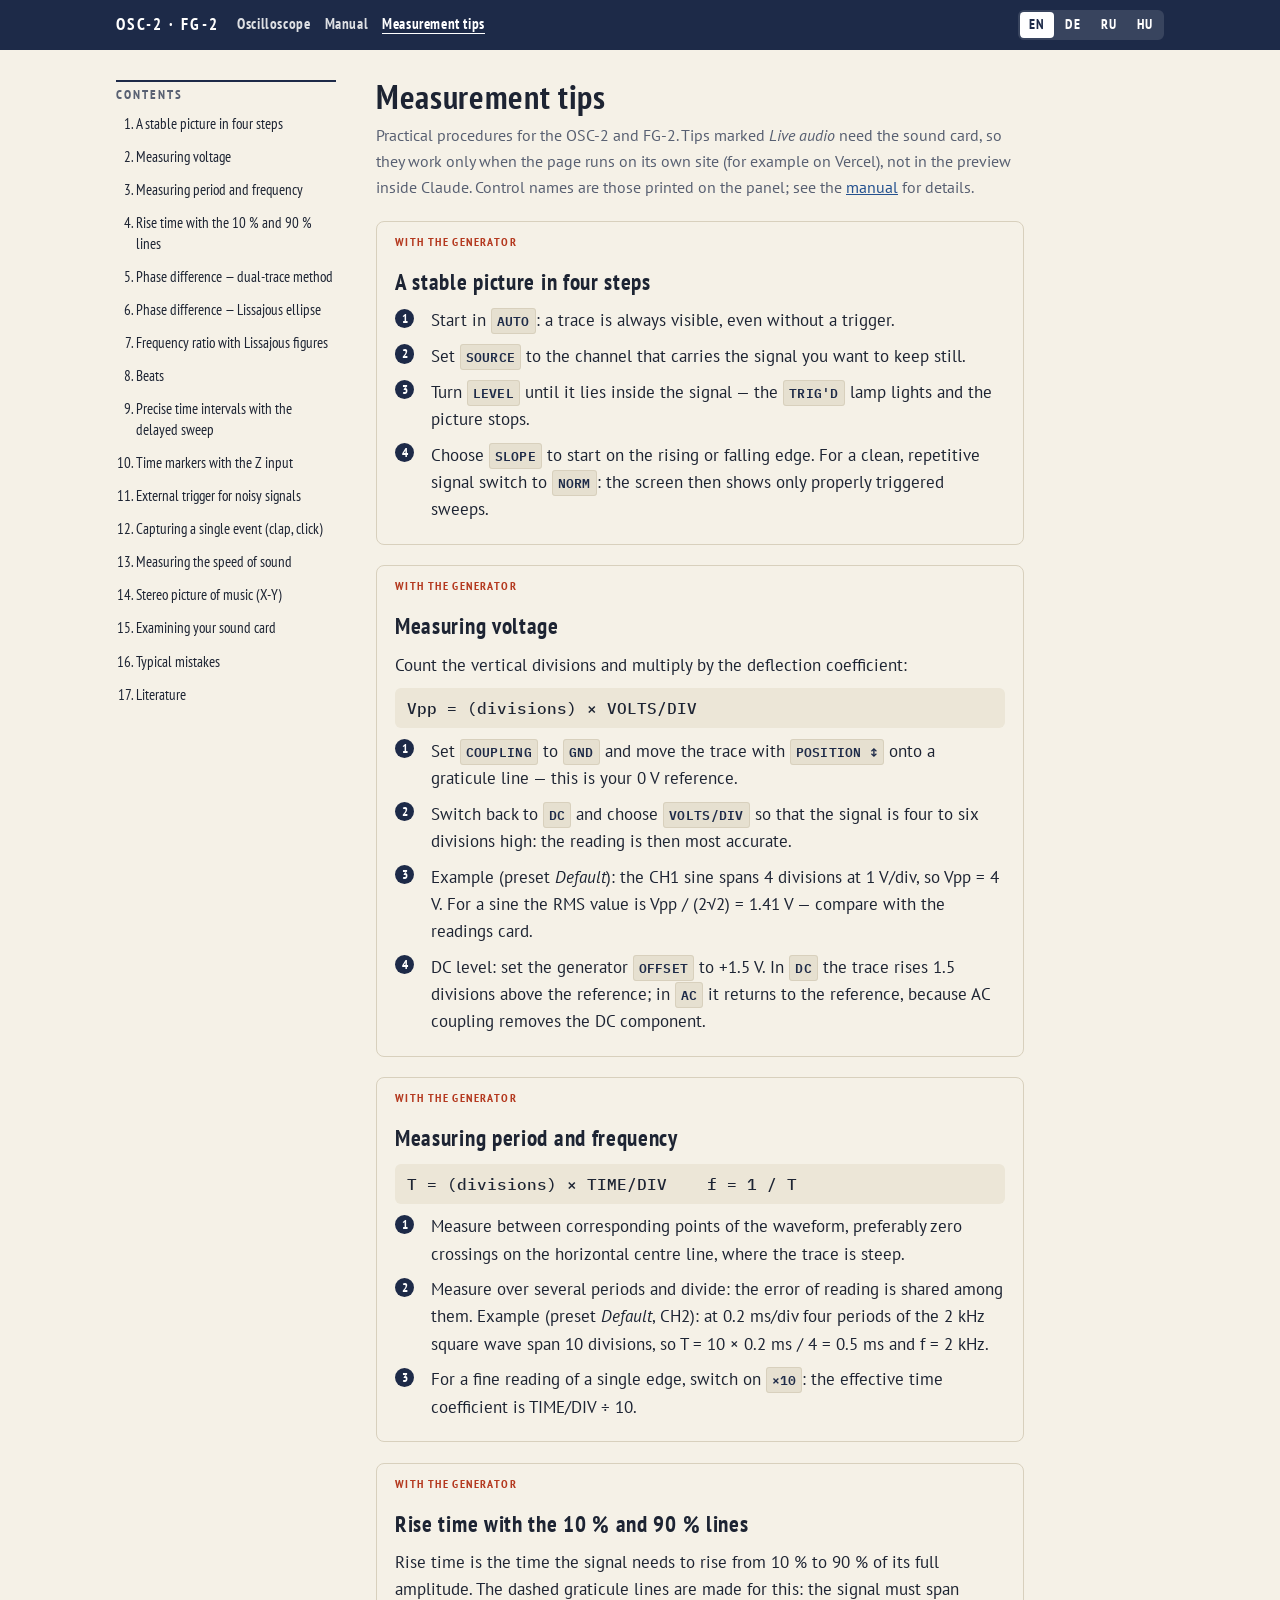
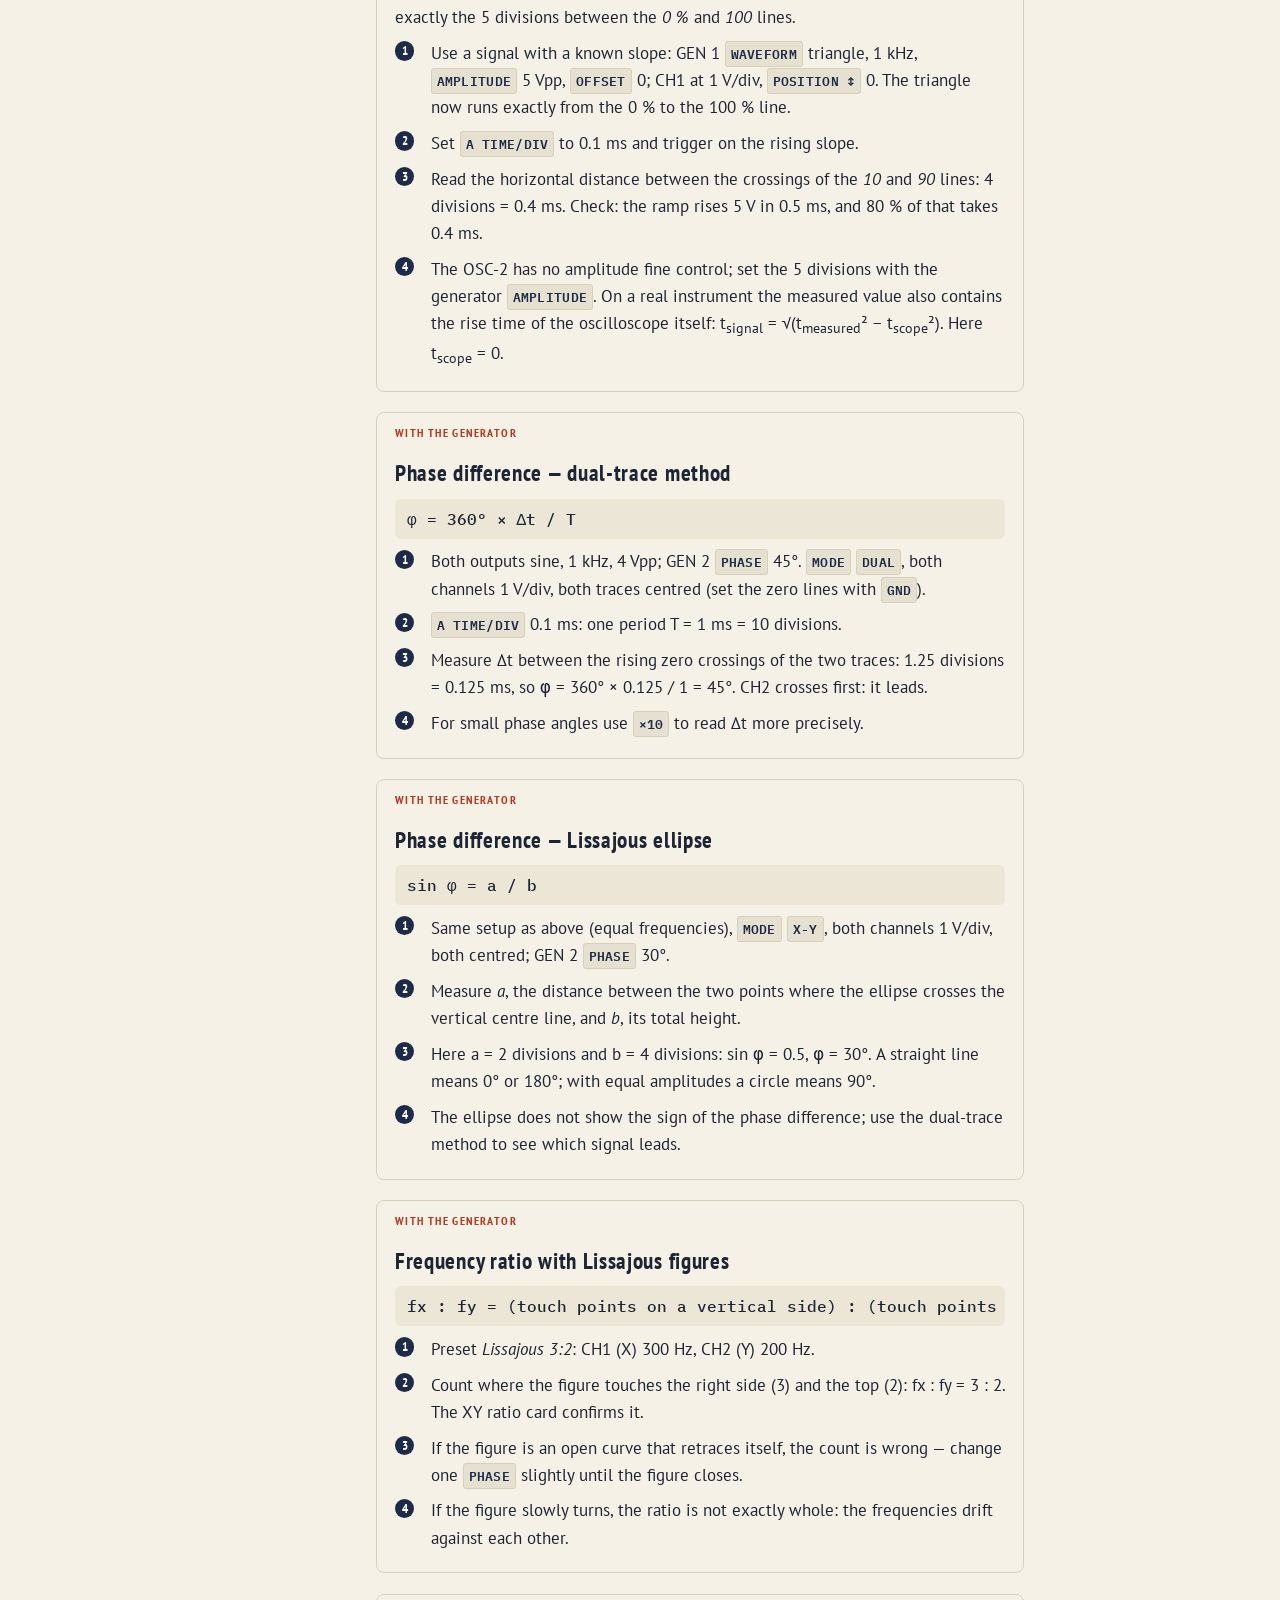
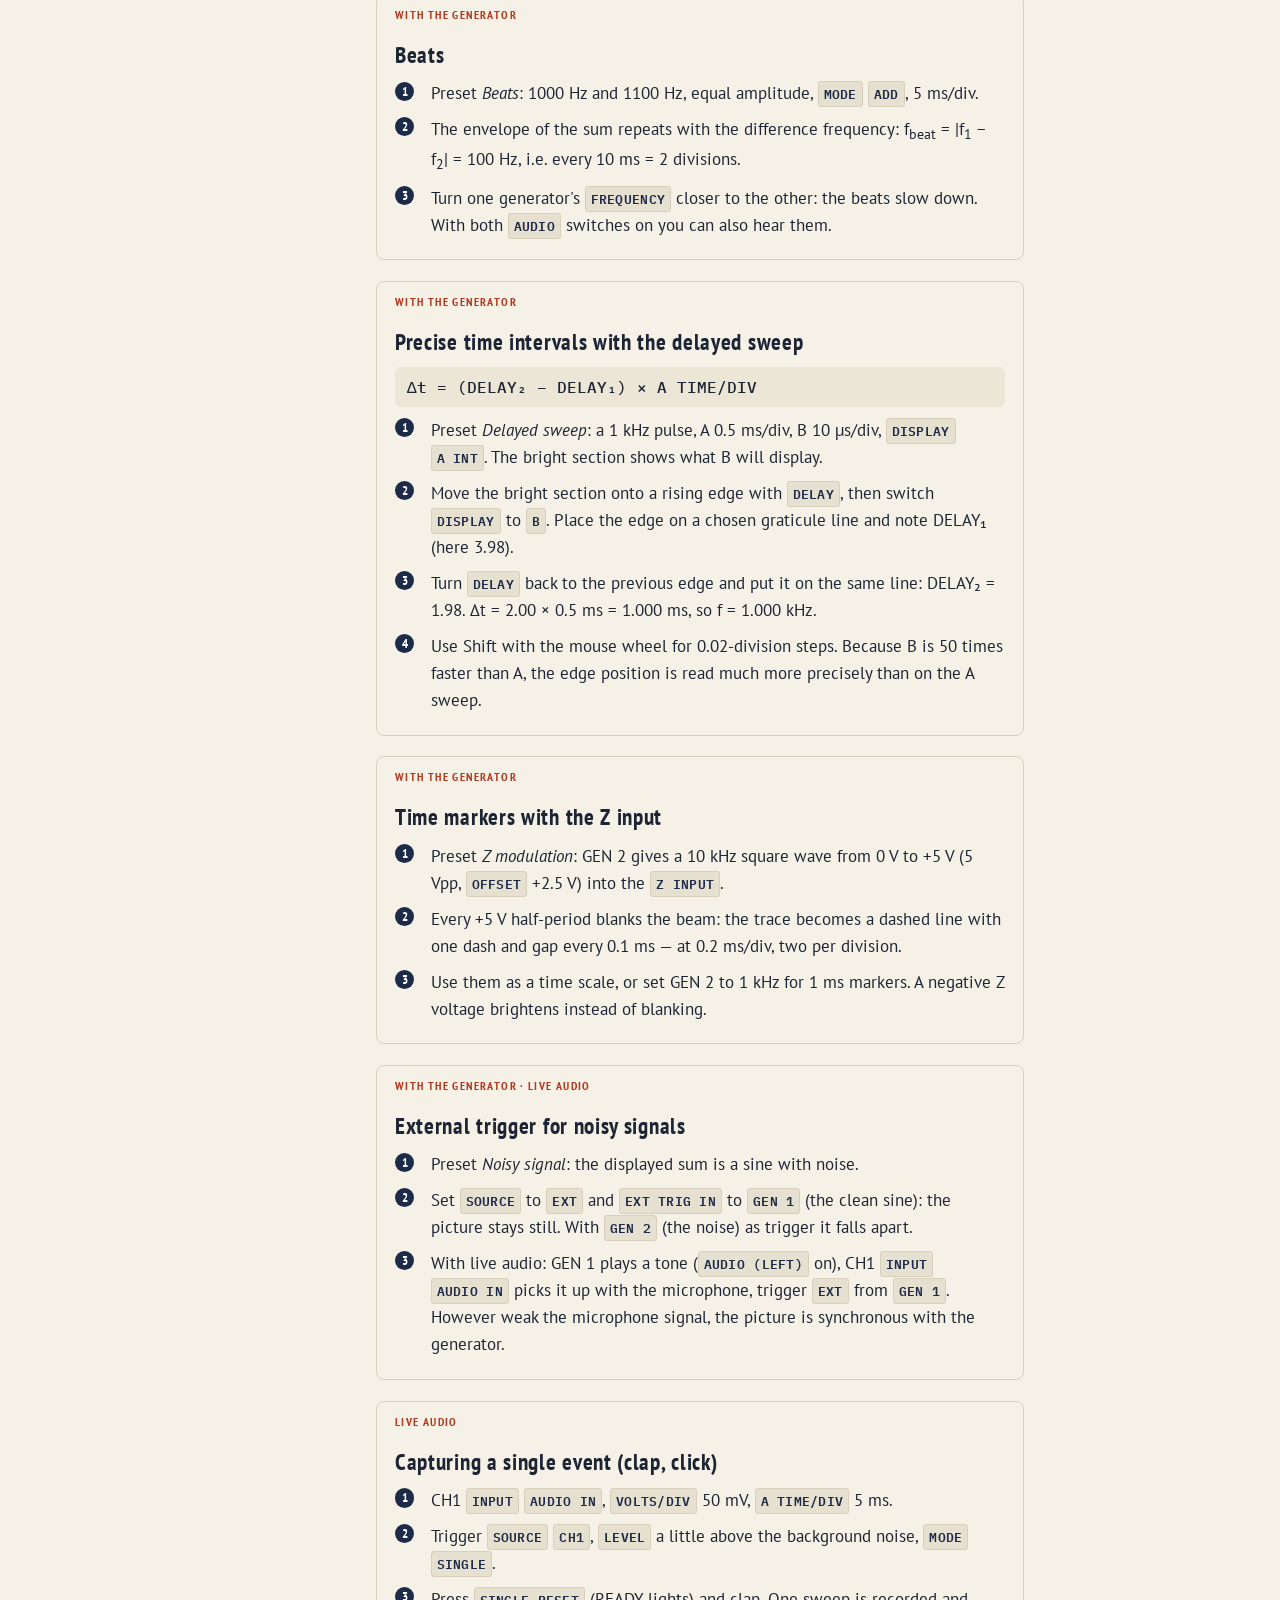
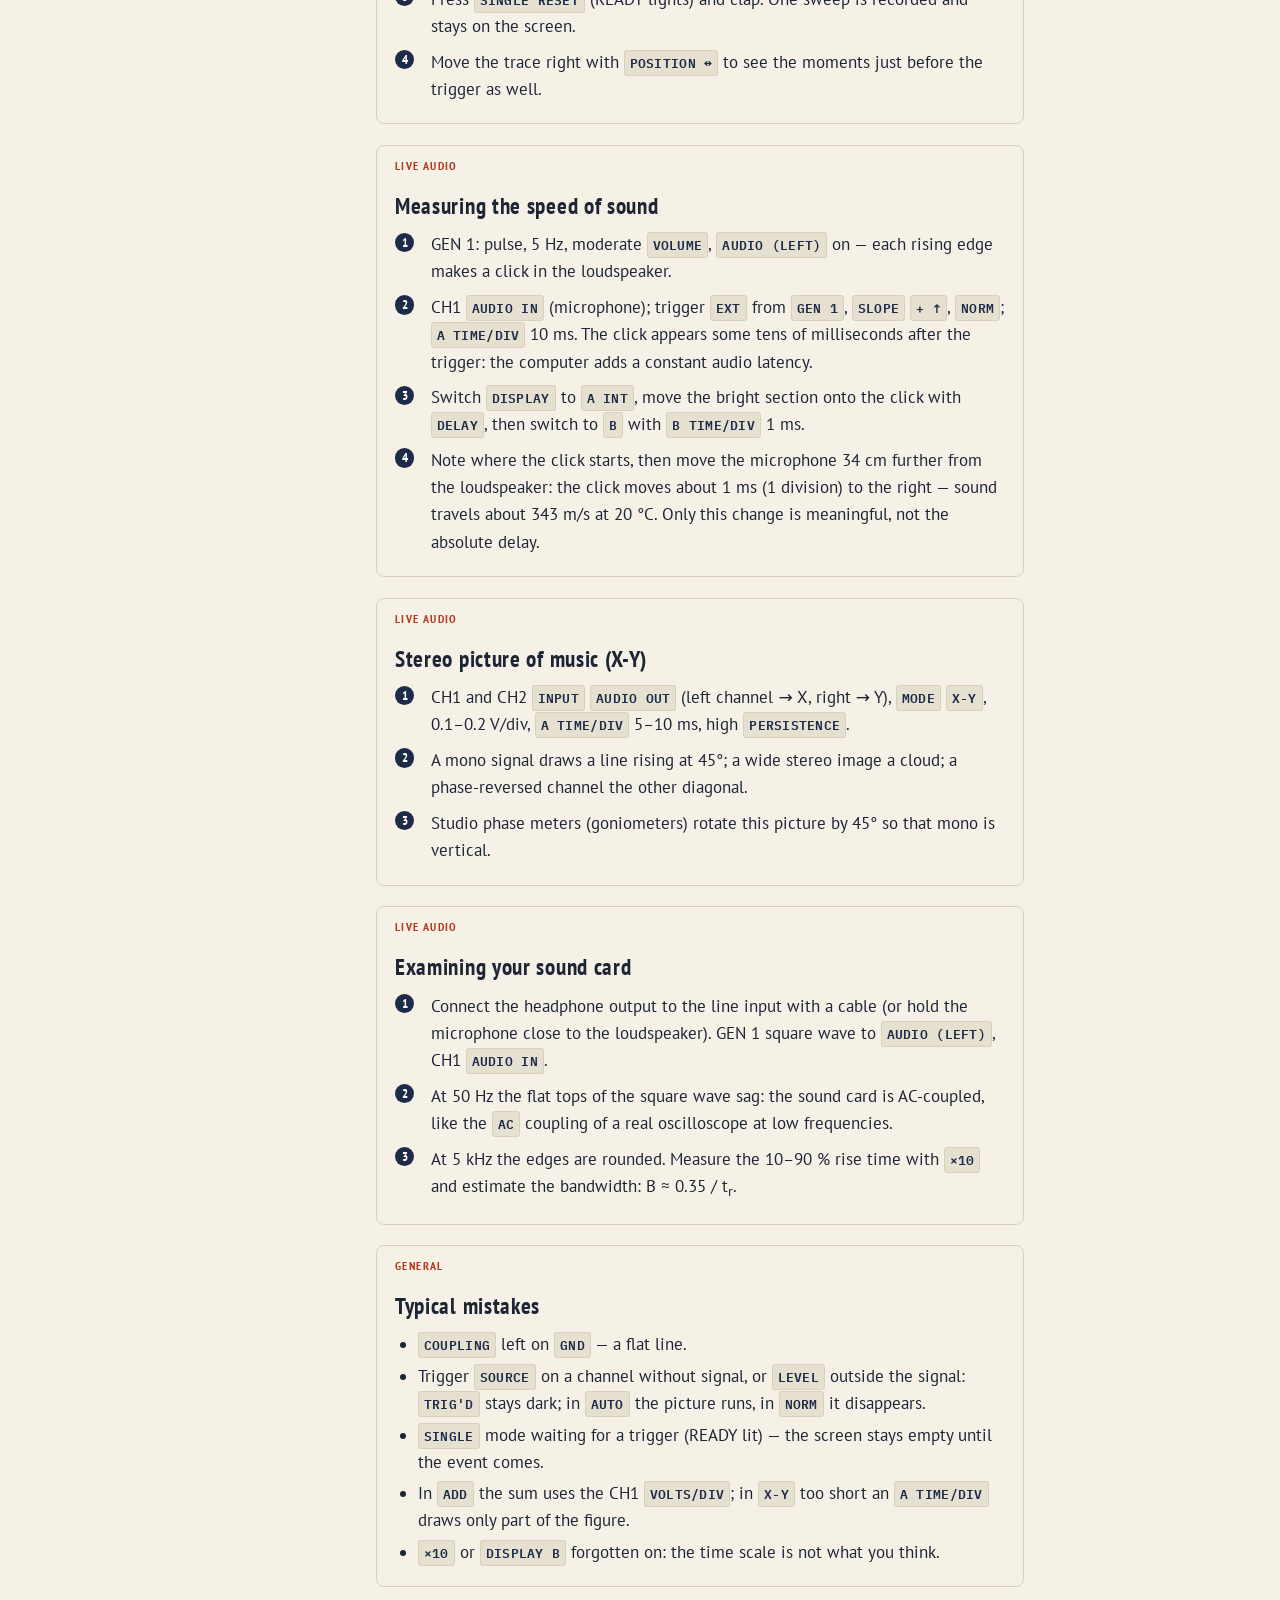
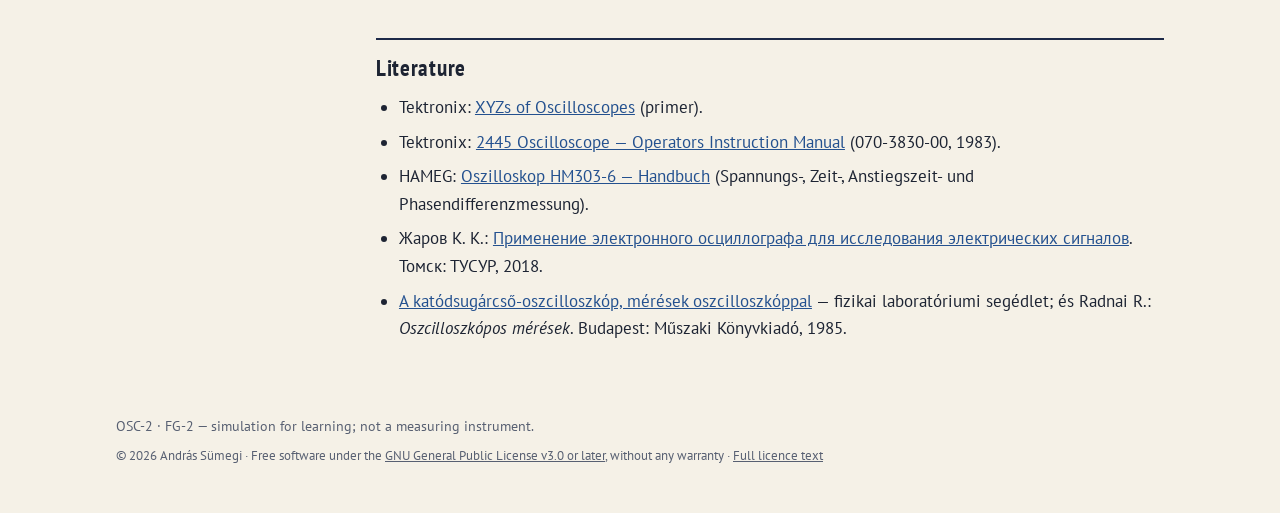
<file: tips.html>
<!doctype html>
<!--
  OSC-2 / FG-2 — dual-trace oscilloscope and function generator simulator
  Copyright (C) 2026 András Sümegi
  This program is free software: you can redistribute it and/or modify it under the terms of the
  GNU General Public License as published by the Free Software Foundation, either version 3 of the
  License, or (at your option) any later version. It is distributed WITHOUT ANY WARRANTY; see
  <https://www.gnu.org/licenses/>.
  SPDX-License-Identifier: GPL-3.0-or-later
-->
<html lang="en">
<head>
<meta charset="utf-8">
<meta name="viewport" content="width=device-width, initial-scale=1, viewport-fit=cover">
<title>OSC-2 Measurement Tips</title>
<meta name="description" content="Measurement tips for the OSC-2 oscilloscope simulator and FG-2 function generator, in English, German, Russian and Hungarian.">
<link rel="preconnect" href="https://fonts.googleapis.com">
<link rel="stylesheet" href="https://fonts.googleapis.com/css2?family=PT+Sans:ital,wght@0,400;0,700;1,400&family=PT+Sans+Narrow:wght@400;700&family=IBM+Plex+Mono:wght@500;600&display=swap">
<link rel="stylesheet" href="manual.css">
<link rel="icon" href="favicon.svg" type="image/svg+xml">
</head>
<body>
<div class="bar"><div class="bar-in">
  <span class="brand">OSC-2 · FG-2</span>
  <nav aria-label="Pages">
    <a href="./">
      <span data-l="en">Oscilloscope</span><span data-l="de" hidden>Oszilloskop</span><span data-l="ru" hidden>Осциллограф</span><span data-l="hu" hidden>Oszcilloszkóp</span></a>
    <a href="help.html" data-keep-lang>
      <span data-l="en">Manual</span><span data-l="de" hidden>Bedienungsanleitung</span><span data-l="ru" hidden>Руководство</span><span data-l="hu" hidden>Kezelési útmutató</span></a>
    <a href="tips.html" aria-current="page" data-keep-lang>
      <span data-l="en">Measurement tips</span><span data-l="de" hidden>Messtipps</span><span data-l="ru" hidden>Советы по измерениям</span><span data-l="hu" hidden>Mérési tippek</span></a>
  </nav>
  <div class="langs" role="group" aria-label="Language">
    <button type="button" data-lang="en" title="English" lang="en">EN</button>
    <button type="button" data-lang="de" title="Deutsch" lang="de">DE</button>
    <button type="button" data-lang="ru" title="Русский" lang="ru">RU</button>
    <button type="button" data-lang="hu" title="Magyar" lang="hu">HU</button>
  </div>
</div></div>

<main>
<nav class="toc" id="toc" aria-label="Contents"></nav>
<div class="content">

<!-- ======================================================================= ENGLISH -->
<article data-lang="en" lang="en" data-title="OSC-2 Measurement Tips">
<header>
  <h1>Measurement tips</h1>
  <p>Practical procedures for the OSC-2 and FG-2. Tips marked <em>Live audio</em> need the sound card, so they work only when the page runs on its own site (for example on Vercel), not in the preview inside Claude. Control names are those printed on the panel; see the <a href="help.html#en" data-keep-lang>manual</a> for details.</p>
</header>

<section class="tip"><span class="tag">With the generator</span>
<h2 id="en-stable">A stable picture in four steps</h2>
<ol class="steps">
  <li>Start in <span class="k">AUTO</span>: a trace is always visible, even without a trigger.</li>
  <li>Set <span class="k">SOURCE</span> to the channel that carries the signal you want to keep still.</li>
  <li>Turn <span class="k">LEVEL</span> until it lies inside the signal — the <span class="k">TRIG'D</span> lamp lights and the picture stops.</li>
  <li>Choose <span class="k">SLOPE</span> to start on the rising or falling edge. For a clean, repetitive signal switch to <span class="k">NORM</span>: the screen then shows only properly triggered sweeps.</li>
</ol>
</section>

<section class="tip"><span class="tag">With the generator</span>
<h2 id="en-volt">Measuring voltage</h2>
<p>Count the vertical divisions and multiply by the deflection coefficient:</p>
<div class="formula">Vpp = (divisions) × VOLTS/DIV</div>
<ol class="steps">
  <li>Set <span class="k">COUPLING</span> to <span class="k">GND</span> and move the trace with <span class="k">POSITION ↕</span> onto a graticule line — this is your 0 V reference.</li>
  <li>Switch back to <span class="k">DC</span> and choose <span class="k">VOLTS/DIV</span> so that the signal is four to six divisions high: the reading is then most accurate.</li>
  <li>Example (preset <em>Default</em>): the CH1 sine spans 4 divisions at 1 V/div, so Vpp = 4 V. For a sine the RMS value is Vpp / (2√2) = 1.41 V — compare with the readings card.</li>
  <li>DC level: set the generator <span class="k">OFFSET</span> to +1.5 V. In <span class="k">DC</span> the trace rises 1.5 divisions above the reference; in <span class="k">AC</span> it returns to the reference, because AC coupling removes the DC component.</li>
</ol>
</section>

<section class="tip"><span class="tag">With the generator</span>
<h2 id="en-time">Measuring period and frequency</h2>
<div class="formula">T = (divisions) × TIME/DIV &nbsp;&nbsp; f = 1 / T</div>
<ol class="steps">
  <li>Measure between corresponding points of the waveform, preferably zero crossings on the horizontal centre line, where the trace is steep.</li>
  <li>Measure over several periods and divide: the error of reading is shared among them. Example (preset <em>Default</em>, CH2): at 0.2 ms/div four periods of the 2 kHz square wave span 10 divisions, so T = 10 × 0.2 ms / 4 = 0.5 ms and f = 2 kHz.</li>
  <li>For a fine reading of a single edge, switch on <span class="k">×10</span>: the effective time coefficient is TIME/DIV ÷ 10.</li>
</ol>
</section>

<section class="tip"><span class="tag">With the generator</span>
<h2 id="en-rise">Rise time with the 10 % and 90 % lines</h2>
<p>Rise time is the time the signal needs to rise from 10 % to 90 % of its full amplitude. The dashed graticule lines are made for this: the signal must span exactly the 5 divisions between the <em>0 %</em> and <em>100</em> lines.</p>
<ol class="steps">
  <li>Use a signal with a known slope: GEN 1 <span class="k">WAVEFORM</span> triangle, 1 kHz, <span class="k">AMPLITUDE</span> 5 Vpp, <span class="k">OFFSET</span> 0; CH1 at 1 V/div, <span class="k">POSITION ↕</span> 0. The triangle now runs exactly from the 0 % to the 100 % line.</li>
  <li>Set <span class="k">A TIME/DIV</span> to 0.1 ms and trigger on the rising slope.</li>
  <li>Read the horizontal distance between the crossings of the <em>10</em> and <em>90</em> lines: 4 divisions = 0.4 ms. Check: the ramp rises 5 V in 0.5 ms, and 80 % of that takes 0.4 ms.</li>
  <li>The OSC-2 has no amplitude fine control; set the 5 divisions with the generator <span class="k">AMPLITUDE</span>. On a real instrument the measured value also contains the rise time of the oscilloscope itself: t<sub>signal</sub> = √(t<sub>measured</sub>² − t<sub>scope</sub>²). Here t<sub>scope</sub> = 0.</li>
</ol>
</section>

<section class="tip"><span class="tag">With the generator</span>
<h2 id="en-phase">Phase difference — dual-trace method</h2>
<div class="formula">φ = 360° × Δt / T</div>
<ol class="steps">
  <li>Both outputs sine, 1 kHz, 4 Vpp; GEN 2 <span class="k">PHASE</span> 45°. <span class="k">MODE</span> <span class="k">DUAL</span>, both channels 1 V/div, both traces centred (set the zero lines with <span class="k">GND</span>).</li>
  <li><span class="k">A TIME/DIV</span> 0.1 ms: one period T = 1 ms = 10 divisions.</li>
  <li>Measure Δt between the rising zero crossings of the two traces: 1.25 divisions = 0.125 ms, so φ = 360° × 0.125 / 1 = 45°. CH2 crosses first: it leads.</li>
  <li>For small phase angles use <span class="k">×10</span> to read Δt more precisely.</li>
</ol>
</section>

<section class="tip"><span class="tag">With the generator</span>
<h2 id="en-ellipse">Phase difference — Lissajous ellipse</h2>
<div class="formula">sin φ = a / b</div>
<ol class="steps">
  <li>Same setup as above (equal frequencies), <span class="k">MODE</span> <span class="k">X-Y</span>, both channels 1 V/div, both centred; GEN 2 <span class="k">PHASE</span> 30°.</li>
  <li>Measure <em>a</em>, the distance between the two points where the ellipse crosses the vertical centre line, and <em>b</em>, its total height.</li>
  <li>Here a = 2 divisions and b = 4 divisions: sin φ = 0.5, φ = 30°. A straight line means 0° or 180°; with equal amplitudes a circle means 90°.</li>
  <li>The ellipse does not show the sign of the phase difference; use the dual-trace method to see which signal leads.</li>
</ol>
</section>

<section class="tip"><span class="tag">With the generator</span>
<h2 id="en-ratio">Frequency ratio with Lissajous figures</h2>
<div class="formula">fx : fy = (touch points on a vertical side) : (touch points on the top)</div>
<ol class="steps">
  <li>Preset <em>Lissajous 3:2</em>: CH1 (X) 300 Hz, CH2 (Y) 200 Hz.</li>
  <li>Count where the figure touches the right side (3) and the top (2): fx : fy = 3 : 2. The XY ratio card confirms it.</li>
  <li>If the figure is an open curve that retraces itself, the count is wrong — change one <span class="k">PHASE</span> slightly until the figure closes.</li>
  <li>If the figure slowly turns, the ratio is not exactly whole: the frequencies drift against each other.</li>
</ol>
</section>

<section class="tip"><span class="tag">With the generator</span>
<h2 id="en-beats">Beats</h2>
<ol class="steps">
  <li>Preset <em>Beats</em>: 1000 Hz and 1100 Hz, equal amplitude, <span class="k">MODE</span> <span class="k">ADD</span>, 5 ms/div.</li>
  <li>The envelope of the sum repeats with the difference frequency: f<sub>beat</sub> = |f<sub>1</sub> − f<sub>2</sub>| = 100 Hz, i.e. every 10 ms = 2 divisions.</li>
  <li>Turn one generator's <span class="k">FREQUENCY</span> closer to the other: the beats slow down. With both <span class="k">AUDIO</span> switches on you can also hear them.</li>
</ol>
</section>

<section class="tip"><span class="tag">With the generator</span>
<h2 id="en-delta">Precise time intervals with the delayed sweep</h2>
<div class="formula">Δt = (DELAY₂ − DELAY₁) × A TIME/DIV</div>
<ol class="steps">
  <li>Preset <em>Delayed sweep</em>: a 1 kHz pulse, A 0.5 ms/div, B 10 µs/div, <span class="k">DISPLAY</span> <span class="k">A INT</span>. The bright section shows what B will display.</li>
  <li>Move the bright section onto a rising edge with <span class="k">DELAY</span>, then switch <span class="k">DISPLAY</span> to <span class="k">B</span>. Place the edge on a chosen graticule line and note DELAY₁ (here 3.98).</li>
  <li>Turn <span class="k">DELAY</span> back to the previous edge and put it on the same line: DELAY₂ = 1.98. Δt = 2.00 × 0.5 ms = 1.000 ms, so f = 1.000 kHz.</li>
  <li>Use Shift with the mouse wheel for 0.02-division steps. Because B is 50 times faster than A, the edge position is read much more precisely than on the A sweep.</li>
</ol>
</section>

<section class="tip"><span class="tag">With the generator</span>
<h2 id="en-zmark">Time markers with the Z input</h2>
<ol class="steps">
  <li>Preset <em>Z modulation</em>: GEN 2 gives a 10 kHz square wave from 0 V to +5 V (5 Vpp, <span class="k">OFFSET</span> +2.5 V) into the <span class="k">Z INPUT</span>.</li>
  <li>Every +5 V half-period blanks the beam: the trace becomes a dashed line with one dash and gap every 0.1 ms — at 0.2 ms/div, two per division.</li>
  <li>Use them as a time scale, or set GEN 2 to 1 kHz for 1 ms markers. A negative Z voltage brightens instead of blanking.</li>
</ol>
</section>

<section class="tip"><span class="tag">With the generator · Live audio</span>
<h2 id="en-ext">External trigger for noisy signals</h2>
<ol class="steps">
  <li>Preset <em>Noisy signal</em>: the displayed sum is a sine with noise.</li>
  <li>Set <span class="k">SOURCE</span> to <span class="k">EXT</span> and <span class="k">EXT TRIG IN</span> to <span class="k">GEN 1</span> (the clean sine): the picture stays still. With <span class="k">GEN 2</span> (the noise) as trigger it falls apart.</li>
  <li>With live audio: GEN 1 plays a tone (<span class="k">AUDIO (LEFT)</span> on), CH1 <span class="k">INPUT</span> <span class="k">AUDIO IN</span> picks it up with the microphone, trigger <span class="k">EXT</span> from <span class="k">GEN 1</span>. However weak the microphone signal, the picture is synchronous with the generator.</li>
</ol>
</section>

<section class="tip"><span class="tag">Live audio</span>
<h2 id="en-single">Capturing a single event (clap, click)</h2>
<ol class="steps">
  <li>CH1 <span class="k">INPUT</span> <span class="k">AUDIO IN</span>, <span class="k">VOLTS/DIV</span> 50 mV, <span class="k">A TIME/DIV</span> 5 ms.</li>
  <li>Trigger <span class="k">SOURCE</span> <span class="k">CH1</span>, <span class="k">LEVEL</span> a little above the background noise, <span class="k">MODE</span> <span class="k">SINGLE</span>.</li>
  <li>Press <span class="k">SINGLE RESET</span> (READY lights) and clap. One sweep is recorded and stays on the screen.</li>
  <li>Move the trace right with <span class="k">POSITION ↔</span> to see the moments just before the trigger as well.</li>
</ol>
</section>

<section class="tip"><span class="tag">Live audio</span>
<h2 id="en-sound">Measuring the speed of sound</h2>
<ol class="steps">
  <li>GEN 1: pulse, 5 Hz, moderate <span class="k">VOLUME</span>, <span class="k">AUDIO (LEFT)</span> on — each rising edge makes a click in the loudspeaker.</li>
  <li>CH1 <span class="k">AUDIO IN</span> (microphone); trigger <span class="k">EXT</span> from <span class="k">GEN 1</span>, <span class="k">SLOPE</span> <span class="k">+ ↑</span>, <span class="k">NORM</span>; <span class="k">A TIME/DIV</span> 10 ms. The click appears some tens of milliseconds after the trigger: the computer adds a constant audio latency.</li>
  <li>Switch <span class="k">DISPLAY</span> to <span class="k">A INT</span>, move the bright section onto the click with <span class="k">DELAY</span>, then switch to <span class="k">B</span> with <span class="k">B TIME/DIV</span> 1 ms.</li>
  <li>Note where the click starts, then move the microphone 34 cm further from the loudspeaker: the click moves about 1 ms (1 division) to the right — sound travels about 343 m/s at 20 °C. Only this change is meaningful, not the absolute delay.</li>
</ol>
</section>

<section class="tip"><span class="tag">Live audio</span>
<h2 id="en-stereo">Stereo picture of music (X-Y)</h2>
<ol class="steps">
  <li>CH1 and CH2 <span class="k">INPUT</span> <span class="k">AUDIO OUT</span> (left channel → X, right → Y), <span class="k">MODE</span> <span class="k">X-Y</span>, 0.1–0.2 V/div, <span class="k">A TIME/DIV</span> 5–10 ms, high <span class="k">PERSISTENCE</span>.</li>
  <li>A mono signal draws a line rising at 45°; a wide stereo image a cloud; a phase-reversed channel the other diagonal.</li>
  <li>Studio phase meters (goniometers) rotate this picture by 45° so that mono is vertical.</li>
</ol>
</section>

<section class="tip"><span class="tag">Live audio</span>
<h2 id="en-card">Examining your sound card</h2>
<ol class="steps">
  <li>Connect the headphone output to the line input with a cable (or hold the microphone close to the loudspeaker). GEN 1 square wave to <span class="k">AUDIO (LEFT)</span>, CH1 <span class="k">AUDIO IN</span>.</li>
  <li>At 50 Hz the flat tops of the square wave sag: the sound card is AC-coupled, like the <span class="k">AC</span> coupling of a real oscilloscope at low frequencies.</li>
  <li>At 5 kHz the edges are rounded. Measure the 10–90 % rise time with <span class="k">×10</span> and estimate the bandwidth: B ≈ 0.35 / t<sub>r</sub>.</li>
</ol>
</section>

<section class="tip"><span class="tag">General</span>
<h2 id="en-mistakes">Typical mistakes</h2>
<ul>
  <li><span class="k">COUPLING</span> left on <span class="k">GND</span> — a flat line.</li>
  <li>Trigger <span class="k">SOURCE</span> on a channel without signal, or <span class="k">LEVEL</span> outside the signal: <span class="k">TRIG'D</span> stays dark; in <span class="k">AUTO</span> the picture runs, in <span class="k">NORM</span> it disappears.</li>
  <li><span class="k">SINGLE</span> mode waiting for a trigger (READY lit) — the screen stays empty until the event comes.</li>
  <li>In <span class="k">ADD</span> the sum uses the CH1 <span class="k">VOLTS/DIV</span>; in <span class="k">X-Y</span> too short an <span class="k">A TIME/DIV</span> draws only part of the figure.</li>
  <li><span class="k">×10</span> or <span class="k">DISPLAY B</span> forgotten on: the time scale is not what you think.</li>
</ul>
</section>
</article>

<!-- ======================================================================= DEUTSCH -->
<article data-lang="de" lang="de" data-title="OSC-2 Messtipps" hidden>
<header>
  <h1>Messtipps</h1>
  <p>Praktische Messverfahren für OSC-2 und FG-2. Tipps mit dem Vermerk <em>Live-Audio</em> brauchen die Soundkarte und funktionieren daher nur, wenn die Seite auf ihrer eigenen Website läuft (z. B. bei Vercel), nicht in der Vorschau in Claude. Die Bedienelemente sind so benannt, wie sie auf der Frontplatte stehen; Einzelheiten in der <a href="help.html#de" data-keep-lang>Bedienungsanleitung</a>.</p>
</header>

<section class="tip"><span class="tag">Mit dem Generator</span>
<h2 id="de-stable">Ein stehendes Bild in vier Schritten</h2>
<ol class="steps">
  <li>Mit <span class="k">AUTO</span> beginnen: Es ist immer eine Spur zu sehen, auch ohne Triggerung.</li>
  <li>Die Triggerquelle <span class="k">SOURCE</span> auf den Kanal stellen, dessen Signal stillstehen soll.</li>
  <li>Den Triggerpegel <span class="k">LEVEL</span> so drehen, dass er innerhalb des Signals liegt — die Lampe <span class="k">TRIG'D</span> leuchtet, das Bild steht.</li>
  <li>Mit <span class="k">SLOPE</span> die steigende oder fallende Flanke wählen. Bei einem sauberen, periodischen Signal auf <span class="k">NORM</span> schalten: dann erscheinen nur richtig getriggerte Ablenkungen.</li>
</ol>
</section>

<section class="tip"><span class="tag">Mit dem Generator</span>
<h2 id="de-volt">Spannungsmessung</h2>
<p>Die senkrechten Teile zählen und mit dem Ablenkkoeffizienten multiplizieren:</p>
<div class="formula">Uss = (Teile) × VOLTS/DIV</div>
<ol class="steps">
  <li><span class="k">COUPLING</span> auf <span class="k">GND</span> stellen und die Spur mit <span class="k">POSITION ↕</span> auf eine Rasterlinie legen — das ist der 0-V-Bezug.</li>
  <li>Zurück auf <span class="k">DC</span> und <span class="k">VOLTS/DIV</span> so wählen, dass das Signal vier bis sechs Teile hoch ist: dann ist die Ablesung am genauesten.</li>
  <li>Beispiel (Preset <em>Default</em>): Der Sinus auf CH1 ist bei 1 V/Div 4 Teile hoch, also Uss = 4 V. Beim Sinus ist der Effektivwert Uss / (2√2) = 1,41 V — mit der Messwertkarte vergleichen.</li>
  <li>Gleichspannungsanteil: <span class="k">OFFSET</span> des Generators auf +1,5 V stellen. Bei <span class="k">DC</span> liegt die Spur 1,5 Teile über dem Bezug; bei <span class="k">AC</span> kehrt sie zum Bezug zurück, weil die AC-Kopplung den Gleichanteil abtrennt.</li>
</ol>
</section>

<section class="tip"><span class="tag">Mit dem Generator</span>
<h2 id="de-time">Perioden- und Frequenzmessung</h2>
<div class="formula">T = (Teile) × TIME/DIV &nbsp;&nbsp; f = 1 / T</div>
<ol class="steps">
  <li>Zwischen einander entsprechenden Punkten der Kurve messen, am besten an Nulldurchgängen auf der waagerechten Mittellinie, wo die Spur steil ist.</li>
  <li>Über mehrere Perioden messen und teilen: der Ablesefehler verteilt sich. Beispiel (Preset <em>Default</em>, CH2): bei 0,2 ms/Div erstrecken sich vier Perioden des 2-kHz-Rechtecks über 10 Teile, also T = 10 × 0,2 ms / 4 = 0,5 ms und f = 2 kHz.</li>
  <li>Für die genaue Ablesung einer einzelnen Flanke <span class="k">×10</span> einschalten: der wirksame Zeitkoeffizient ist TIME/DIV ÷ 10.</li>
</ol>
</section>

<section class="tip"><span class="tag">Mit dem Generator</span>
<h2 id="de-rise">Anstiegszeit mit den 10-%- und 90-%-Linien</h2>
<p>Die Anstiegszeit ist die Zeit, in der das Signal von 10 % auf 90 % seiner vollen Amplitude ansteigt. Dafür sind die gestrichelten Rasterlinien gedacht: das Signal muss genau die 5 Teile zwischen der <em>0 %</em>- und der <em>100</em>-Linie einnehmen.</p>
<ol class="steps">
  <li>Ein Signal mit bekannter Steigung verwenden: GEN 1 <span class="k">WAVEFORM</span> Dreieck, 1 kHz, <span class="k">AMPLITUDE</span> 5 Vss, <span class="k">OFFSET</span> 0; CH1 mit 1 V/Div, <span class="k">POSITION ↕</span> 0. Das Dreieck verläuft jetzt genau von der 0-%- zur 100-%-Linie.</li>
  <li><span class="k">A TIME/DIV</span> auf 0,1 ms stellen und auf die steigende Flanke triggern.</li>
  <li>Den waagerechten Abstand zwischen den Schnittpunkten mit der <em>10</em>- und der <em>90</em>-Linie ablesen: 4 Teile = 0,4 ms. Probe: die Rampe steigt in 0,5 ms um 5 V, 80 % davon dauern 0,4 ms.</li>
  <li>Das OSC-2 hat keinen Feinsteller für den Ablenkkoeffizienten; die 5 Teile mit <span class="k">AMPLITUDE</span> am Generator einstellen. Beim echten Gerät enthält der Messwert auch die Anstiegszeit des Oszilloskops: t<sub>Signal</sub> = √(t<sub>gemessen</sub>² − t<sub>Oszilloskop</sub>²). Hier ist t<sub>Oszilloskop</sub> = 0.</li>
</ol>
</section>

<section class="tip"><span class="tag">Mit dem Generator</span>
<h2 id="de-phase">Phasendifferenz im Zweikanalbetrieb</h2>
<div class="formula">φ = 360° × Δt / T</div>
<ol class="steps">
  <li>Beide Ausgänge Sinus, 1 kHz, 4 Vss; GEN 2 <span class="k">PHASE</span> 45°. <span class="k">MODE</span> <span class="k">DUAL</span>, beide Kanäle 1 V/Div, beide Spuren in der Mitte (Nulllinien mit <span class="k">GND</span> einstellen).</li>
  <li><span class="k">A TIME/DIV</span> 0,1 ms: eine Periode T = 1 ms = 10 Teile.</li>
  <li>Δt zwischen den steigenden Nulldurchgängen der beiden Spuren messen: 1,25 Teile = 0,125 ms, also φ = 360° × 0,125 / 1 = 45°. CH2 geht zuerst durch null: es eilt vor.</li>
  <li>Bei kleinen Phasenwinkeln Δt mit <span class="k">×10</span> genauer ablesen.</li>
</ol>
</section>

<section class="tip"><span class="tag">Mit dem Generator</span>
<h2 id="de-ellipse">Phasendifferenz mit der Lissajous-Ellipse</h2>
<div class="formula">sin φ = a / b</div>
<ol class="steps">
  <li>Aufbau wie oben (gleiche Frequenzen), <span class="k">MODE</span> <span class="k">X-Y</span>, beide Kanäle 1 V/Div, beide zentriert; GEN 2 <span class="k">PHASE</span> 30°.</li>
  <li><em>a</em> messen, den Abstand der beiden Punkte, in denen die Ellipse die senkrechte Mittellinie schneidet, und <em>b</em>, ihre Gesamthöhe.</li>
  <li>Hier ist a = 2 Teile und b = 4 Teile: sin φ = 0,5, φ = 30°. Eine Gerade bedeutet 0° oder 180°; bei gleichen Amplituden bedeutet ein Kreis 90°.</li>
  <li>Die Ellipse zeigt das Vorzeichen der Phasendifferenz nicht; welches Signal voreilt, zeigt der Zweikanalbetrieb.</li>
</ol>
</section>

<section class="tip"><span class="tag">Mit dem Generator</span>
<h2 id="de-ratio">Frequenzverhältnis mit Lissajous-Figuren</h2>
<div class="formula">fx : fy = (Berührungspunkte an einer senkrechten Seite) : (Berührungspunkte oben)</div>
<ol class="steps">
  <li>Preset <em>Lissajous 3:2</em>: CH1 (X) 300 Hz, CH2 (Y) 200 Hz.</li>
  <li>Zählen, wie oft die Figur die rechte Seite (3) und die obere Seite (2) berührt: fx : fy = 3 : 2. Die Karte „XY ratio“ bestätigt es.</li>
  <li>Ist die Figur eine offene, in sich zurücklaufende Kurve, stimmt die Zählung nicht — eine <span class="k">PHASE</span> etwas verstellen, bis sich die Figur schließt.</li>
  <li>Dreht sich die Figur langsam, ist das Verhältnis nicht genau ganzzahlig: die Frequenzen laufen gegeneinander.</li>
</ol>
</section>

<section class="tip"><span class="tag">Mit dem Generator</span>
<h2 id="de-beats">Schwebung</h2>
<ol class="steps">
  <li>Preset <em>Beats</em>: 1000 Hz und 1100 Hz mit gleicher Amplitude, <span class="k">MODE</span> <span class="k">ADD</span>, 5 ms/Div.</li>
  <li>Die Hüllkurve der Summe wiederholt sich mit der Differenzfrequenz: f<sub>S</sub> = |f<sub>1</sub> − f<sub>2</sub>| = 100 Hz, also alle 10 ms = 2 Teile.</li>
  <li><span class="k">FREQUENCY</span> eines Generators näher an die des anderen bringen: die Schwebung wird langsamer. Mit beiden <span class="k">AUDIO</span>-Schaltern ist sie auch zu hören.</li>
</ol>
</section>

<section class="tip"><span class="tag">Mit dem Generator</span>
<h2 id="de-delta">Genaue Zeitintervalle mit der verzögerten Zeitbasis</h2>
<div class="formula">Δt = (DELAY₂ − DELAY₁) × A TIME/DIV</div>
<ol class="steps">
  <li>Preset <em>Delayed sweep</em>: ein 1-kHz-Impuls, A 0,5 ms/Div, B 10 µs/Div, <span class="k">DISPLAY</span> <span class="k">A INT</span>. Der aufgehellte Abschnitt zeigt, was B darstellen wird.</li>
  <li>Den aufgehellten Abschnitt mit <span class="k">DELAY</span> auf eine steigende Flanke schieben, dann <span class="k">DISPLAY</span> auf <span class="k">B</span>. Die Flanke auf eine gewählte Rasterlinie legen und DELAY₁ notieren (hier 3,98).</li>
  <li><span class="k">DELAY</span> zur vorhergehenden Flanke zurückdrehen und sie auf dieselbe Linie legen: DELAY₂ = 1,98. Δt = 2,00 × 0,5 ms = 1,000 ms, also f = 1,000 kHz.</li>
  <li>Umschalttaste mit Mausrad ergibt Schritte von 0,02 Teilen. Da B 50-mal schneller ist als A, lässt sich die Lage der Flanke viel genauer ablesen als bei der A-Ablenkung.</li>
</ol>
</section>

<section class="tip"><span class="tag">Mit dem Generator</span>
<h2 id="de-zmark">Zeitmarken mit dem Z-Eingang</h2>
<ol class="steps">
  <li>Preset <em>Z modulation</em>: GEN 2 liefert ein 10-kHz-Rechteck von 0 V bis +5 V (5 Vss, <span class="k">OFFSET</span> +2,5 V) an den <span class="k">Z INPUT</span>.</li>
  <li>Jede +5-V-Halbperiode dunkelt den Strahl: die Spur wird zur gestrichelten Linie, mit einem Strich und einer Lücke je 0,1 ms — bei 0,2 ms/Div zwei je Teil.</li>
  <li>Als Zeitmaßstab verwenden oder GEN 2 auf 1 kHz stellen für 1-ms-Marken. Eine negative Z-Spannung hellt auf statt zu dunkeln.</li>
</ol>
</section>

<section class="tip"><span class="tag">Mit dem Generator · Live-Audio</span>
<h2 id="de-ext">Externe Triggerung bei verrauschten Signalen</h2>
<ol class="steps">
  <li>Preset <em>Noisy signal</em>: die dargestellte Summe ist ein Sinus mit Rauschen.</li>
  <li><span class="k">SOURCE</span> auf <span class="k">EXT</span> und <span class="k">EXT TRIG IN</span> auf <span class="k">GEN 1</span> (der saubere Sinus): das Bild steht. Mit <span class="k">GEN 2</span> (dem Rauschen) als Trigger zerfällt es.</li>
  <li>Mit Live-Audio: GEN 1 spielt einen Ton (<span class="k">AUDIO (LEFT)</span> ein), CH1 <span class="k">INPUT</span> <span class="k">AUDIO IN</span> nimmt ihn mit dem Mikrofon auf, Triggerung <span class="k">EXT</span> von <span class="k">GEN 1</span>. Wie schwach das Mikrofonsignal auch ist, das Bild läuft synchron zum Generator.</li>
</ol>
</section>

<section class="tip"><span class="tag">Live-Audio</span>
<h2 id="de-single">Ein einmaliges Ereignis aufnehmen (Klatschen, Knacken)</h2>
<ol class="steps">
  <li>CH1 <span class="k">INPUT</span> <span class="k">AUDIO IN</span>, <span class="k">VOLTS/DIV</span> 50 mV, <span class="k">A TIME/DIV</span> 5 ms.</li>
  <li>Triggerquelle <span class="k">SOURCE</span> <span class="k">CH1</span>, <span class="k">LEVEL</span> etwas über dem Grundrauschen, <span class="k">MODE</span> <span class="k">SINGLE</span>.</li>
  <li><span class="k">SINGLE RESET</span> drücken (READY leuchtet) und klatschen. Eine Ablenkung wird aufgenommen und bleibt auf dem Schirm.</li>
  <li>Die Spur mit <span class="k">POSITION ↔</span> nach rechts schieben, um auch die Augenblicke kurz vor dem Triggerpunkt zu sehen.</li>
</ol>
</section>

<section class="tip"><span class="tag">Live-Audio</span>
<h2 id="de-sound">Messung der Schallgeschwindigkeit</h2>
<ol class="steps">
  <li>GEN 1: Impuls, 5 Hz, mäßige <span class="k">VOLUME</span>, <span class="k">AUDIO (LEFT)</span> ein — jede steigende Flanke erzeugt ein Knacken im Lautsprecher.</li>
  <li>CH1 <span class="k">AUDIO IN</span> (Mikrofon); Triggerung <span class="k">EXT</span> von <span class="k">GEN 1</span>, <span class="k">SLOPE</span> <span class="k">+ ↑</span>, <span class="k">NORM</span>; <span class="k">A TIME/DIV</span> 10 ms. Das Knacken erscheint einige zehn Millisekunden nach dem Triggerpunkt: der Computer fügt eine konstante Audiolatenz hinzu.</li>
  <li><span class="k">DISPLAY</span> auf <span class="k">A INT</span>, den aufgehellten Abschnitt mit <span class="k">DELAY</span> auf das Knacken schieben, dann auf <span class="k">B</span> umschalten, mit <span class="k">B TIME/DIV</span> 1 ms.</li>
  <li>Den Beginn des Knackens notieren, dann das Mikrofon 34 cm weiter vom Lautsprecher entfernen: das Knacken rückt etwa 1 ms (1 Teil) nach rechts — Schall legt bei 20 °C etwa 343 m/s zurück. Aussagekräftig ist nur diese Änderung, nicht die absolute Verzögerung.</li>
</ol>
</section>

<section class="tip"><span class="tag">Live-Audio</span>
<h2 id="de-stereo">Stereobild von Musik (XY-Betrieb)</h2>
<ol class="steps">
  <li>CH1 und CH2 <span class="k">INPUT</span> <span class="k">AUDIO OUT</span> (linker Kanal → X, rechter → Y), <span class="k">MODE</span> <span class="k">X-Y</span>, 0,1–0,2 V/Div, <span class="k">A TIME/DIV</span> 5–10 ms, lange <span class="k">PERSISTENCE</span>.</li>
  <li>Ein Monosignal zeichnet eine unter 45° ansteigende Gerade, ein breites Stereobild eine Wolke, ein verpolter Kanal die andere Diagonale.</li>
  <li>Stereosichtgeräte (Goniometer) im Studio drehen dieses Bild um 45°, sodass Mono senkrecht steht.</li>
</ol>
</section>

<section class="tip"><span class="tag">Live-Audio</span>
<h2 id="de-card">Die Soundkarte untersuchen</h2>
<ol class="steps">
  <li>Kopfhörerausgang mit einem Kabel an den Line-Eingang anschließen (oder das Mikrofon nah an den Lautsprecher halten). GEN 1 Rechteck auf <span class="k">AUDIO (LEFT)</span>, CH1 <span class="k">AUDIO IN</span>.</li>
  <li>Bei 50 Hz hängen die Dächer des Rechtecks durch: die Soundkarte ist wechselspannungsgekoppelt, wie die <span class="k">AC</span>-Kopplung eines echten Oszilloskops bei tiefen Frequenzen.</li>
  <li>Bei 5 kHz sind die Flanken verrundet. Die 10–90-%-Anstiegszeit mit <span class="k">×10</span> messen und die Bandbreite abschätzen: B ≈ 0,35 / t<sub>r</sub>.</li>
</ol>
</section>

<section class="tip"><span class="tag">Allgemein</span>
<h2 id="de-mistakes">Typische Fehler</h2>
<ul>
  <li><span class="k">COUPLING</span> auf <span class="k">GND</span> vergessen — eine waagerechte Linie.</li>
  <li>Triggerquelle <span class="k">SOURCE</span> auf einem Kanal ohne Signal oder <span class="k">LEVEL</span> außerhalb des Signals: <span class="k">TRIG'D</span> bleibt dunkel; bei <span class="k">AUTO</span> läuft das Bild, bei <span class="k">NORM</span> verschwindet es.</li>
  <li><span class="k">SINGLE</span> wartet auf ein Triggerereignis (READY leuchtet) — der Schirm bleibt leer, bis das Ereignis kommt.</li>
  <li>Bei <span class="k">ADD</span> gilt für die Summe der <span class="k">VOLTS/DIV</span>-Wert von CH1; bei <span class="k">X-Y</span> zeichnet ein zu kurzes <span class="k">A TIME/DIV</span> nur einen Teil der Figur.</li>
  <li><span class="k">×10</span> oder <span class="k">DISPLAY B</span> eingeschaltet vergessen: der Zeitmaßstab ist nicht der vermutete.</li>
</ul>
</section>
</article>

<!-- ======================================================================= РУССКИЙ -->
<article data-lang="ru" lang="ru" data-title="OSC-2 — советы по измерениям" hidden>
<header>
  <h1>Советы по измерениям</h1>
  <p>Практические методики измерений с OSC-2 и FG-2. Советы с пометкой <em>Живой звук</em> требуют звуковой карты и работают только тогда, когда страница открыта на собственном сайте (например, на Vercel), а не в предпросмотре внутри Claude. Органы управления названы так, как они подписаны на панели; подробности — в <a href="help.html#ru" data-keep-lang>руководстве</a>.</p>
</header>

<section class="tip"><span class="tag">С генератором</span>
<h2 id="ru-stable">Неподвижное изображение за четыре шага</h2>
<ol class="steps">
  <li>Начните с <span class="k">AUTO</span>: линия луча видна всегда, даже без синхронизации.</li>
  <li>Установите источник синхронизации <span class="k">SOURCE</span> на канал с сигналом, который должен стоять неподвижно.</li>
  <li>Вращайте <span class="k">LEVEL</span>, пока уровень не окажется внутри сигнала, — загорится лампа <span class="k">TRIG'D</span>, изображение остановится.</li>
  <li>Переключателем <span class="k">SLOPE</span> выберите запуск по нарастанию или по спаду. Для чистого периодического сигнала перейдите в ждущий режим <span class="k">NORM</span>: на экране будут только правильно синхронизированные развёртки.</li>
</ol>
</section>

<section class="tip"><span class="tag">С генератором</span>
<h2 id="ru-volt">Измерение напряжения</h2>
<p>Сосчитайте деления по вертикали и умножьте на коэффициент отклонения:</p>
<div class="formula">U (размах) = (число делений) × VOLTS/DIV</div>
<ol class="steps">
  <li>Установите <span class="k">COUPLING</span> в положение <span class="k">GND</span> и ручкой <span class="k">POSITION ↕</span> совместите линию луча с линией сетки — это опорный уровень 0 В.</li>
  <li>Вернитесь в <span class="k">DC</span> и выберите <span class="k">VOLTS/DIV</span> так, чтобы сигнал занимал четыре–шесть делений: так отсчёт наиболее точен.</li>
  <li>Пример (предустановка <em>Default</em>): синусоида CH1 при 1 В/дел занимает 4 деления, т. е. размах 4 В. Для синусоиды среднеквадратичное значение равно размаху / (2√2) = 1,41 В — сравните с карточкой показаний.</li>
  <li>Постоянная составляющая: установите <span class="k">OFFSET</span> генератора +1,5 В. При открытом входе (<span class="k">DC</span>) линия поднимется на 1,5 деления над опорной; при закрытом (<span class="k">AC</span>) вернётся к опорной, так как закрытый вход отделяет постоянную составляющую.</li>
</ol>
</section>

<section class="tip"><span class="tag">С генератором</span>
<h2 id="ru-time">Измерение периода и частоты</h2>
<div class="formula">T = (число делений) × TIME/DIV &nbsp;&nbsp; f = 1 / T</div>
<ol class="steps">
  <li>Измеряйте между соответствующими точками осциллограммы, лучше всего между переходами через ноль на горизонтальной средней линии, где линия крутая.</li>
  <li>Измеряйте по нескольким периодам и делите: погрешность отсчёта распределяется. Пример (<em>Default</em>, CH2): при 0,2 мс/дел четыре периода меандра 2 кГц занимают 10 делений, т. е. T = 10 × 0,2 мс / 4 = 0,5 мс, f = 2 кГц.</li>
  <li>Для точного отсчёта одного фронта включите растяжку <span class="k">×10</span>: действующий коэффициент развёртки равен TIME/DIV ÷ 10.</li>
</ol>
</section>

<section class="tip"><span class="tag">С генератором</span>
<h2 id="ru-rise">Время нарастания по линиям 10 % и 90 %</h2>
<p>Время нарастания — это время, за которое сигнал возрастает от 10 % до 90 % полной амплитуды. Для его измерения предназначены штриховые линии сетки: сигнал должен занимать ровно 5 делений между линиями <em>0 %</em> и <em>100</em>.</p>
<ol class="steps">
  <li>Возьмите сигнал с известной крутизной: GEN 1 <span class="k">WAVEFORM</span> — треугольник, 1 кГц, <span class="k">AMPLITUDE</span> 5 В, <span class="k">OFFSET</span> 0; CH1 1 В/дел, <span class="k">POSITION ↕</span> 0. Треугольник проходит ровно от линии 0 % до линии 100 %.</li>
  <li>Установите <span class="k">A TIME/DIV</span> 0,1 мс и синхронизацию по нарастанию.</li>
  <li>Отсчитайте горизонтальное расстояние между пересечениями с линиями <em>10</em> и <em>90</em>: 4 деления = 0,4 мс. Проверка: напряжение растёт на 5 В за 0,5 мс, 80 % этого изменения занимает 0,4 мс.</li>
  <li>У OSC-2 нет плавной регулировки коэффициента отклонения; 5 делений устанавливают ручкой <span class="k">AMPLITUDE</span> генератора. У настоящего прибора измеренное значение содержит и собственное время нарастания осциллографа: t<sub>сигн</sub> = √(t<sub>изм</sub>² − t<sub>осц</sub>²). Здесь t<sub>осц</sub> = 0.</li>
</ol>
</section>

<section class="tip"><span class="tag">С генератором</span>
<h2 id="ru-phase">Сдвиг фаз — двухканальный метод</h2>
<div class="formula">φ = 360° × Δt / T</div>
<ol class="steps">
  <li>Оба выхода — синусоида 1 кГц, 4 В; GEN 2 <span class="k">PHASE</span> 45°. <span class="k">MODE</span> <span class="k">DUAL</span>, оба канала 1 В/дел, обе линии в центре (нулевые линии устанавливают в положении <span class="k">GND</span>).</li>
  <li><span class="k">A TIME/DIV</span> 0,1 мс: период T = 1 мс = 10 делений.</li>
  <li>Измерьте Δt между переходами двух сигналов через ноль при нарастании: 1,25 деления = 0,125 мс, т. е. φ = 360° × 0,125 / 1 = 45°. CH2 проходит через ноль раньше — он опережает.</li>
  <li>При малых углах отсчитывайте Δt с растяжкой <span class="k">×10</span>.</li>
</ol>
</section>

<section class="tip"><span class="tag">С генератором</span>
<h2 id="ru-ellipse">Сдвиг фаз по эллипсу (фигура Лиссажу)</h2>
<div class="formula">sin φ = a / b</div>
<ol class="steps">
  <li>Те же сигналы (равные частоты), <span class="k">MODE</span> <span class="k">X-Y</span>, оба канала 1 В/дел, по центру; GEN 2 <span class="k">PHASE</span> 30°.</li>
  <li>Измерьте <em>a</em> — расстояние между двумя точками пересечения эллипса с вертикальной средней линией — и <em>b</em> — его полную высоту.</li>
  <li>Здесь a = 2 деления, b = 4 деления: sin φ = 0,5, φ = 30°. Прямая линия означает 0° или 180°; при равных амплитудах окружность означает 90°.</li>
  <li>Эллипс не показывает знак сдвига фаз; какой сигнал опережает, видно двухканальным методом.</li>
</ol>
</section>

<section class="tip"><span class="tag">С генератором</span>
<h2 id="ru-ratio">Отношение частот по фигурам Лиссажу</h2>
<div class="formula">fx : fy = (точки касания боковой стороны) : (точки касания верхней стороны)</div>
<ol class="steps">
  <li>Предустановка <em>Lissajous 3:2</em>: CH1 (X) 300 Гц, CH2 (Y) 200 Гц.</li>
  <li>Сосчитайте точки касания фигуры с правой стороной (3) и с верхней (2): fx : fy = 3 : 2. Карточка «XY ratio» это подтверждает.</li>
  <li>Если фигура — незамкнутая кривая, проходящая сама по себе, подсчёт неверен: немного измените одну из установок <span class="k">PHASE</span>, пока фигура не замкнётся.</li>
  <li>Если фигура медленно вращается, отношение не точно целое: частоты «уходят» друг относительно друга.</li>
</ol>
</section>

<section class="tip"><span class="tag">С генератором</span>
<h2 id="ru-beats">Биения</h2>
<ol class="steps">
  <li>Предустановка <em>Beats</em>: 1000 Гц и 1100 Гц одинаковой амплитуды, <span class="k">MODE</span> <span class="k">ADD</span>, 5 мс/дел.</li>
  <li>Огибающая суммы повторяется с разностной частотой: f<sub>б</sub> = |f<sub>1</sub> − f<sub>2</sub>| = 100 Гц, т. е. каждые 10 мс = 2 деления.</li>
  <li>Приблизьте <span class="k">FREQUENCY</span> одного генератора к частоте другого: биения замедляются. Если включить оба переключателя <span class="k">AUDIO</span>, их можно и услышать.</li>
</ol>
</section>

<section class="tip"><span class="tag">С генератором</span>
<h2 id="ru-delta">Точное измерение интервалов задержанной развёрткой</h2>
<div class="formula">Δt = (DELAY₂ − DELAY₁) × A TIME/DIV</div>
<ol class="steps">
  <li>Предустановка <em>Delayed sweep</em>: импульсы 1 кГц, A 0,5 мс/дел, B 10 мкс/дел, <span class="k">DISPLAY</span> <span class="k">A INT</span>. Подсвеченный участок — это то, что покажет развёртка Б.</li>
  <li>Ручкой <span class="k">DELAY</span> переместите подсвеченный участок на фронт импульса и переключите <span class="k">DISPLAY</span> в <span class="k">B</span>. Совместите фронт с выбранной линией сетки и запишите DELAY₁ (здесь 3,98).</li>
  <li>Поверните <span class="k">DELAY</span> назад к предыдущему фронту и совместите его с той же линией: DELAY₂ = 1,98. Δt = 2,00 × 0,5 мс = 1,000 мс, т. е. f = 1,000 кГц.</li>
  <li>Shift с колесом мыши даёт шаг 0,02 деления. Развёртка Б в 50 раз быстрее А, поэтому положение фронта отсчитывается гораздо точнее, чем на развёртке А.</li>
</ol>
</section>

<section class="tip"><span class="tag">С генератором</span>
<h2 id="ru-zmark">Метки времени через вход Z</h2>
<ol class="steps">
  <li>Предустановка <em>Z modulation</em>: GEN 2 подаёт на <span class="k">Z INPUT</span> меандр 10 кГц от 0 до +5 В (5 В, <span class="k">OFFSET</span> +2,5 В).</li>
  <li>Каждый полупериод +5 В гасит луч: линия становится штриховой, штрих и промежуток повторяются через 0,1 мс — при 0,2 мс/дел по два на деление.</li>
  <li>Используйте их как масштаб времени или установите GEN 2 на 1 кГц для меток через 1 мс. Отрицательное напряжение на входе Z не гасит, а подсвечивает луч.</li>
</ol>
</section>

<section class="tip"><span class="tag">С генератором · Живой звук</span>
<h2 id="ru-ext">Внешняя синхронизация зашумлённых сигналов</h2>
<ol class="steps">
  <li>Предустановка <em>Noisy signal</em>: отображается сумма синусоиды и шума.</li>
  <li>Установите <span class="k">SOURCE</span> в <span class="k">EXT</span>, а <span class="k">EXT TRIG IN</span> — в <span class="k">GEN 1</span> (чистая синусоида): изображение стоит. С <span class="k">GEN 2</span> (шум) в качестве источника оно распадается.</li>
  <li>С живым звуком: GEN 1 воспроизводит тон (<span class="k">AUDIO (LEFT)</span> включён), CH1 <span class="k">INPUT</span> <span class="k">AUDIO IN</span> принимает его микрофоном, синхронизация <span class="k">EXT</span> от <span class="k">GEN 1</span>. Каким бы слабым ни был сигнал микрофона, изображение синхронно с генератором.</li>
</ol>
</section>

<section class="tip"><span class="tag">Живой звук</span>
<h2 id="ru-single">Запись однократного события (хлопок, щелчок)</h2>
<ol class="steps">
  <li>CH1 <span class="k">INPUT</span> <span class="k">AUDIO IN</span>, <span class="k">VOLTS/DIV</span> 50 мВ, <span class="k">A TIME/DIV</span> 5 мс.</li>
  <li>Источник синхронизации <span class="k">SOURCE</span> <span class="k">CH1</span>, <span class="k">LEVEL</span> немного выше уровня фонового шума, <span class="k">MODE</span> <span class="k">SINGLE</span>.</li>
  <li>Нажмите <span class="k">SINGLE RESET</span> (горит READY) и хлопните в ладоши. Записывается один ход развёртки, который остаётся на экране.</li>
  <li>Сместите линию вправо ручкой <span class="k">POSITION ↔</span>, чтобы увидеть и моменты непосредственно перед запуском.</li>
</ol>
</section>

<section class="tip"><span class="tag">Живой звук</span>
<h2 id="ru-sound">Измерение скорости звука</h2>
<ol class="steps">
  <li>GEN 1: импульсы, 5 Гц, умеренная громкость <span class="k">VOLUME</span>, <span class="k">AUDIO (LEFT)</span> включён — каждый фронт даёт щелчок в громкоговорителе.</li>
  <li>CH1 <span class="k">AUDIO IN</span> (микрофон); синхронизация <span class="k">EXT</span> от <span class="k">GEN 1</span>, <span class="k">SLOPE</span> <span class="k">+ ↑</span>, ждущий режим <span class="k">NORM</span>; <span class="k">A TIME/DIV</span> 10 мс. Щелчок появляется через несколько десятков миллисекунд после запуска: компьютер вносит постоянную задержку звукового тракта.</li>
  <li>Переключите <span class="k">DISPLAY</span> в <span class="k">A INT</span>, ручкой <span class="k">DELAY</span> переместите подсвеченный участок на щелчок, затем переключите в <span class="k">B</span> при <span class="k">B TIME/DIV</span> 1 мс.</li>
  <li>Отметьте начало щелчка, затем отодвиньте микрофон от громкоговорителя ещё на 34 см: щелчок сдвинется вправо примерно на 1 мс (1 деление) — при 20 °C звук проходит около 343 м/с. Значение имеет только это изменение, а не абсолютная задержка.</li>
</ol>
</section>

<section class="tip"><span class="tag">Живой звук</span>
<h2 id="ru-stereo">Стереокартина музыки (режим X-Y)</h2>
<ol class="steps">
  <li>CH1 и CH2 <span class="k">INPUT</span> <span class="k">AUDIO OUT</span> (левый канал → X, правый → Y), <span class="k">MODE</span> <span class="k">X-Y</span>, 0,1–0,2 В/дел, <span class="k">A TIME/DIV</span> 5–10 мс, длительное послесвечение <span class="k">PERSISTENCE</span>.</li>
  <li>Монофонический сигнал рисует прямую под углом 45°, широкая стереокартина — облако, канал с обратной полярностью — другую диагональ.</li>
  <li>Студийные гониометры поворачивают это изображение на 45°, чтобы моно было вертикальным.</li>
</ol>
</section>

<section class="tip"><span class="tag">Живой звук</span>
<h2 id="ru-card">Исследование звуковой карты</h2>
<ol class="steps">
  <li>Соедините кабелем выход на наушники с линейным входом (или поднесите микрофон к громкоговорителю). GEN 1 — меандр на <span class="k">AUDIO (LEFT)</span>, CH1 <span class="k">AUDIO IN</span>.</li>
  <li>При 50 Гц плоские вершины меандра «проседают»: у звуковой карты закрытый вход, как закрытый вход <span class="k">AC</span> настоящего осциллографа на низких частотах.</li>
  <li>При 5 кГц фронты скруглены. Измерьте время нарастания 0,1–0,9 с растяжкой <span class="k">×10</span> и оцените полосу пропускания: Δf ≈ 0,35 / t<sub>н</sub>.</li>
</ol>
</section>

<section class="tip"><span class="tag">Общее</span>
<h2 id="ru-mistakes">Типичные ошибки</h2>
<ul>
  <li><span class="k">COUPLING</span> оставлен в положении <span class="k">GND</span> — прямая линия.</li>
  <li>Источник синхронизации <span class="k">SOURCE</span> — канал без сигнала, или <span class="k">LEVEL</span> вне сигнала: <span class="k">TRIG'D</span> не горит; в <span class="k">AUTO</span> изображение бежит, в <span class="k">NORM</span> исчезает.</li>
  <li>Режим <span class="k">SINGLE</span> ждёт запуска (горит READY) — экран пуст, пока не произойдёт событие.</li>
  <li>В режиме <span class="k">ADD</span> для суммы действует <span class="k">VOLTS/DIV</span> канала CH1; в режиме <span class="k">X-Y</span> слишком малое <span class="k">A TIME/DIV</span> рисует лишь часть фигуры.</li>
  <li>Забыли выключить <span class="k">×10</span> или <span class="k">DISPLAY B</span>: масштаб времени не тот, что вы думаете.</li>
</ul>
</section>
</article>

<!-- ======================================================================= MAGYAR -->
<article data-lang="hu" lang="hu" data-title="OSC-2 mérési tippek" hidden>
<header>
  <h1>Mérési tippek</h1>
  <p>Gyakorlati mérési eljárások az OSC-2-höz és az FG-2-höz. Az <em>Élő hang</em> jelű tippekhez hangkártya kell, ezért csak akkor működnek, ha az oldal a saját webhelyén fut (például a Vercelen), a Claude-on belüli előnézetben nem. A kezelőszervek neve az előlapi feliratot követi; részletek a <a href="help.html#hu" data-keep-lang>kezelési útmutatóban</a>.</p>
</header>

<section class="tip"><span class="tag">Generátorral</span>
<h2 id="hu-stable">Álló kép négy lépésben</h2>
<ol class="steps">
  <li>Kezdjen <span class="k">AUTO</span> állásban: a sugár mindig látszik, indítás nélkül is.</li>
  <li>Az indítójel forrását (<span class="k">SOURCE</span>) állítsa arra a csatornára, amelynek a jelét állóvá akarja tenni.</li>
  <li>Forgassa az indítási szintet (<span class="k">LEVEL</span>), amíg a jelen belülre nem kerül — kigyullad a <span class="k">TRIG'D</span> lámpa, a kép megáll.</li>
  <li>A <span class="k">SLOPE</span> kapcsolóval válassza a felfutó vagy a lefutó élt. Tiszta, ismétlődő jelnél kapcsoljon <span class="k">NORM</span> állásba: ekkor csak a helyesen indított eltérítések jelennek meg.</li>
</ol>
</section>

<section class="tip"><span class="tag">Generátorral</span>
<h2 id="hu-volt">Feszültségmérés</h2>
<p>Számolja meg a függőleges osztásokat, és szorozza meg az eltérítési tényezővel:</p>
<div class="formula">Upp = (osztások száma) × VOLTS/DIV</div>
<ol class="steps">
  <li>A <span class="k">COUPLING</span> kapcsolót tegye <span class="k">GND</span> állásba, és a <span class="k">POSITION ↕</span> gombbal tolja a sugarat egy rácsvonalra — ez a 0 V-os referencia.</li>
  <li>Kapcsoljon vissza <span class="k">DC</span> állásba, és a <span class="k">VOLTS/DIV</span> értékét úgy válassza, hogy a jel négy–hat osztás magas legyen: így a leolvasás a legpontosabb.</li>
  <li>Példa (<em>Default</em> előbeállítás): a CH1 szinusza 1 V/osztásnál 4 osztás magas, tehát Upp = 4 V. Szinusznál az effektív érték Upp / (2√2) = 1,41 V — vesse össze a mérőkártyával.</li>
  <li>Egyenösszetevő: a generátor <span class="k">OFFSET</span> értékét állítsa +1,5 V-ra. <span class="k">DC</span> csatolásnál a sugár 1,5 osztással a referencia fölé kerül; <span class="k">AC</span> csatolásnál visszatér a referenciára, mert az AC csatolás leválasztja az egyenösszetevőt.</li>
</ol>
</section>

<section class="tip"><span class="tag">Generátorral</span>
<h2 id="hu-time">Periódusidő és frekvencia mérése</h2>
<div class="formula">T = (osztások száma) × TIME/DIV &nbsp;&nbsp; f = 1 / T</div>
<ol class="steps">
  <li>Egymásnak megfelelő pontok között mérjen, legjobb a vízszintes középvonalon lévő nullátmenetek között, ahol a jelalak meredek.</li>
  <li>Több perióduson át mérjen, és osszon: a leolvasási hiba megoszlik. Példa (<em>Default</em>, CH2): 0,2 ms/osztásnál a 2 kHz-es négyszögjel négy periódusa 10 osztást foglal el, tehát T = 10 × 0,2 ms / 4 = 0,5 ms, f = 2 kHz.</li>
  <li>Egyetlen él pontos leolvasásához kapcsolja be a <span class="k">×10</span>-es nyújtást: a tényleges időalap TIME/DIV ÷ 10.</li>
</ol>
</section>

<section class="tip"><span class="tag">Generátorral</span>
<h2 id="hu-rise">Felfutási idő a 10 %-os és 90 %-os vonallal</h2>
<p>A felfutási idő az az idő, amely alatt a jel teljes amplitúdójának 10 %-áról 90 %-ára emelkedik. Erre szolgálnak a szaggatott rácsvonalak: a jelnek pontosan a <em>0 %</em> és a <em>100</em> vonal közötti 5 osztást kell kitöltenie.</p>
<ol class="steps">
  <li>Használjon ismert meredekségű jelet: GEN 1 <span class="k">WAVEFORM</span> háromszög, 1 kHz, <span class="k">AMPLITUDE</span> 5 Vpp, <span class="k">OFFSET</span> 0; CH1 1 V/osztás, <span class="k">POSITION ↕</span> 0. A háromszög most pontosan a 0 %-os vonaltól a 100 %-osig fut.</li>
  <li>Az <span class="k">A TIME/DIV</span> legyen 0,1 ms, az indítás a felfutó élre.</li>
  <li>Olvassa le a vízszintes távolságot a <em>10</em> és a <em>90</em> vonal metszéspontjai között: 4 osztás = 0,4 ms. Ellenőrzés: a rámpa 0,5 ms alatt 5 V-ot emelkedik, ennek 80 %-a 0,4 ms.</li>
  <li>Az OSC-2-n nincs folyamatos érzékenységállítás; az 5 osztást a generátor <span class="k">AMPLITUDE</span> gombjával állítsa be. Valódi műszernél a mért érték az oszcilloszkóp saját felfutási idejét is tartalmazza: t<sub>jel</sub> = √(t<sub>mért</sub>² − t<sub>szkóp</sub>²). Itt t<sub>szkóp</sub> = 0.</li>
</ol>
</section>

<section class="tip"><span class="tag">Generátorral</span>
<h2 id="hu-phase">Fáziskülönbség — kétcsatornás módszer</h2>
<div class="formula">φ = 360° × Δt / T</div>
<ol class="steps">
  <li>Mindkét kimenet szinusz, 1 kHz, 4 Vpp; GEN 2 <span class="k">PHASE</span> 45°. <span class="k">MODE</span> <span class="k">DUAL</span>, mindkét csatorna 1 V/osztás, mindkét jel középen (a nullvonalakat <span class="k">GND</span> állásban állítsa be).</li>
  <li><span class="k">A TIME/DIV</span> 0,1 ms: egy periódus T = 1 ms = 10 osztás.</li>
  <li>Mérje meg a két jel felfutó nullátmenete közötti Δt-t: 1,25 osztás = 0,125 ms, tehát φ = 360° × 0,125 / 1 = 45°. A CH2 lép át előbb a nullán: az siet.</li>
  <li>Kis fázisszögnél a Δt-t <span class="k">×10</span>-es nyújtással olvassa le.</li>
</ol>
</section>

<section class="tip"><span class="tag">Generátorral</span>
<h2 id="hu-ellipse">Fáziskülönbség — Lissajous-ellipszis</h2>
<div class="formula">sin φ = a / b</div>
<ol class="steps">
  <li>Az előzőhöz hasonló beállítás (egyenlő frekvenciák), <span class="k">MODE</span> <span class="k">X-Y</span>, mindkét csatorna 1 V/osztás, középre állítva; GEN 2 <span class="k">PHASE</span> 30°.</li>
  <li>Mérje meg az <em>a</em> távolságot — az ellipszis és a függőleges középvonal két metszéspontja között — és a <em>b</em>-t, az ellipszis teljes magasságát.</li>
  <li>Itt a = 2 osztás, b = 4 osztás: sin φ = 0,5, φ = 30°. Egyenes 0°-ot vagy 180°-ot jelent; egyenlő amplitúdóknál a kör 90°-ot.</li>
  <li>Az ellipszis nem mutatja a fáziskülönbség előjelét; hogy melyik jel siet, a kétcsatornás módszer mutatja meg.</li>
</ol>
</section>

<section class="tip"><span class="tag">Generátorral</span>
<h2 id="hu-ratio">Frekvenciaarány Lissajous-ábrával</h2>
<div class="formula">fx : fy = (érintési pontok egy függőleges oldalon) : (érintési pontok a tetején)</div>
<ol class="steps">
  <li><em>Lissajous 3:2</em> előbeállítás: CH1 (X) 300 Hz, CH2 (Y) 200 Hz.</li>
  <li>Számolja meg, hányszor érinti az ábra a jobb oldalt (3) és a tetejét (2): fx : fy = 3 : 2. Az „XY ratio” kártya megerősíti.</li>
  <li>Ha az ábra nyitott, önmagán visszafutó görbe, a számolás hibás — változtasson kicsit az egyik <span class="k">PHASE</span> beállításon, amíg az ábra be nem zárul.</li>
  <li>Ha az ábra lassan forog, az arány nem pontosan egész: a frekvenciák elcsúsznak egymáshoz képest.</li>
</ol>
</section>

<section class="tip"><span class="tag">Generátorral</span>
<h2 id="hu-beats">Lebegés</h2>
<ol class="steps">
  <li><em>Beats</em> előbeállítás: 1000 Hz és 1100 Hz, egyenlő amplitúdóval, <span class="k">MODE</span> <span class="k">ADD</span>, 5 ms/osztás.</li>
  <li>Az összeg burkolója a különbségi frekvenciával ismétlődik: f<sub>l</sub> = |f<sub>1</sub> − f<sub>2</sub>| = 100 Hz, azaz 10 ms-onként = 2 osztásonként.</li>
  <li>Közelítse az egyik generátor <span class="k">FREQUENCY</span> értékét a másikéhoz: a lebegés lassul. Mindkét <span class="k">AUDIO</span> kapcsolót bekapcsolva hallani is lehet.</li>
</ol>
</section>

<section class="tip"><span class="tag">Generátorral</span>
<h2 id="hu-delta">Pontos időközök a késleltetett eltérítéssel</h2>
<div class="formula">Δt = (DELAY₂ − DELAY₁) × A TIME/DIV</div>
<ol class="steps">
  <li><em>Delayed sweep</em> előbeállítás: 1 kHz-es impulzus, A 0,5 ms/osztás, B 10 µs/osztás, <span class="k">DISPLAY</span> <span class="k">A INT</span>. A kiemelt szakasz mutatja, mit fog a B megjeleníteni.</li>
  <li>A <span class="k">DELAY</span> gombbal vigye a kiemelt szakaszt egy felfutó élre, majd a <span class="k">DISPLAY</span> kapcsolót tegye <span class="k">B</span> állásba. Az élt állítsa egy kiválasztott rácsvonalra, és jegyezze fel a DELAY₁ értéket (itt 3,98).</li>
  <li>Forgassa vissza a <span class="k">DELAY</span> gombot az előző élig, és állítsa ugyanarra a vonalra: DELAY₂ = 1,98. Δt = 2,00 × 0,5 ms = 1,000 ms, tehát f = 1,000 kHz.</li>
  <li>Shift + egérgörgő 0,02 osztásos lépést ad. Mivel a B 50-szer gyorsabb az A-nál, az él helye sokkal pontosabban olvasható le, mint az A eltérítésen.</li>
</ol>
</section>

<section class="tip"><span class="tag">Generátorral</span>
<h2 id="hu-zmark">Időjelek a Z-bemenettel</h2>
<ol class="steps">
  <li><em>Z modulation</em> előbeállítás: a GEN 2 0 V és +5 V közötti, 10 kHz-es négyszögjelet (5 Vpp, <span class="k">OFFSET</span> +2,5 V) ad a <span class="k">Z INPUT</span>-ra.</li>
  <li>Minden +5 V-os félperiódus kioltja a sugarat: a jelalak szaggatott vonallá válik, egy vonás és egy szünet 0,1 ms-onként — 0,2 ms/osztásnál osztásonként kettő.</li>
  <li>Használja időléptékként, vagy állítsa a GEN 2-t 1 kHz-re 1 ms-os jelekhez. Negatív Z-feszültség nem kiolt, hanem világosít.</li>
</ol>
</section>

<section class="tip"><span class="tag">Generátorral · Élő hang</span>
<h2 id="hu-ext">Külső indítás zajos jeleknél</h2>
<ol class="steps">
  <li><em>Noisy signal</em> előbeállítás: a megjelenített összeg zajos szinusz.</li>
  <li>A <span class="k">SOURCE</span> legyen <span class="k">EXT</span>, az <span class="k">EXT TRIG IN</span> pedig <span class="k">GEN 1</span> (a tiszta szinusz): a kép áll. <span class="k">GEN 2</span>-vel (a zajjal) mint indítójellel szétesik.</li>
  <li>Élő hanggal: a GEN 1 hangot játszik (<span class="k">AUDIO (LEFT)</span> bekapcsolva), a CH1 <span class="k">INPUT</span> <span class="k">AUDIO IN</span> állásban mikrofonnal veszi, az indítás <span class="k">EXT</span>, a <span class="k">GEN 1</span>-ről. Akármilyen gyenge a mikrofon jele, a kép a generátorral szinkronban áll.</li>
</ol>
</section>

<section class="tip"><span class="tag">Élő hang</span>
<h2 id="hu-single">Egyszeri esemény rögzítése (taps, kattanás)</h2>
<ol class="steps">
  <li>CH1 <span class="k">INPUT</span> <span class="k">AUDIO IN</span>, <span class="k">VOLTS/DIV</span> 50 mV, <span class="k">A TIME/DIV</span> 5 ms.</li>
  <li>Az indítójel forrása (<span class="k">SOURCE</span>) <span class="k">CH1</span>, a <span class="k">LEVEL</span> kicsivel a háttérzaj fölött, <span class="k">MODE</span> <span class="k">SINGLE</span>.</li>
  <li>Nyomja meg a <span class="k">SINGLE RESET</span> gombot (kigyullad a READY), és tapsoljon. Egyetlen eltérítés rögzül, és a képernyőn marad.</li>
  <li>A <span class="k">POSITION ↔</span> gombbal tolja jobbra a jelalakot, hogy az indítás előtti pillanatok is látsszanak.</li>
</ol>
</section>

<section class="tip"><span class="tag">Élő hang</span>
<h2 id="hu-sound">A hangsebesség mérése</h2>
<ol class="steps">
  <li>GEN 1: impulzus, 5 Hz, mérsékelt <span class="k">VOLUME</span>, <span class="k">AUDIO (LEFT)</span> bekapcsolva — minden felfutó él kattanást ad a hangszóróban.</li>
  <li>CH1 <span class="k">AUDIO IN</span> (mikrofon); indítás <span class="k">EXT</span>, a <span class="k">GEN 1</span>-ről, <span class="k">SLOPE</span> <span class="k">+ ↑</span>, <span class="k">NORM</span>; <span class="k">A TIME/DIV</span> 10 ms. A kattanás néhány tíz milliszekundummal az indítás után jelenik meg: a számítógép állandó hangkésleltetést ad hozzá.</li>
  <li>A <span class="k">DISPLAY</span> kapcsolót tegye <span class="k">A INT</span> állásba, a <span class="k">DELAY</span> gombbal vigye a kiemelt szakaszt a kattanásra, majd kapcsoljon <span class="k">B</span> állásba, <span class="k">B TIME/DIV</span> 1 ms-mal.</li>
  <li>Jegyezze meg a kattanás kezdetét, majd vigye a mikrofont 34 cm-rel távolabb a hangszórótól: a kattanás kb. 1 ms-mal (1 osztással) jobbra kerül — a hang 20 °C-on kb. 343 m/s sebességgel terjed. Csak ez a változás mérvadó, nem az abszolút késés.</li>
</ol>
</section>

<section class="tip"><span class="tag">Élő hang</span>
<h2 id="hu-stereo">Zene sztereó képe (X-Y)</h2>
<ol class="steps">
  <li>CH1 és CH2 <span class="k">INPUT</span> <span class="k">AUDIO OUT</span> (bal csatorna → X, jobb → Y), <span class="k">MODE</span> <span class="k">X-Y</span>, 0,1–0,2 V/osztás, <span class="k">A TIME/DIV</span> 5–10 ms, hosszú <span class="k">PERSISTENCE</span>.</li>
  <li>A monó jel 45°-ban emelkedő egyenest rajzol, a széles sztereó kép felhőt, a fordított polaritású csatorna a másik átlót.</li>
  <li>A stúdiós fázismérők (goniométerek) 45°-kal elforgatják ezt a képet, hogy a monó függőleges legyen.</li>
</ol>
</section>

<section class="tip"><span class="tag">Élő hang</span>
<h2 id="hu-card">A hangkártya vizsgálata</h2>
<ol class="steps">
  <li>Kösse össze kábellel a fejhallgató-kimenetet a vonalbemenettel (vagy tartsa a mikrofont a hangszóró közelébe). GEN 1 négyszögjel az <span class="k">AUDIO (LEFT)</span> kimenetre, CH1 <span class="k">AUDIO IN</span>.</li>
  <li>50 Hz-en a négyszögjel lapos teteje „megereszkedik”: a hangkártya váltakozó áramú csatolású, mint a valódi oszcilloszkóp <span class="k">AC</span> csatolása alacsony frekvencián.</li>
  <li>5 kHz-en az élek lekerekednek. Mérje meg a 10–90 %-os felfutási időt <span class="k">×10</span>-es nyújtással, és becsülje meg a sávszélességet: B ≈ 0,35 / t<sub>f</sub>.</li>
</ol>
</section>

<section class="tip"><span class="tag">Általános</span>
<h2 id="hu-mistakes">Gyakori hibák</h2>
<ul>
  <li>A <span class="k">COUPLING</span> <span class="k">GND</span> állásban maradt — vízszintes vonal.</li>
  <li>Az indítójel forrása (<span class="k">SOURCE</span>) jel nélküli csatorna, vagy a <span class="k">LEVEL</span> a jelen kívül van: a <span class="k">TRIG'D</span> sötét marad; <span class="k">AUTO</span> állásban a kép fut, <span class="k">NORM</span> állásban eltűnik.</li>
  <li>A <span class="k">SINGLE</span> üzemmód indításra vár (világít a READY) — a képernyő üres, amíg az esemény meg nem jön.</li>
  <li><span class="k">ADD</span> üzemmódban az összegre a CH1 <span class="k">VOLTS/DIV</span> értéke érvényes; <span class="k">X-Y</span> üzemmódban túl rövid <span class="k">A TIME/DIV</span> mellett az ábrának csak egy része rajzolódik ki.</li>
  <li>Bekapcsolva felejtett <span class="k">×10</span> vagy <span class="k">DISPLAY B</span>: az időlépték nem az, aminek gondolja.</li>
</ul>
</section>
</article>

<section class="shared" aria-labelledby="lit-h">
<h2 id="lit-h"><span data-l="en">Literature</span><span data-l="de" hidden>Literatur</span><span data-l="ru" hidden>Литература</span><span data-l="hu" hidden>Szakirodalom</span></h2>
<ul class="lit">
  <li lang="en">Tektronix: <a href="https://www.physics.wisc.edu/courses/home/spring2021/407/407_Lab_Instrument_Manuals/Tektronix3022_oscilloscope_manuals/Tektronix%20scope%20primers/XYZsOfOscilloscopes.pdf" target="_blank" rel="noopener">XYZs of Oscilloscopes</a> (primer).</li>
  <li lang="en">Tektronix: <a href="https://ftp.mirrorservice.org/sites/www.bitsavers.org/test_equipment/tektronix/scope/070-3830-00_2445_Operators_Instruction_Manual_Jul83.pdf" target="_blank" rel="noopener">2445 Oscilloscope — Operators Instruction Manual</a> (070-3830-00, 1983).</li>
  <li lang="de">HAMEG: <a href="https://cdn.rohde-schwarz.com/hameg-archive/HM303-6_dt.pdf" target="_blank" rel="noopener">Oszilloskop HM303-6 — Handbuch</a> (Spannungs-, Zeit-, Anstiegszeit- und Phasendifferenzmessung).</li>
  <li lang="ru">Жаров К. К.: <a href="https://edu.study.tusur.ru/publications/8908/download" target="_blank" rel="noopener">Применение электронного осциллографа для исследования электрических сигналов</a>. Томск: ТУСУР, 2018.</li>
  <li lang="hu"><a href="https://www.hobbielektronika.hu/forum/getfile.php?id=127593" target="_blank" rel="noopener">A katódsugárcső-oszcilloszkóp, mérések oszcilloszkóppal</a> — fizikai laboratóriumi segédlet; és Radnai R.: <em>Oszcilloszkópos mérések</em>. Budapest: Műszaki Könyvkiadó, 1985.</li>
</ul>
</section>
</div>
</main>
<footer><p>OSC-2 · FG-2 — <span data-l="en">simulation for learning; not a measuring instrument.</span><span data-l="de" hidden>Simulation zum Lernen; kein Messgerät.</span><span data-l="ru" hidden>учебная модель, не средство измерений.</span><span data-l="hu" hidden>oktatási célú szimuláció, nem mérőeszköz.</span></p>
<p class="legal">© 2026 András Sümegi · <span data-l="en">Free software under the <a href="https://www.gnu.org/licenses/gpl-3.0.html" target="_blank" rel="noopener">GNU General Public License v3.0 or later</a>, without any warranty · <a href="LICENSE.txt" target="_blank" rel="noopener">Full licence text</a></span><span data-l="de" hidden>Freie Software unter der <a href="https://www.gnu.org/licenses/gpl-3.0.html" target="_blank" rel="noopener">GNU General Public License v3.0 oder später</a>, ohne jede Gewährleistung · <a href="LICENSE.txt" target="_blank" rel="noopener">Lizenztext</a></span><span data-l="ru" hidden>Свободное программное обеспечение по лицензии <a href="https://www.gnu.org/licenses/gpl-3.0.html" target="_blank" rel="noopener">GNU General Public License версии 3 или более поздней</a>, без каких-либо гарантий · <a href="LICENSE.txt" target="_blank" rel="noopener">Текст лицензии</a></span><span data-l="hu" hidden>Szabad szoftver a <a href="https://www.gnu.org/licenses/gpl-3.0.html" target="_blank" rel="noopener">GNU General Public License 3. vagy későbbi változata</a> alapján, mindenféle garancia nélkül · <a href="LICENSE.txt" target="_blank" rel="noopener">A licenc teljes szövege</a></span></p></footer>
<script src="manual.js"></script>
</body>
</html>
</file>
<file: manual.css>
/*
 * OSC-2 / FG-2 — dual-trace oscilloscope and function generator simulator
 * Copyright (C) 2026 András Sümegi
 * Free software under the GNU General Public License v3.0 or later, WITHOUT ANY WARRANTY;
 * see <https://www.gnu.org/licenses/>.
 * SPDX-License-Identifier: GPL-3.0-or-later
 */
/* Shared style of the OSC-2 / FG-2 manual pages: an instrument manual on warm paper, navy "silkscreen" ink. */
:root{
  color-scheme:light;
  --paper:#f5f1e7; --paper-2:#ece6d7; --ink:#1d2433; --ink-soft:#586072; --rule:#d8d0bd;
  --accent:#1d2a48; --accent-ink:#ffffff; --red:#b4391f; --key-bg:#e6e0d0; --key-ink:#1d2a48;
  --note-bg:#fbf3dc; --note-rule:#d9b65a; --link:#24518f;
  --f-head:"PT Sans Narrow","Arial Narrow",Arial,sans-serif;
  --f-body:"PT Sans",system-ui,-apple-system,"Segoe UI",sans-serif;
  --f-mono:"IBM Plex Mono",ui-monospace,Menlo,Consolas,monospace;
}
@media (prefers-color-scheme: dark){:root:not([data-theme="light"]){
  --paper:#15181c; --paper-2:#1c2025; --ink:#e2e5e8; --ink-soft:#9aa2ab; --rule:#2e343b;
  --accent:#a9bde6; --accent-ink:#11151b; --red:#ff8d74; --key-bg:#262b32; --key-ink:#c9d6f2;
  --note-bg:#242016; --note-rule:#7d6a33; --link:#9cc0ff; color-scheme:dark}}
:root[data-theme="dark"]{
  --paper:#15181c; --paper-2:#1c2025; --ink:#e2e5e8; --ink-soft:#9aa2ab; --rule:#2e343b;
  --accent:#a9bde6; --accent-ink:#11151b; --red:#ff8d74; --key-bg:#262b32; --key-ink:#c9d6f2;
  --note-bg:#242016; --note-rule:#7d6a33; --link:#9cc0ff; color-scheme:dark}

*{box-sizing:border-box}
html{scroll-padding-top:84px}
@media (max-width:600px){.bar{position:static}html{scroll-padding-top:12px}}
body{margin:0;background:var(--paper);color:var(--ink);font:17px/1.6 var(--f-body)}
a{color:var(--link)}
.bar{position:sticky;top:env(safe-area-inset-top,0px);z-index:10;background:var(--accent);color:var(--accent-ink)}
.bar-in{max-width:1080px;margin:0 auto;padding:10px 16px;display:flex;flex-wrap:wrap;align-items:center;gap:8px 18px}
.brand{font:700 1.05rem/1 var(--f-head);letter-spacing:.14em;text-transform:uppercase;white-space:nowrap}
.bar nav{display:flex;flex-wrap:wrap;gap:4px 14px;font:600 .95rem/1.2 var(--f-head);letter-spacing:.04em}
.bar nav a{color:var(--accent-ink);opacity:.85;text-decoration:none;border-bottom:1px solid transparent}
.bar nav a:hover{opacity:1;border-bottom-color:currentColor}
.bar nav a[aria-current="page"]{opacity:1;border-bottom-color:currentColor}
.langs{margin-left:auto;display:flex;gap:2px;background:rgba(255,255,255,.12);border-radius:6px;padding:2px}
.langs button{font:700 .85rem/1 var(--f-head);letter-spacing:.08em;border:0;border-radius:4px;padding:6px 9px;cursor:pointer;
  background:transparent;color:var(--accent-ink)}
.langs button[aria-pressed="true"]{background:var(--accent-ink);color:var(--accent)}
.langs button:focus-visible,.bar a:focus-visible{outline:2px solid var(--accent-ink);outline-offset:2px}

main{max-width:1080px;margin:0 auto;padding-inline:16px;padding-block:28px 56px;
  display:grid;grid-template-columns:220px minmax(0,1fr);gap:40px;align-items:start}
@media (max-width:860px){main{grid-template-columns:minmax(0,1fr);gap:16px}}
.content{min-width:0}
.shared{min-width:0;max-width:100%}
.toc{position:sticky;top:80px;font:500 .95rem/1.35 var(--f-head);min-width:0}
@media (max-width:860px){.toc{position:static;border-bottom:1px solid var(--rule);padding-bottom:12px}}
.toc h2{font:700 .8rem/1 var(--f-head);letter-spacing:.16em;text-transform:uppercase;color:var(--ink-soft);margin:0 0 8px}
.toc ol{margin:0;padding-left:1.3em;display:grid;gap:5px}
.toc a{text-decoration:none;color:var(--ink)}
.toc a:hover{color:var(--link);text-decoration:underline}

article{min-width:0;max-width:72ch}
article > header h1{font:700 2.1rem/1.15 var(--f-head);letter-spacing:.02em;margin:0 0 6px;text-wrap:balance}
article > header p{margin:0 0 8px;color:var(--ink-soft);font-size:1.02rem}
h2{font:700 1.45rem/1.2 var(--f-head);letter-spacing:.03em;margin:2.2em 0 .5em;padding-top:.6em;border-top:2px solid var(--accent);text-wrap:balance}
h3{font:700 1.12rem/1.25 var(--f-head);letter-spacing:.03em;margin:1.5em 0 .3em;text-wrap:balance}
p{margin:.55em 0}
ul,ol{padding-left:1.35em;margin:.5em 0}
li{margin:.25em 0}
dl.ctl{display:grid;grid-template-columns:auto 1fr;gap:6px 14px;margin:.7em 0}
dl.ctl dt{white-space:nowrap}
dl.ctl dd{margin:0}
@media (max-width:520px){dl.ctl{grid-template-columns:1fr}dl.ctl dd{margin:0 0 6px}}
.k{font:600 .78em/1.2 var(--f-mono);letter-spacing:.02em;background:var(--key-bg);color:var(--key-ink);border:1px solid var(--rule);
  border-radius:3px;padding:1px 5px;white-space:nowrap}
.note{background:var(--note-bg);border-left:4px solid var(--note-rule);padding:10px 14px;border-radius:0 6px 6px 0;margin:1em 0}
.note p{margin:.3em 0}
.formula{font:500 1rem/1.5 var(--f-mono);background:var(--paper-2);border-radius:6px;padding:8px 12px;margin:.6em 0;overflow-x:auto;white-space:nowrap}
.steps{counter-reset:s;list-style:none;padding-left:0}
.steps > li{counter-increment:s;position:relative;padding-left:2.1em;margin:.5em 0}
.steps > li::before{content:counter(s);position:absolute;left:0;top:.1em;width:1.5em;height:1.5em;border-radius:50%;
  background:var(--accent);color:var(--accent-ink);font:700 .8rem/1.5em var(--f-head);text-align:center}
.tip{border:1px solid var(--rule);border-radius:8px;padding:4px 18px 12px;margin:1.2em 0;background:var(--paper)}
.tip h2{border-top:0;margin-top:.6em;padding-top:0}
.tip .tag{display:inline-block;font:700 .72rem/1 var(--f-head);letter-spacing:.12em;text-transform:uppercase;color:var(--red);margin-top:10px}
.gloss{overflow-x:auto;margin:1em 0;border:1px solid var(--rule);border-radius:8px}
.gloss table{border-collapse:collapse;width:100%;min-width:720px;font-size:.92rem}
.gloss th,.gloss td{text-align:left;padding:7px 10px;border-bottom:1px solid var(--rule);vertical-align:top}
.gloss thead th{background:var(--paper-2);font:700 .8rem/1.2 var(--f-head);letter-spacing:.12em;text-transform:uppercase;position:sticky;top:0}
.gloss tbody tr:nth-child(even) td{background:color-mix(in srgb,var(--paper-2) 45%,transparent)}
.lit li{margin:.45em 0}
footer{max-width:1080px;margin:0 auto;padding:0 16px 40px;color:var(--ink-soft);font-size:.9rem}
[hidden]{display:none!important}
.legal{margin-top:.6em;font-size:.82rem}
.legal a{color:inherit}
</file>
